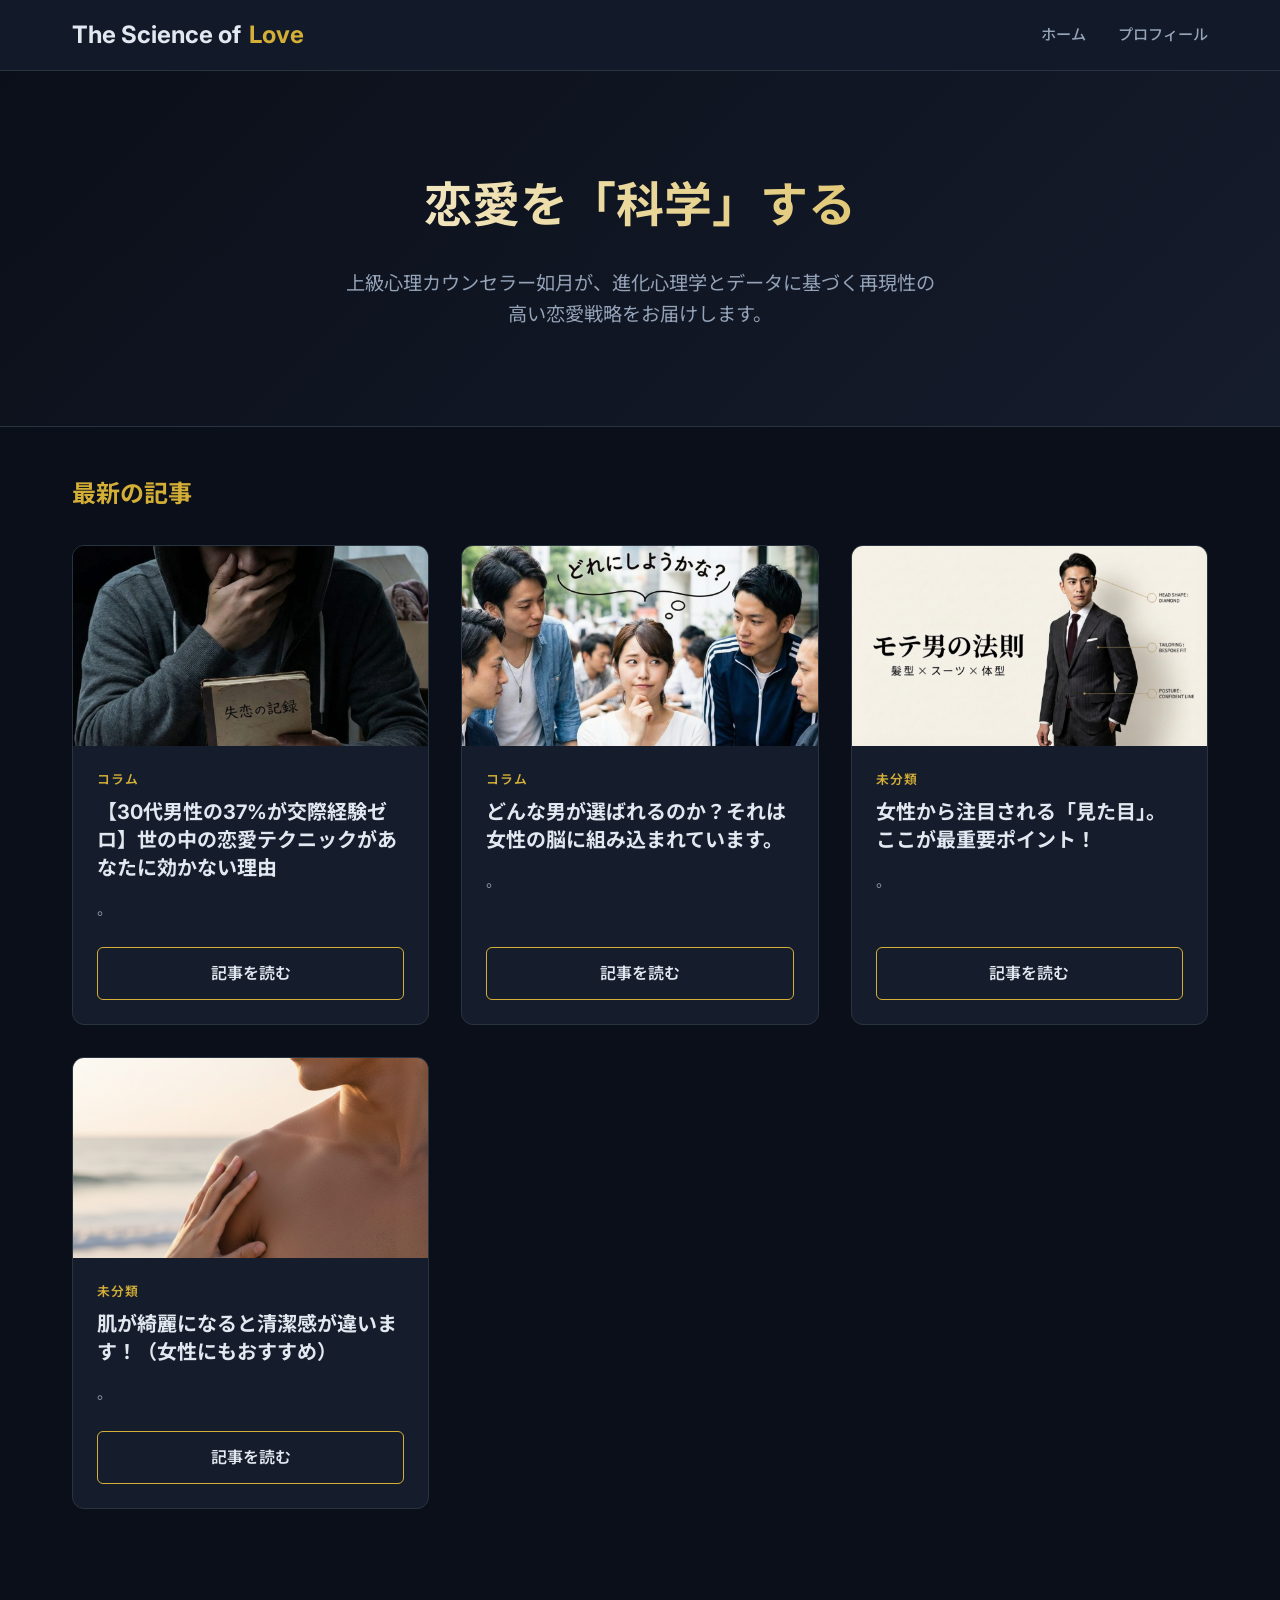
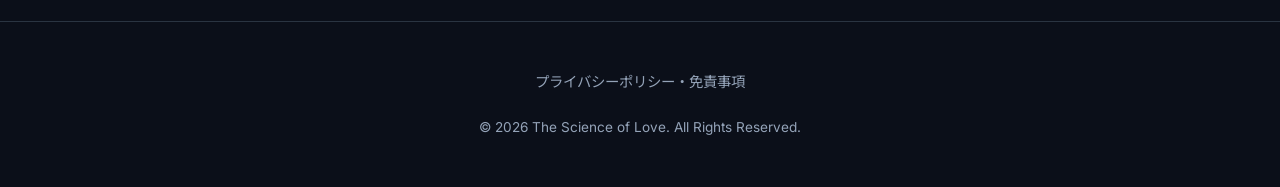
<file: index.html>
<!DOCTYPE html>
<html lang='ja'>
<head>
<meta charset='UTF-8'>
<meta name='viewport' content='width=device-width, initial-scale=1.0'>
<title>ホーム | The Science of Love</title>
<meta name='description' content='科学と心理学に基づく恋愛戦略。上級心理カウンセラー如月が解説します。'>
<link rel='canonical' href='https://dummy-user.github.io/love-blog/index.html'>
<meta property='og:title' content='ホーム | The Science of Love'>
<meta property='og:description' content='科学と心理学に基づく恋愛戦略。上級心理カウンセラー如月が解説します。'>
<meta property='og:url' content='https://dummy-user.github.io/love-blog/index.html'>
<meta property='og:type' content='website'>
<meta property='og:site_name' content='The Science of Love'>
<link rel='stylesheet' href='assets/css/style.css'>
</head>
<body>
<header><div class='nav-container'><a href='index.html' class='logo'>The Science of <span>Love</span></a><ul class='nav-links'><li><a href='index.html'>ホーム</a></li><li><a href='about.html'>プロフィール</a></li></ul></div></header>
<section class='hero'><h1>恋愛を「科学」する</h1><p>上級心理カウンセラー如月が、進化心理学とデータに基づく再現性の高い恋愛戦略をお届けします。</p></section><main class='container'><h2 style='margin-bottom: 2rem; color: var(--accent-gold);'>最新の記事</h2><div class='grid'><div class='card'><div class='card-image'><img src='assets/images/colum1.jpeg' alt='eye-catch'></div><div class='card-content'><div class='card-category'>コラム</div><h2>【30代男性の37%が交際経験ゼロ】世の中の恋愛テクニックがあなたに効かない理由</h2><p>。</p><a href='colum1.html' class='btn'>記事を読む</a></div></div><div class='card'><div class='card-image'><img src='assets/images/colum2.jpeg' alt='eye-catch'></div><div class='card-content'><div class='card-category'>コラム</div><h2>どんな男が選ばれるのか？それは女性の脳に組み込まれています。</h2><p>。</p><a href='colum2.html' class='btn'>記事を読む</a></div></div><div class='card'><div class='card-image'><img src='assets/images/colum4.png' alt='eye-catch'></div><div class='card-content'><div class='card-category'>未分類</div><h2>女性から注目される「見た目」。ここが最重要ポイント！</h2><p>。</p><a href='colum4.html' class='btn'>記事を読む</a></div></div><div class='card'><div class='card-image'><img src='assets/images/colum3.png' alt='eye-catch'></div><div class='card-content'><div class='card-category'>未分類</div><h2>肌が綺麗になると清潔感が違います！（女性にもおすすめ）</h2><p>。</p><a href='colum3.html' class='btn'>記事を読む</a></div></div></div></main><footer><div class='footer-links'><a href='privacy.html'>プライバシーポリシー・免責事項</a></div><p class='copyright'>&copy; 2026 The Science of Love. All Rights Reserved.</p></footer></body></html>
</file>
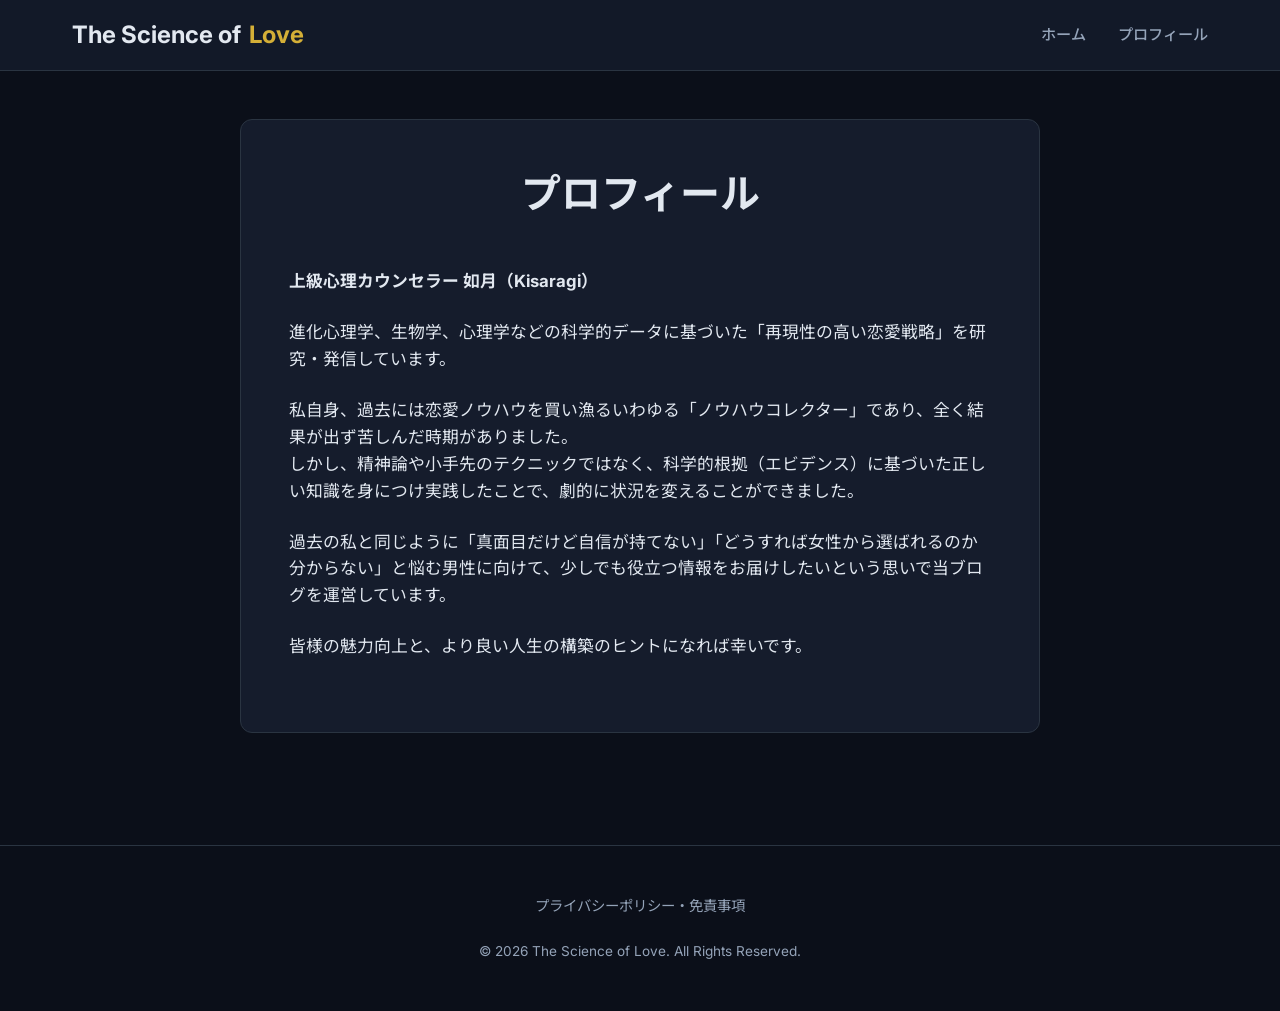
<file: about.html>
<!DOCTYPE html>
<html lang='ja'>
<head>
<meta charset='UTF-8'>
<meta name='viewport' content='width=device-width, initial-scale=1.0'>
<title>プロフィール | The Science of Love</title>
<meta name='description' content='上級心理カウンセラー如月のプロフィールページです。'>
<link rel='stylesheet' href='assets/css/style.css'>
</head>
<body>
<header><div class='nav-container'><a href='index.html' class='logo'>The Science of <span>Love</span></a><ul class='nav-links'><li><a href='index.html'>ホーム</a></li><li><a href='about.html'>プロフィール</a></li></ul></div></header>
<main class='container'>
  <article class='article-content'>
    <div class='article-header'>
      <h1>プロフィール</h1>
    </div>
    <p><strong>上級心理カウンセラー 如月（Kisaragi）</strong></p>
    <p>進化心理学、生物学、心理学などの科学的データに基づいた「再現性の高い恋愛戦略」を研究・発信しています。</p>
    <p>私自身、過去には恋愛ノウハウを買い漁るいわゆる「ノウハウコレクター」であり、全く結果が出ず苦しんだ時期がありました。<br>
    しかし、精神論や小手先のテクニックではなく、科学的根拠（エビデンス）に基づいた正しい知識を身につけ実践したことで、劇的に状況を変えることができました。</p>
    <p>過去の私と同じように「真面目だけど自信が持てない」「どうすれば女性から選ばれるのか分からない」と悩む男性に向けて、少しでも役立つ情報をお届けしたいという思いで当ブログを運営しています。</p>
    <p>皆様の魅力向上と、より良い人生の構築のヒントになれば幸いです。</p>
  </article>
</main>
<footer><div class='footer-links'><a href='privacy.html'>プライバシーポリシー・免責事項</a></div><p class='copyright'>&copy; 2026 The Science of Love. All Rights Reserved.</p></footer>
</body>
</html>
</file>
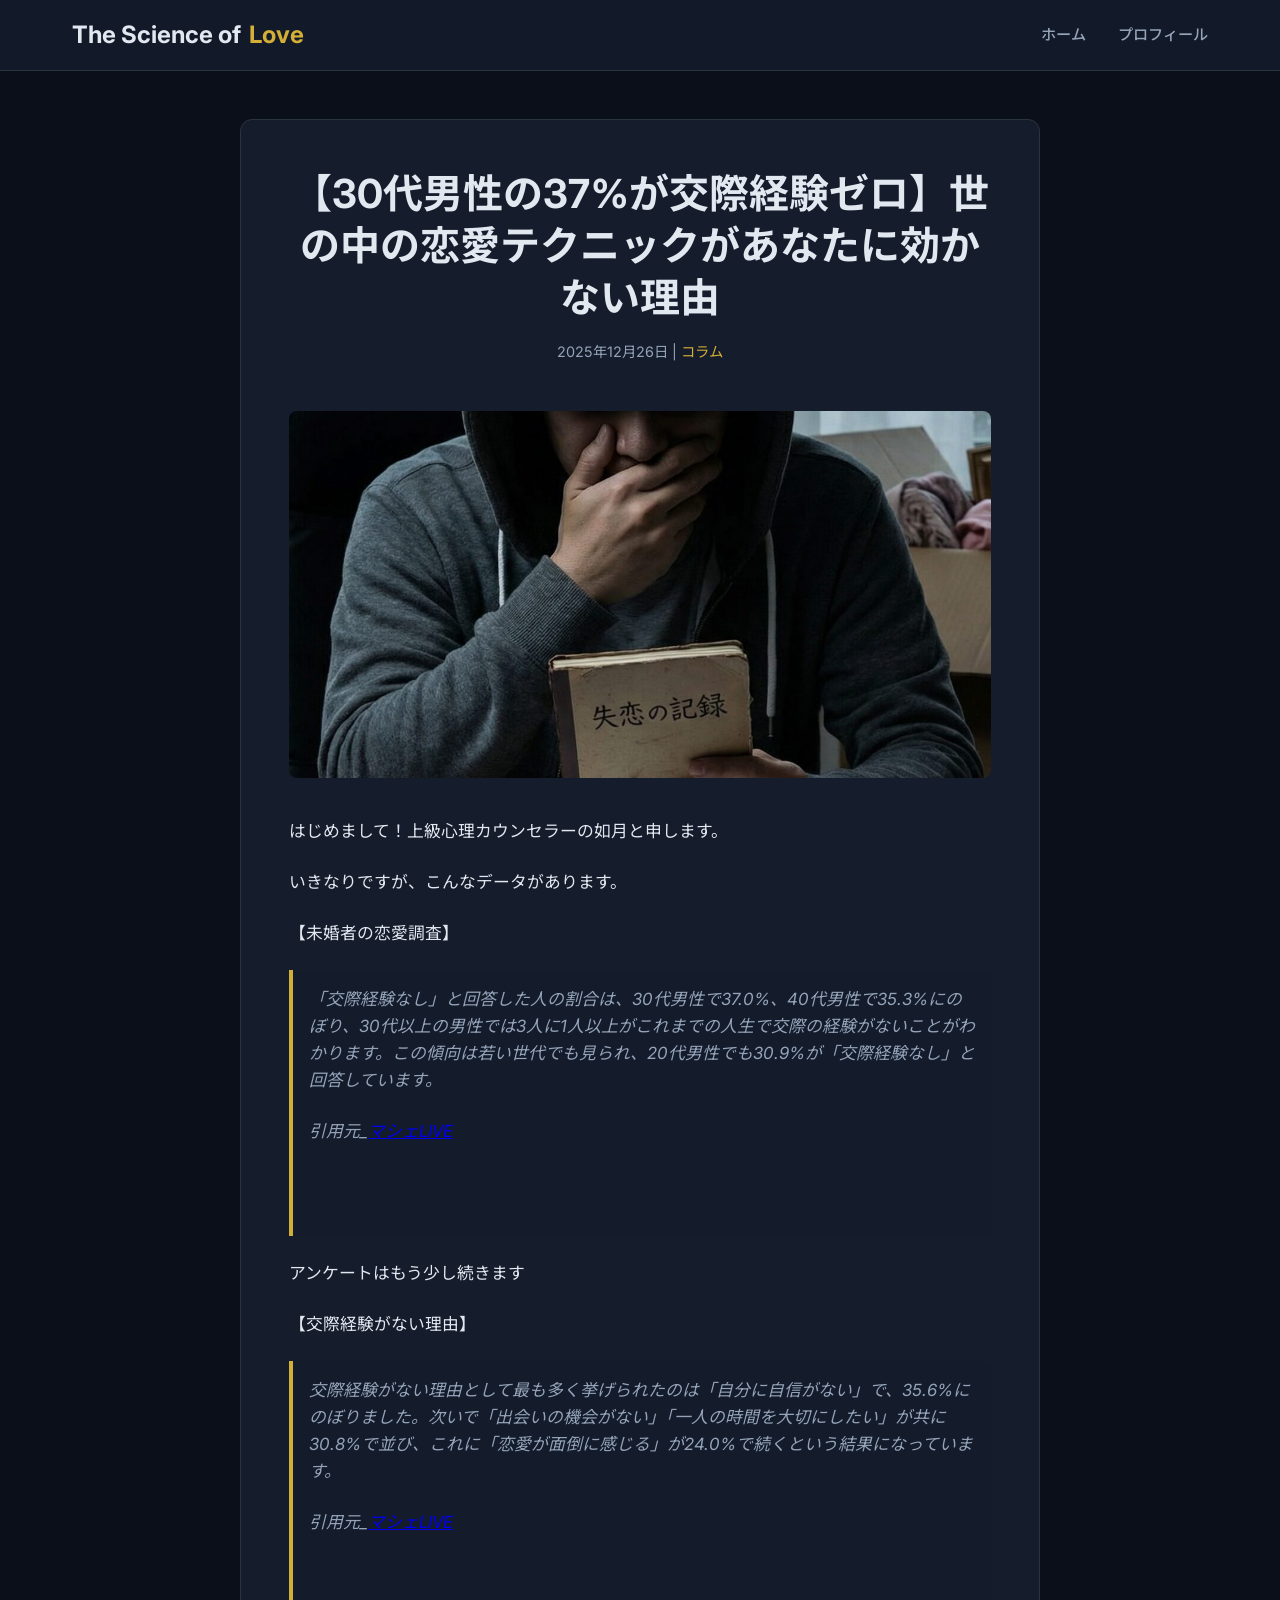
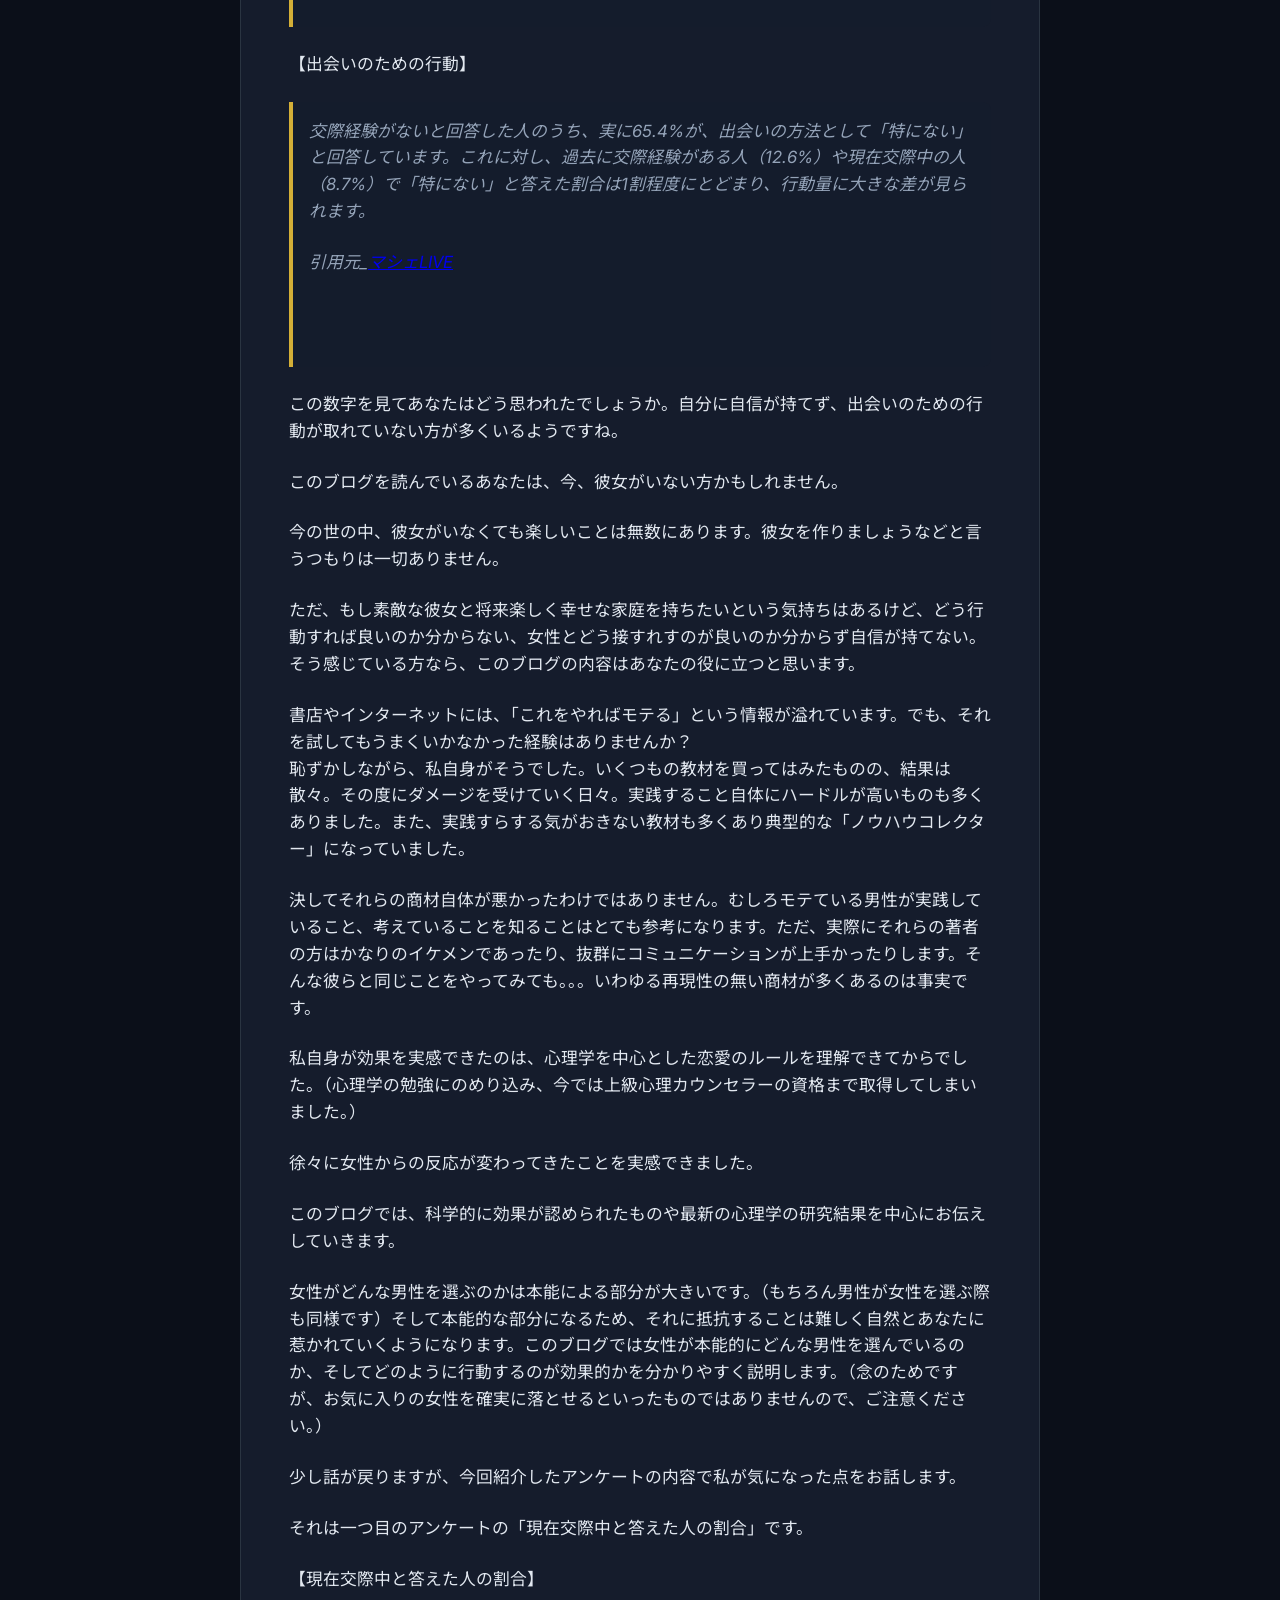
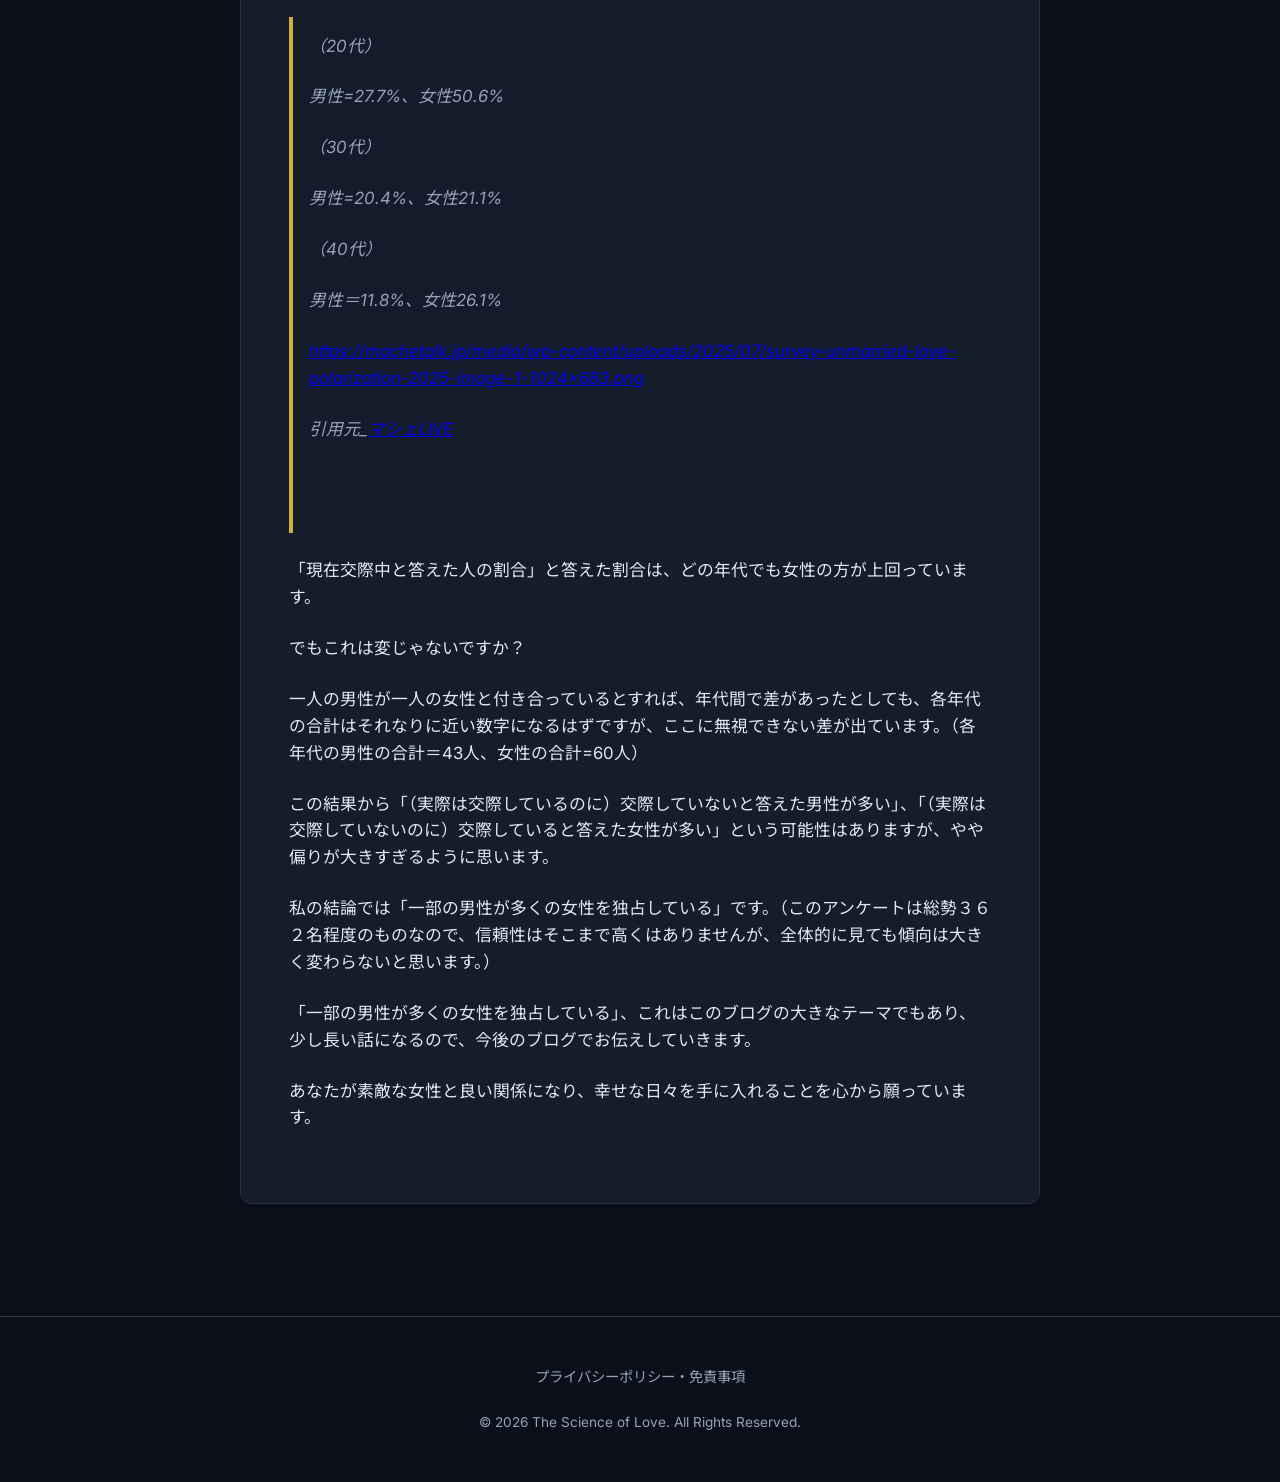
<file: colum1.html>
<!DOCTYPE html>
<html lang='ja'>
<head>
<meta charset='UTF-8'>
<meta name='viewport' content='width=device-width, initial-scale=1.0'>
<title>【30代男性の37%が交際経験ゼロ】世の中の恋愛テクニックがあなたに効かない理由 | The Science of Love</title>
<meta name='description' content='。'>
<link rel='canonical' href='https://dummy-user.github.io/love-blog/colum1.html'>
<meta property='og:title' content='【30代男性の37%が交際経験ゼロ】世の中の恋愛テクニックがあなたに効かない理由 | The Science of Love'>
<meta property='og:description' content='。'>
<meta property='og:url' content='https://dummy-user.github.io/love-blog/colum1.html'>
<meta property='og:type' content='article'>
<meta property='og:site_name' content='The Science of Love'>
<link rel='stylesheet' href='assets/css/style.css'>
</head>
<body>
<header><div class='nav-container'><a href='index.html' class='logo'>The Science of <span>Love</span></a><ul class='nav-links'><li><a href='index.html'>ホーム</a></li><li><a href='about.html'>プロフィール</a></li></ul></div></header>
<main class='container'><article class='article-content'><div class='article-header'><h1>【30代男性の37%が交際経験ゼロ】世の中の恋愛テクニックがあなたに効かない理由</h1><div class='article-meta'>2025年12月26日 | <span style='color: var(--accent-gold);'>コラム</span></div></div><img src='assets/images/colum1.jpeg' class='eye-catch'>
<p>はじめまして！上級心理カウンセラーの如月と申します。</p>



<p>いきなりですが、こんなデータがあります。</p>



<p>【未婚者の恋愛調査】<br></p>



<blockquote class="wp-block-quote">
<p>「交際経験なし」と回答した人の割合は、30代男性で37.0%、40代男性で35.3%にのぼり、30代以上の男性では3人に1人以上がこれまでの人生で交際の経験がないことがわかります。この傾向は若い世代でも見られ、20代男性でも30.9%が「交際経験なし」と回答しています。</p>



<p></p>



<p>引用元_<a href="https://machetalk.jp/media/survey-unmarried-love-polarization-2025/#:~:text=%E3%80%8C%E4%BA%A4%E9%9A%9B%E7%B5%8C%E9%A8%93%E3%81%AA%E3%81%97%E3%80%8D%E3%81%A8%E5%9B%9E%E7%AD%94%E3%81%97%E3%81%9F%E4%BA%BA%E3%81%AE%E5%89%B2%E5%90%88%E3%81%AF%E3%80%8130%E4%BB%A3%E7%94%B7%E6%80%A7%E3%81%A737.0%25%E3%80%8140%E4%BB%A3%E7%94%B7%E6%80%A7%E3%81%A735.3%25%E3%81%AB%E3%81%AE%E3%81%BC%E3%82%8A%E3%80%8130%E4%BB%A3%E4%BB%A5%E4%B8%8A%E3%81%AE%E7%94%B7%E6%80%A7%E3%81%A7%E3%81%AF3%E4%BA%BA%E3%81%AB1%E4%BA%BA%E4%BB%A5%E4%B8%8A%E3%81%8C%E3%81%93%E3%82%8C%E3%81%BE%E3%81%A7%E3%81%AE%E4%BA%BA%E7%94%9F%E3%81%A7%E4%BA%A4%E9%9A%9B%E3%81%AE%E7%B5%8C%E9%A8%93%E3%81%8C%E3%81%AA%E3%81%84%E3%81%93%E3%81%A8%E3%81%8C%E3%82%8F%E3%81%8B%E3%82%8A%E3%81%BE%E3%81%99%E3%80%82%E3%81%93%E3%81%AE%E5%82%BE%E5%90%91%E3%81%AF%E8%8B%A5%E3%81%84%E4%B8%96%E4%BB%A3%E3%81%A7%E3%82%82%E8%A6%8B%E3%82%89%E3%82%8C%E3%80%8120%E4%BB%A3%E7%94%B7%E6%80%A7%E3%81%A7%E3%82%8230.9%25%E3%81%8C%E3%80%8C%E4%BA%A4%E9%9A%9B%E7%B5%8C%E9%A8%93%E3%81%AA%E3%81%97%E3%80%8D%E3%81%A8%E5%9B%9E%E7%AD%94%E3%81%97%E3%81%A6%E3%81%84%E3%81%BE%E3%81%99%E3%80%820years%20of%20follow%20up%20compared%20to%20non%2Dbook%20readers." target="_blank" rel="noreferrer noopener">マシェLIVE</a></p>



<p>　</p>
</blockquote>



<p>アンケートはもう少し続きます</p>



<p>【交際経験がない理由】<br></p>



<blockquote class="wp-block-quote">
<p>交際経験がない理由として最も多く挙げられたのは「自分に自信がない」で、35.6%にのぼりました。次いで「出会いの機会がない」「一人の時間を大切にしたい」が共に30.8%で並び、これに「恋愛が面倒に感じる」が24.0%で続くという結果になっています。</p>



<p></p>



<p>引用元_<a href="https://machetalk.jp/media/survey-unmarried-love-polarization-2025/#:~:text=%E4%BA%A4%E9%9A%9B%E7%B5%8C%E9%A8%93%E3%81%8C%E3%81%AA%E3%81%84%E7%90%86%E7%94%B1%E3%81%A8%E3%81%97%E3%81%A6%E6%9C%80%E3%82%82%E5%A4%9A%E3%81%8F%E6%8C%99%E3%81%92%E3%82%89%E3%82%8C%E3%81%9F%E3%81%AE%E3%81%AF%E3%80%8C%E8%87%AA%E5%88%86%E3%81%AB%E8%87%AA%E4%BF%A1%E3%81%8C%E3%81%AA%E3%81%84%E3%80%8D%E3%81%A7%E3%80%8135.6%25%E3%81%AB%E3%81%AE%E3%81%BC%E3%82%8A%E3%81%BE%E3%81%97%E3%81%9F%E3%80%82%E6%AC%A1%E3%81%84%E3%81%A7%E3%80%8C%E5%87%BA%E4%BC%9A%E3%81%84%E3%81%AE%E6%A9%9F%E4%BC%9A%E3%81%8C%E3%81%AA%E3%81%84%E3%80%8D%E3%80%8C%E4%B8%80%E4%BA%BA%E3%81%AE%E6%99%82%E9%96%93%E3%82%92%E5%A4%A7%E5%88%87%E3%81%AB%E3%81%97%E3%81%9F%E3%81%84%E3%80%8D%E3%81%8C%E5%85%B1%E3%81%AB30.8%25%E3%81%A7%E4%B8%A6%E3%81%B3%E3%80%81%E3%81%93%E3%82%8C%E3%81%AB%E3%80%8C%E6%81%8B%E6%84%9B%E3%81%8C%E9%9D%A2%E5%80%92%E3%81%AB%E6%84%9F%E3%81%98%E3%82%8B%E3%80%8D%E3%81%8C24.0%25%E3%81%A7%E7%B6%9A%E3%81%8F%E3%81%A8%E3%81%84%E3%81%86%E7%B5%90%E6%9E%9C%E3%81%AB%E3%81%AA%E3%81%A3%E3%81%A6%E3%81%84%E3%81%BE%E3%81%99%E3%80%82" target="_blank" rel="noreferrer noopener">マシェLIVE</a></p>



<p>　</p>
</blockquote>



<p>【出会いのための行動】<br></p>



<blockquote class="wp-block-quote">
<p>交際経験がないと回答した人のうち、実に65.4%が、出会いの方法として「特にない」と回答しています。これに対し、過去に交際経験がある人（12.6%）や現在交際中の人（8.7%）で「特にない」と答えた割合は1割程度にとどまり、行動量に大きな差が見られます。</p>



<p></p>



<p>引用元_<a href="https://machetalk.jp/media/survey-unmarried-love-polarization-2025/#:~:text=%E4%BA%A4%E9%9A%9B%E7%B5%8C%E9%A8%93%E3%81%8C%E3%81%AA%E3%81%84%E3%81%A8%E5%9B%9E%E7%AD%94%E3%81%97%E3%81%9F%E4%BA%BA%E3%81%AE%E3%81%86%E3%81%A1%E3%80%81%E5%AE%9F%E3%81%AB65.4%25%E3%81%8C%E3%80%81%E5%87%BA%E4%BC%9A%E3%81%84%E3%81%AE%E6%96%B9%E6%B3%95%E3%81%A8%E3%81%97%E3%81%A6%E3%80%8C%E7%89%B9%E3%81%AB%E3%81%AA%E3%81%84%E3%80%8D%E3%81%A8%E5%9B%9E%E7%AD%94%E3%81%97%E3%81%A6%E3%81%84%E3%81%BE%E3%81%99%E3%80%82%E3%81%93%E3%82%8C%E3%81%AB%E5%AF%BE%E3%81%97%E3%80%81%E9%81%8E%E5%8E%BB%E3%81%AB%E4%BA%A4%E9%9A%9B%E7%B5%8C%E9%A8%93%E3%81%8C%E3%81%82%E3%82%8B%E4%BA%BA%EF%BC%8812.6%25%EF%BC%89%E3%82%84%E7%8F%BE%E5%9C%A8%E4%BA%A4%E9%9A%9B%E4%B8%AD%E3%81%AE%E4%BA%BA%EF%BC%888.7%25%EF%BC%89%E3%81%A7%E3%80%8C%E7%89%B9%E3%81%AB%E3%81%AA%E3%81%84%E3%80%8D%E3%81%A8%E7%AD%94%E3%81%88%E3%81%9F%E5%89%B2%E5%90%88%E3%81%AF1%E5%89%B2%E7%A8%8B%E5%BA%A6%E3%81%AB%E3%81%A8%E3%81%A9%E3%81%BE%E3%82%8A%E3%80%81%E8%A1%8C%E5%8B%95%E9%87%8F%E3%81%AB%E5%A4%A7%E3%81%8D%E3%81%AA%E5%B7%AE%E3%81%8C%E8%A6%8B%E3%82%89%E3%82%8C%E3%81%BE%E3%81%99%E3%80%82" target="_blank" rel="noreferrer noopener">マシェLIVE</a></p>



<p>　</p>
</blockquote>



<p></p>



<p>この数字を見てあなたはどう思われたでしょうか。自分に自信が持てず、出会いのための行動が取れていない方が多くいるようですね。</p>



<p>このブログを読んでいるあなたは、今、彼女がいない方かもしれません。</p>



<p>今の世の中、彼女がいなくても楽しいことは無数にあります。彼女を作りましょうなどと言うつもりは一切ありません。</p>



<p>ただ、もし素敵な彼女と将来楽しく幸せな家庭を持ちたいという気持ちはあるけど、どう行動すれば良いのか分からない、女性とどう接すれすのが良いのか分からず自信が持てない。そう感じている方なら、このブログの内容はあなたの役に立つと思います。</p>



<p>書店やインターネットには、「これをやればモテる」という情報が溢れています。でも、それを試してもうまくいかなかった経験はありませんか？<br>恥ずかしながら、私自身がそうでした。いくつもの教材を買ってはみたものの、結果は散々。その度にダメージを受けていく日々。実践すること自体にハードルが高いものも多くありました。また、実践すらする気がおきない教材も多くあり典型的な「ノウハウコレクター」になっていました。</p>



<p>決してそれらの商材自体が悪かったわけではありません。むしろモテている男性が実践していること、考えていることを知ることはとても参考になります。ただ、実際にそれらの著者の方はかなりのイケメンであったり、抜群にコミュニケーションが上手かったりします。そんな彼らと同じことをやってみても。。。いわゆる再現性の無い商材が多くあるのは事実です。</p>



<p>私自身が効果を実感できたのは、心理学を中心とした恋愛のルールを理解できてからでした。（心理学の勉強にのめり込み、今では上級心理カウンセラーの資格まで取得してしまいました。）</p>



<p>徐々に女性からの反応が変わってきたことを実感できました。</p>



<p>このブログでは、科学的に効果が認められたものや最新の心理学の研究結果を中心にお伝えしていきます。</p>



<p>女性がどんな男性を選ぶのかは本能による部分が大きいです。（もちろん男性が女性を選ぶ際も同様です）そして本能的な部分になるため、それに抵抗することは難しく自然とあなたに惹かれていくようになります。このブログでは女性が本能的にどんな男性を選んでいるのか、そしてどのように行動するのが効果的かを分かりやすく説明します。（念のためですが、お気に入りの女性を確実に落とせるといったものではありませんので、ご注意ください。）</p>



<p>少し話が戻りますが、今回紹介したアンケートの内容で私が気になった点をお話します。</p>



<p>それは一つ目のアンケートの「現在交際中と答えた人の割合」です。</p>



<p>【現在交際中と答えた人の割合】<br></p>



<blockquote class="wp-block-quote">
<p>（20代）</p>



<p>男性=27.7%、女性50.6%</p>



<p>（30代）</p>



<p>男性=20.4%、女性21.1%</p>



<p>（40代）</p>



<p>男性＝11.8%、女性26.1%</p>



<p></p>



<p><a href="https://machetalk.jp/media/wp-content/uploads/2025/07/survey-unmarried-love-polarization-2025-image-1-1024x683.png">https://machetalk.jp/media/wp-content/uploads/2025/07/survey-unmarried-love-polarization-2025-image-1-1024x683.png</a></p>



<p></p>



<p>引用元_<a href="https://machetalk.jp/media/wp-content/uploads/2025/07/survey-unmarried-love-polarization-2025-image-1-1024x683.png" target="_blank" rel="noreferrer noopener">マシェLIVE</a></p>



<p>　</p>
</blockquote>



<p>「現在交際中と答えた人の割合」と答えた割合は、どの年代でも女性の方が上回っています。</p>



<p>でもこれは変じゃないですか？</p>



<p>一人の男性が一人の女性と付き合っているとすれば、年代間で差があったとしても、各年代の合計はそれなりに近い数字になるはずですが、ここに無視できない差が出ています。（各年代の男性の合計＝43人、女性の合計=60人）</p>



<p>この結果から「（実際は交際しているのに）交際していないと答えた男性が多い」、「（実際は交際していないのに）交際していると答えた女性が多い」という可能性はありますが、やや偏りが大きすぎるように思います。</p>



<p>私の結論では「一部の男性が多くの女性を独占している」です。（このアンケートは総勢３６２名程度のものなので、信頼性はそこまで高くはありませんが、全体的に見ても傾向は大きく変わらないと思います。）</p>



<p>「一部の男性が多くの女性を独占している」、これはこのブログの大きなテーマでもあり、少し長い話になるので、今後のブログでお伝えしていきます。</p>



<p>あなたが素敵な女性と良い関係になり、幸せな日々を手に入れることを心から願っています。</p>
</article></main><footer><div class='footer-links'><a href='privacy.html'>プライバシーポリシー・免責事項</a></div><p class='copyright'>&copy; 2026 The Science of Love. All Rights Reserved.</p></footer></body></html>
</file>
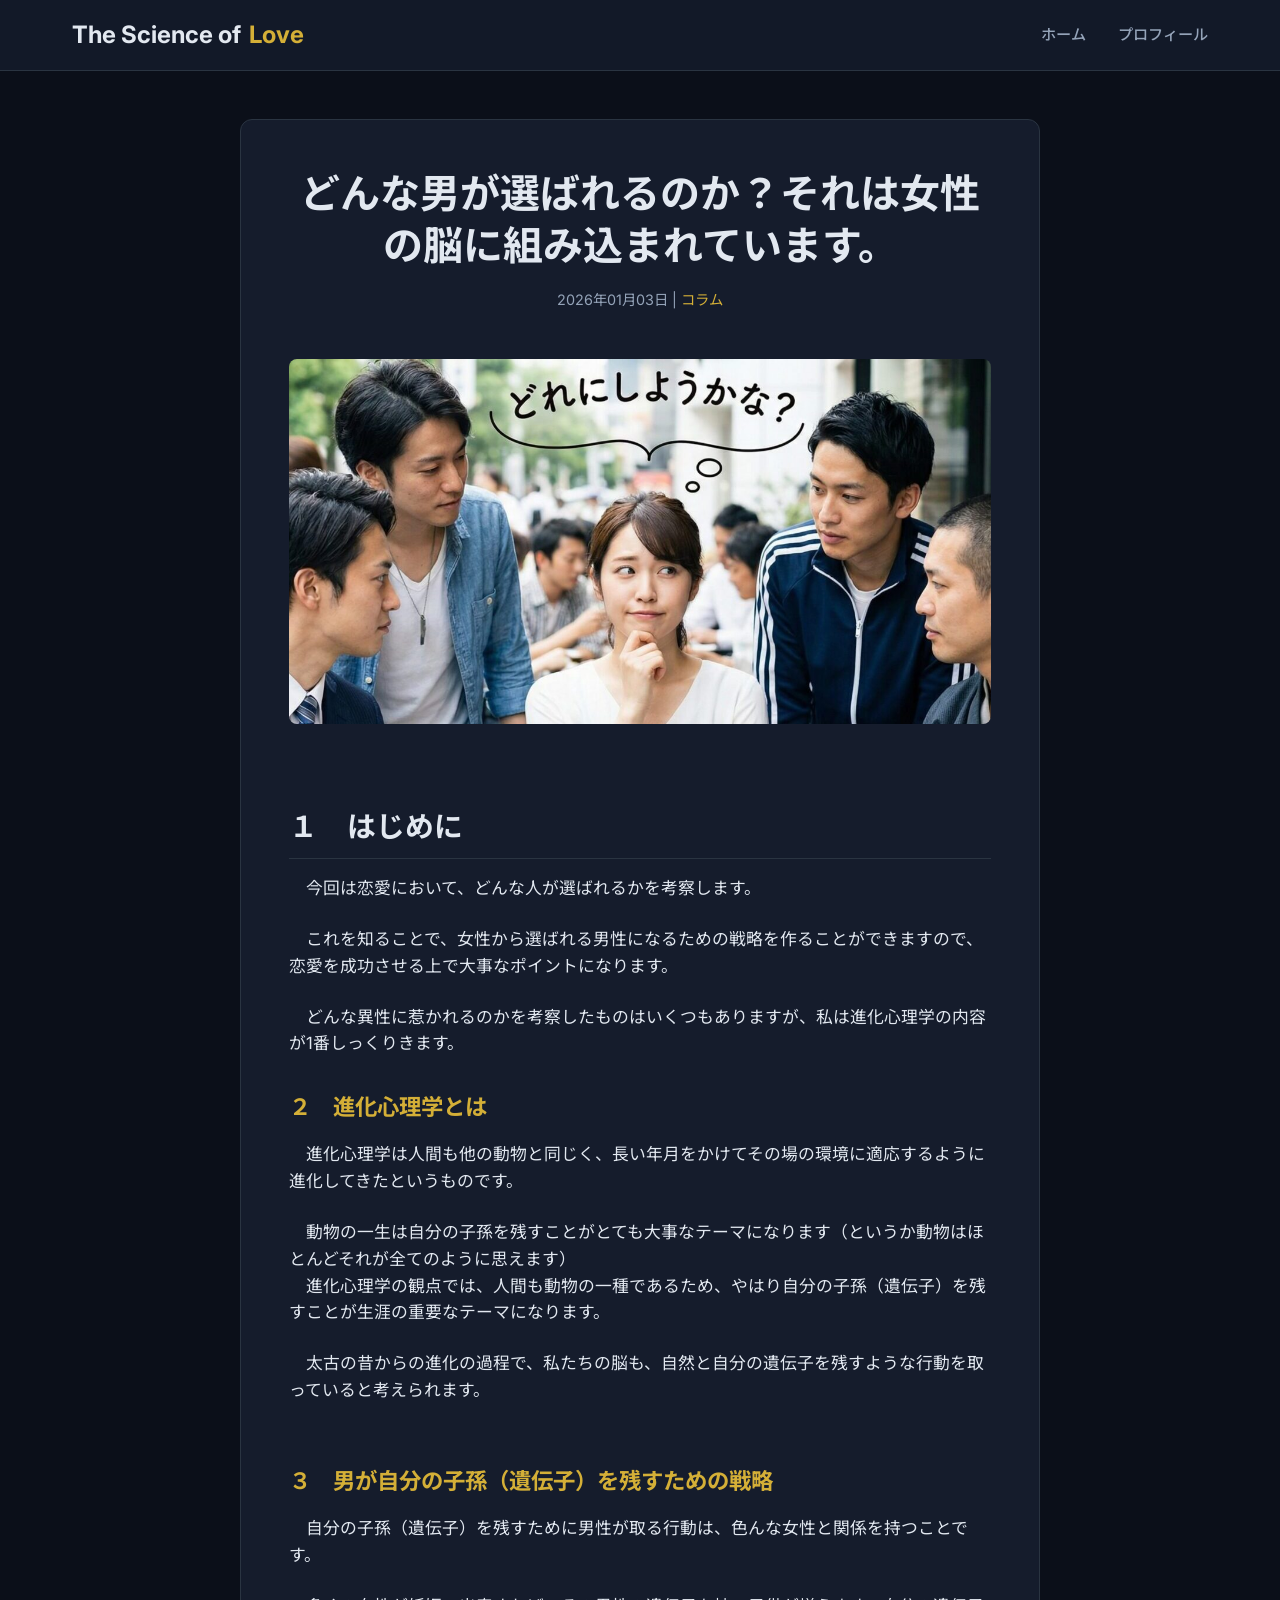
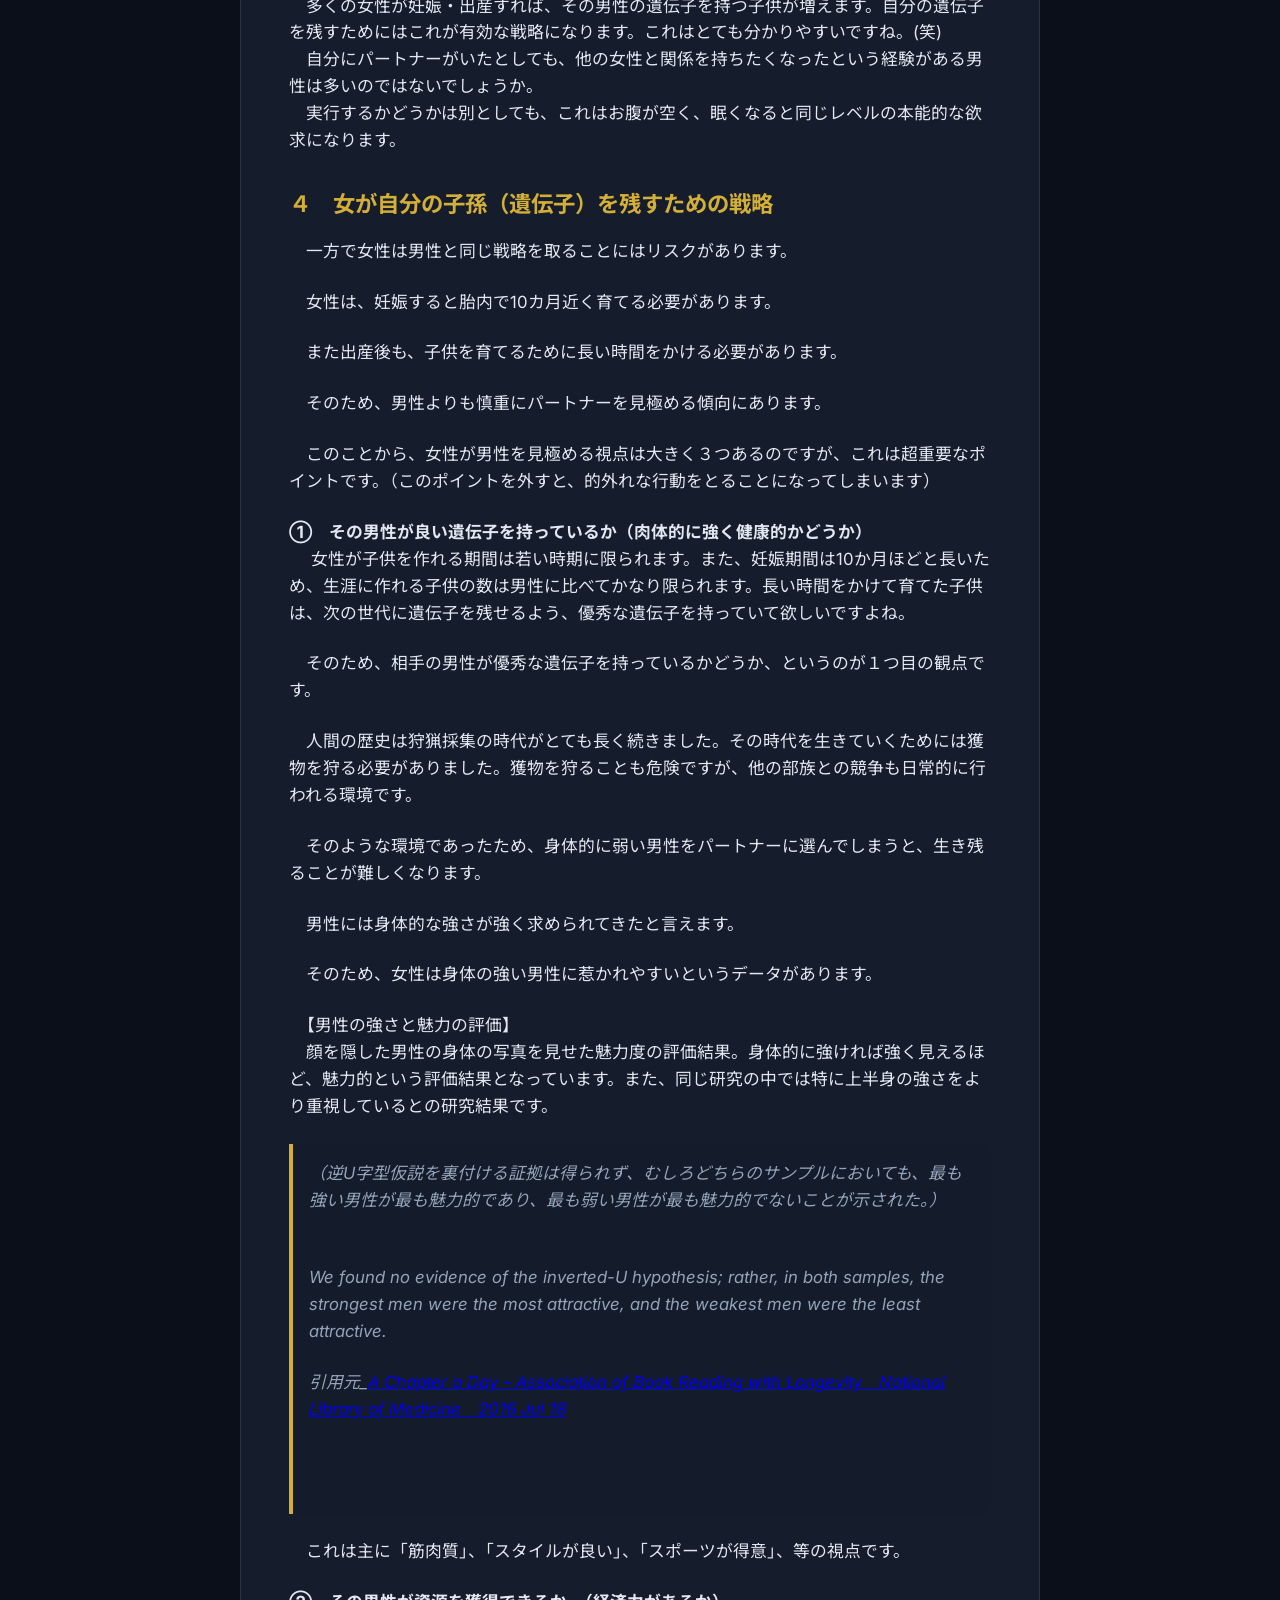
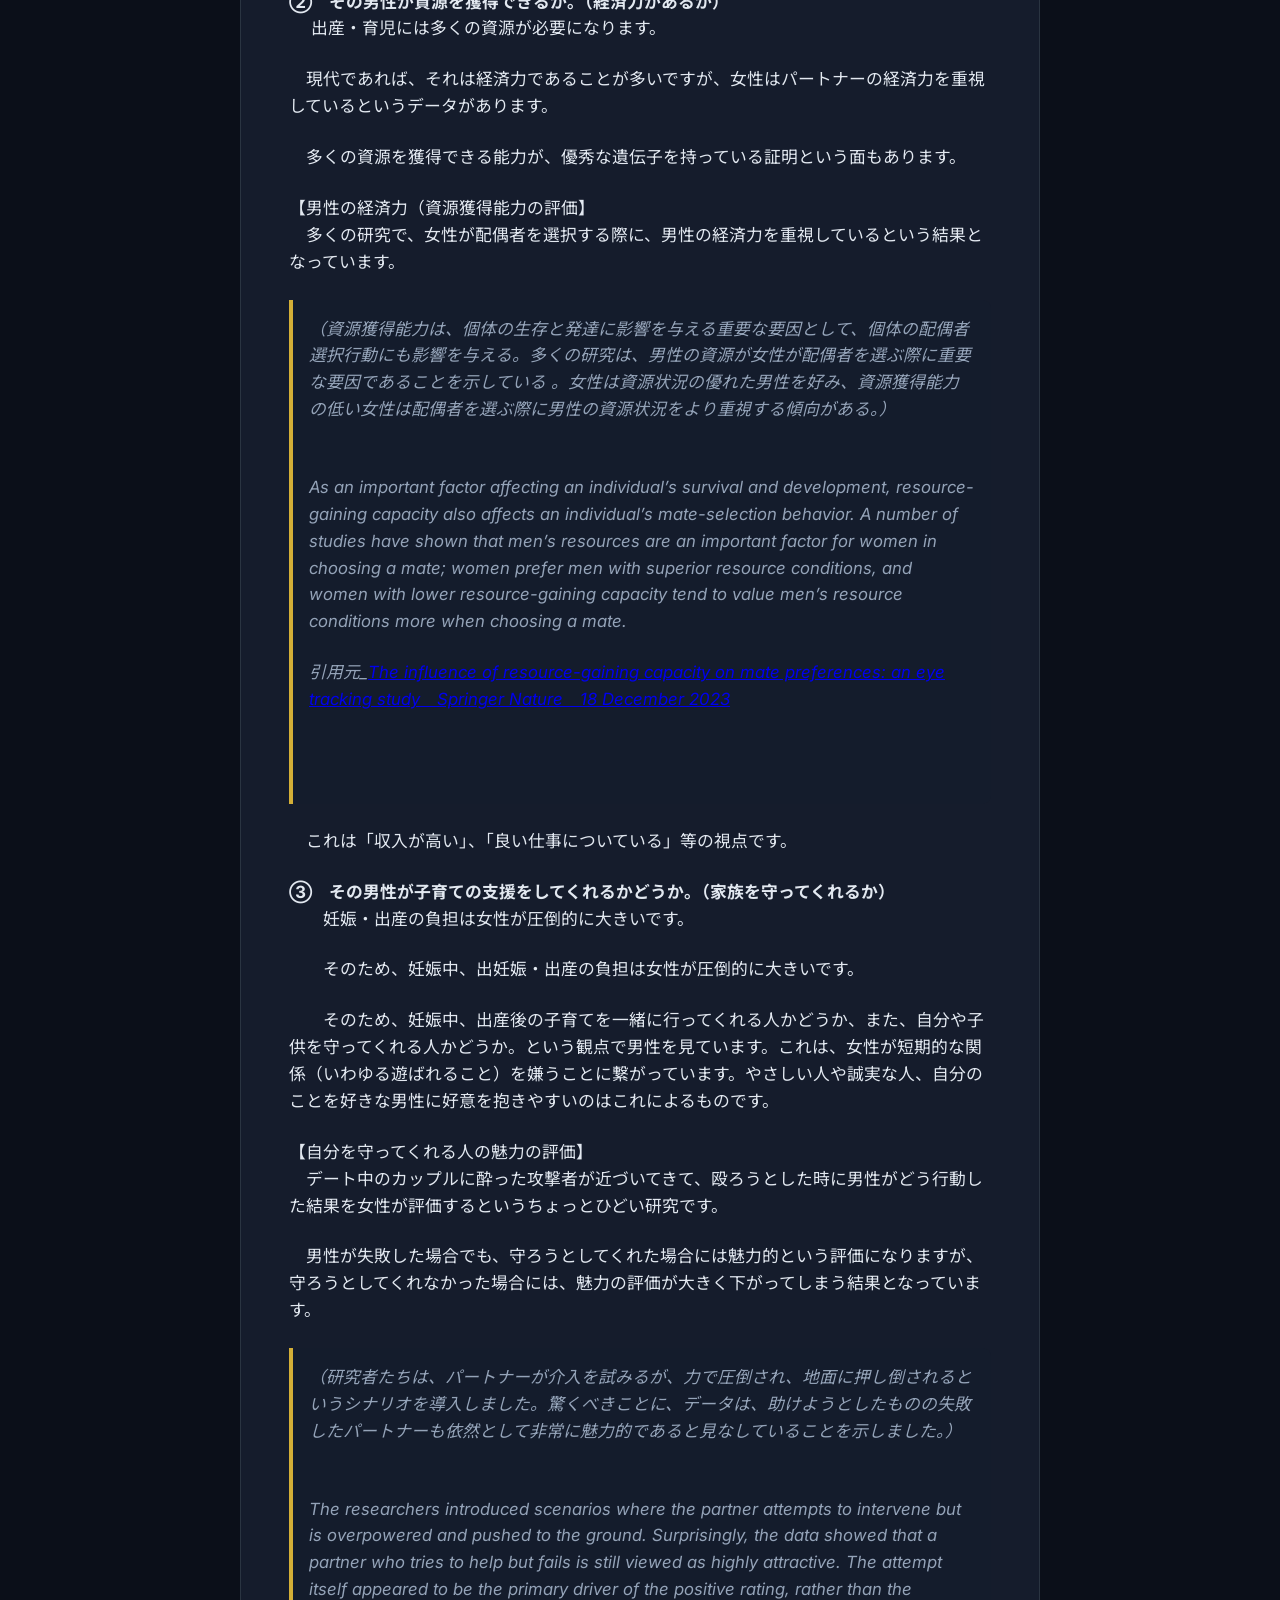
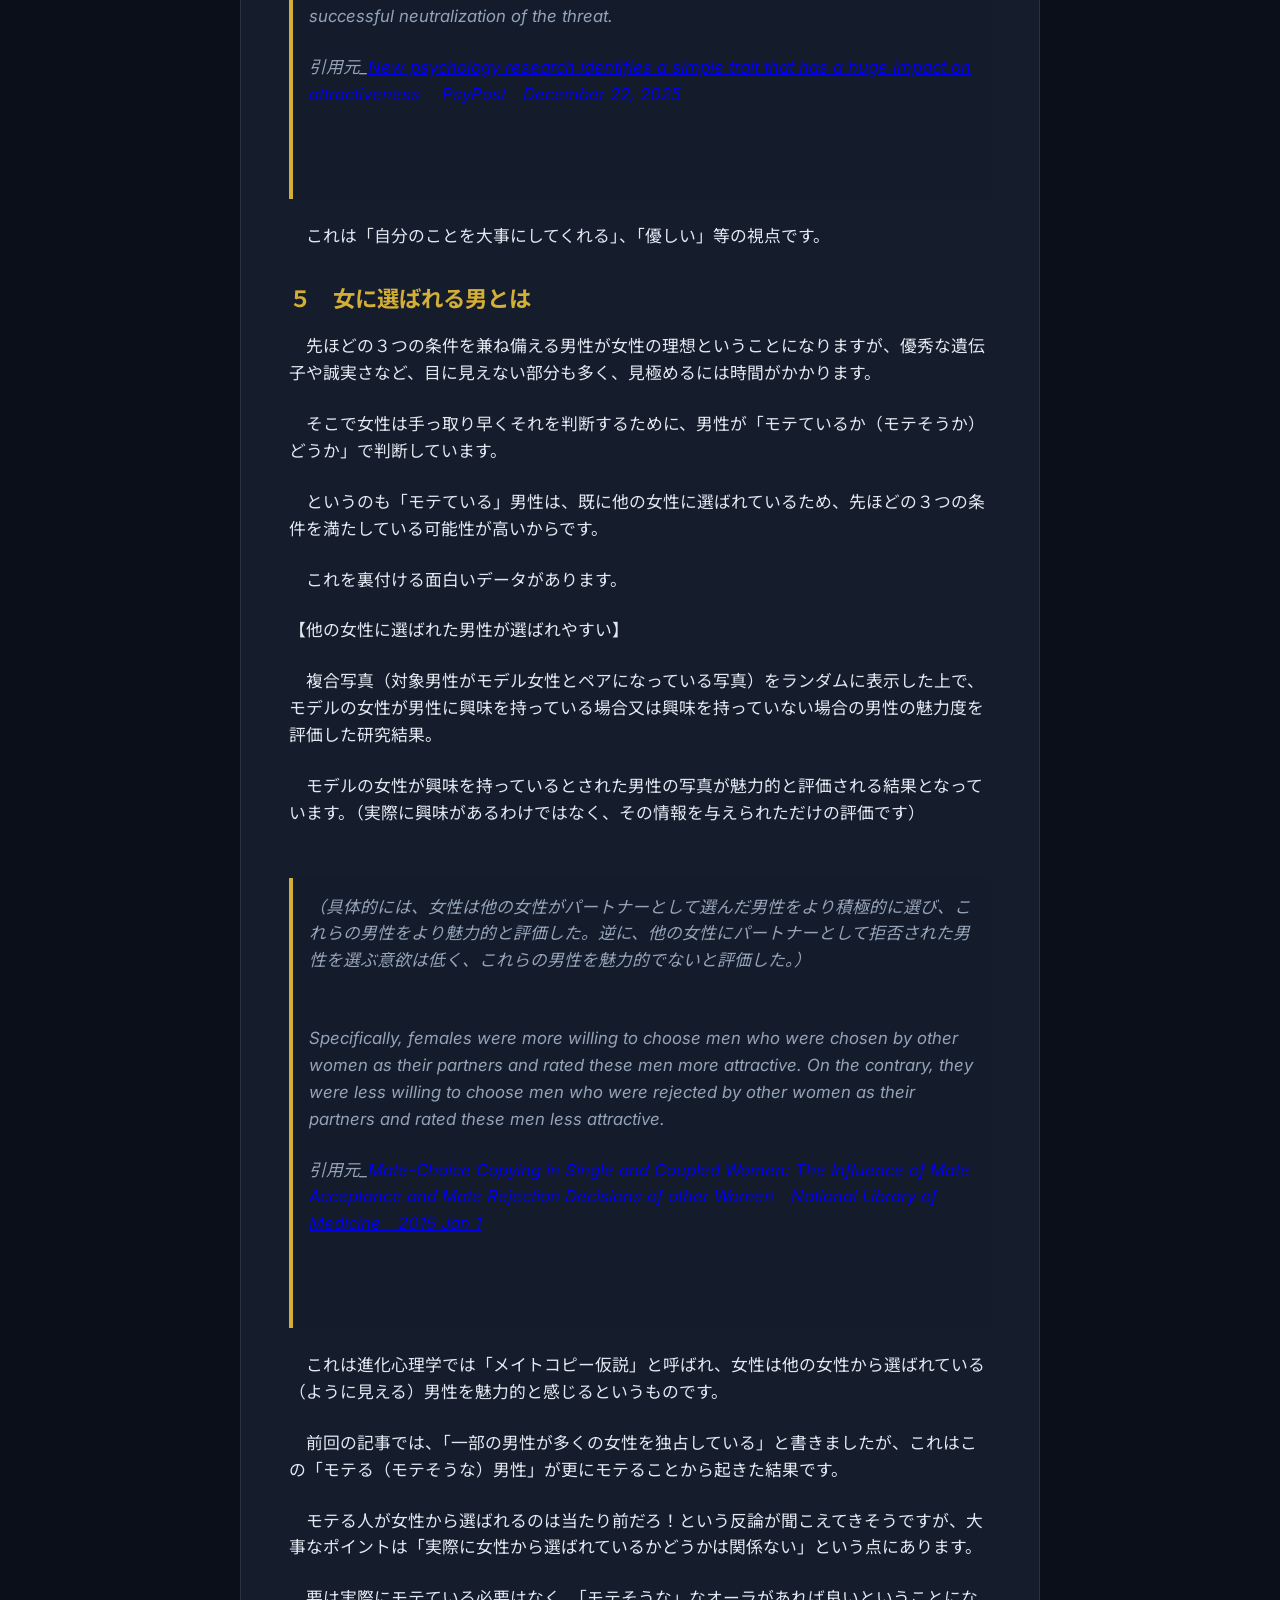
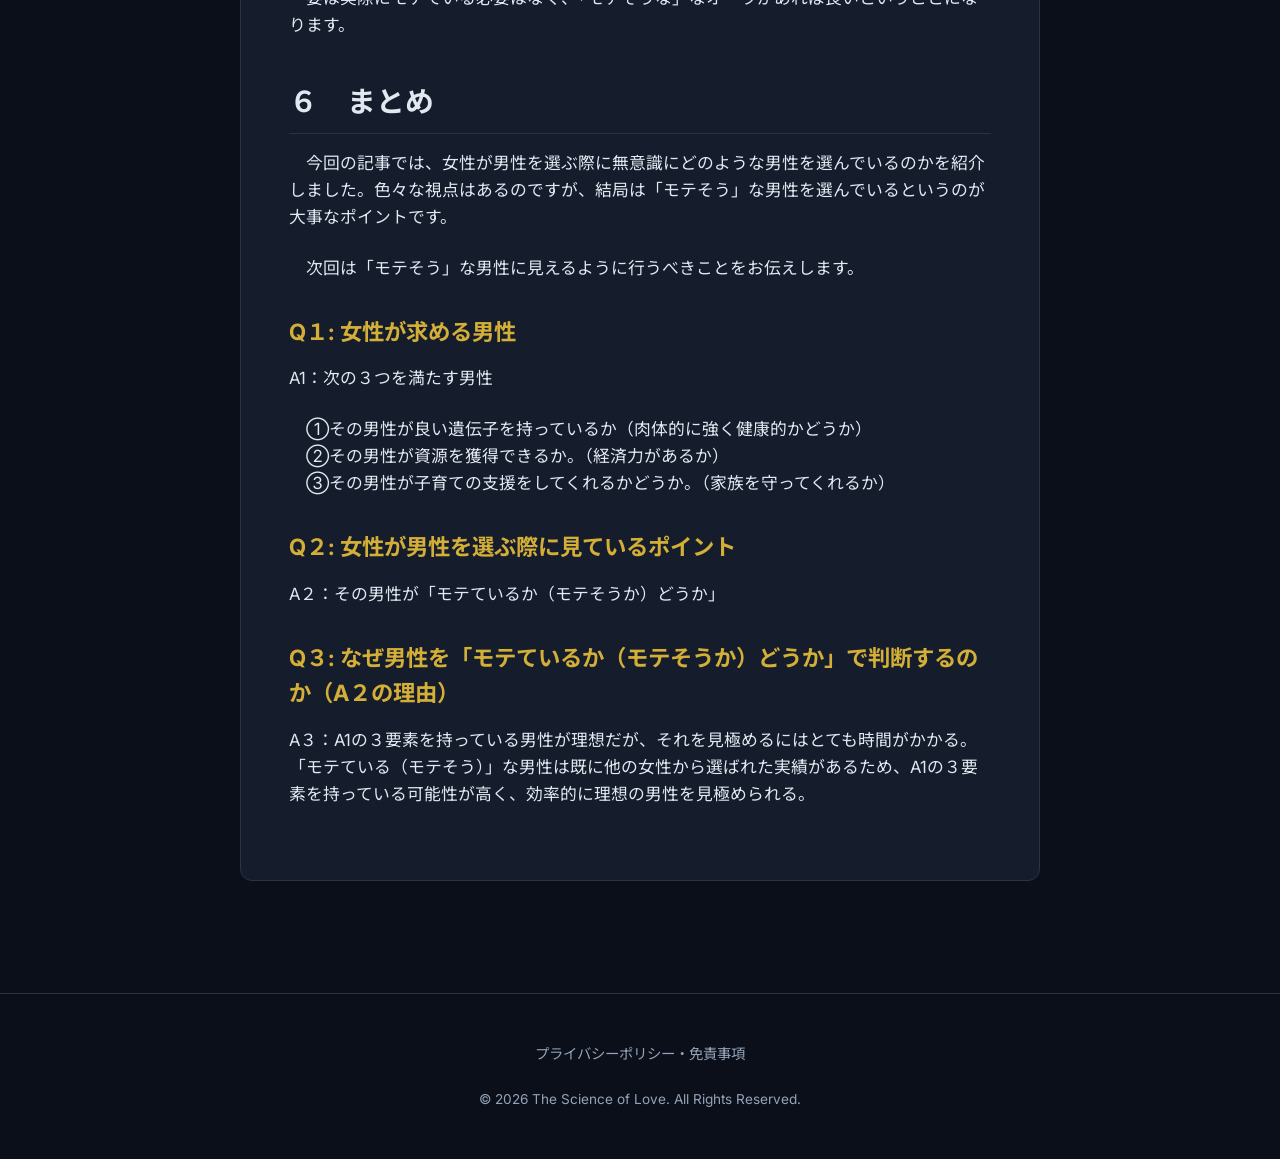
<file: colum2.html>
<!DOCTYPE html>
<html lang='ja'>
<head>
<meta charset='UTF-8'>
<meta name='viewport' content='width=device-width, initial-scale=1.0'>
<title>どんな男が選ばれるのか？それは女性の脳に組み込まれています。 | The Science of Love</title>
<meta name='description' content='。'>
<link rel='canonical' href='https://dummy-user.github.io/love-blog/colum2.html'>
<meta property='og:title' content='どんな男が選ばれるのか？それは女性の脳に組み込まれています。 | The Science of Love'>
<meta property='og:description' content='。'>
<meta property='og:url' content='https://dummy-user.github.io/love-blog/colum2.html'>
<meta property='og:type' content='article'>
<meta property='og:site_name' content='The Science of Love'>
<link rel='stylesheet' href='assets/css/style.css'>
</head>
<body>
<header><div class='nav-container'><a href='index.html' class='logo'>The Science of <span>Love</span></a><ul class='nav-links'><li><a href='index.html'>ホーム</a></li><li><a href='about.html'>プロフィール</a></li></ul></div></header>
<main class='container'><article class='article-content'><div class='article-header'><h1>どんな男が選ばれるのか？それは女性の脳に組み込まれています。</h1><div class='article-meta'>2026年01月03日 | <span style='color: var(--accent-gold);'>コラム</span></div></div><img src='assets/images/colum2.jpeg' class='eye-catch'>
<h2 class="wp-block-heading"><strong>１　</strong>はじめに</h2>



<p>　今回は恋愛において、どんな人が選ばれるかを考察します。</p>



<p>　これを知ることで、女性から選ばれる男性になるための戦略を作ることができますので、恋愛を成功させる上で大事なポイントになります。</p>



<p>　どんな異性に惹かれるのかを考察したものはいくつもありますが、私は進化心理学の内容が1番しっくりきます。</p>



<h3 class="wp-block-heading"><strong>２　進化心理学とは</strong></h3>



<p>　進化心理学は人間も他の動物と同じく、長い年月をかけてその場の環境に適応するように進化してきたというものです。</p>



<p>　動物の一生は自分の子孫を残すことがとても大事なテーマになります（というか動物はほとんどそれが全てのように思えます）<br>　進化心理学の観点では、人間も動物の一種であるため、やはり自分の子孫（遺伝子）を残すことが生涯の重要なテーマになります。</p>



<p>　太古の昔からの進化の過程で、私たちの脳も、自然と自分の遺伝子を残すような行動を取っていると考えられます。<br>　</p>



<h3 class="wp-block-heading"><strong>３　</strong>男が自分の子孫（遺伝子）を残すための戦略</h3>



<p>　自分の子孫（遺伝子）を残すために男性が取る行動は、色んな女性と関係を持つことです。</p>



<p>　多くの女性が妊娠・出産すれば、その男性の遺伝子を持つ子供が増えます。自分の遺伝子を残すためにはこれが有効な戦略になります。これはとても分かりやすいですね。(笑)　<br>　自分にパートナーがいたとしても、他の女性と関係を持ちたくなったという経験がある男性は多いのではないでしょうか。<br>　実行するかどうかは別としても、これはお腹が空く、眠くなると同じレベルの本能的な欲求になります。</p>



<h3 class="wp-block-heading"><strong>４　女が自分の子孫（遺伝子）を残すための戦略</strong></h3>



<p>　一方で女性は男性と同じ戦略を取ることにはリスクがあります。</p>



<p>　女性は、妊娠すると胎内で10カ月近く育てる必要があります。</p>



<p>　また出産後も、子供を育てるために長い時間をかける必要があります。</p>



<p>　そのため、男性よりも慎重にパートナーを見極める傾向にあります。</p>



<p>　このことから、女性が男性を見極める視点は大きく３つあるのですが、これは超重要なポイントです。（このポイントを外すと、的外れな行動をとることになってしまいます）</p>



<p></p>



<h4 class="wp-block-heading"><strong>①　その男性が</strong>良い遺伝子を持っているか（肉体的に強く健康的かどうか）</h4>



<p>　 女性が子供を作れる期間は若い時期に限られます。また、妊娠期間は10か月ほどと長いため、生涯に作れる子供の数は男性に比べてかなり限られます。長い時間をかけて育てた子供は、次の世代に遺伝子を残せるよう、優秀な遺伝子を持っていて欲しいですよね。</p>



<p>　そのため、相手の男性が優秀な遺伝子を持っているかどうか、というのが１つ目の観点です。</p>



<p>　人間の歴史は狩猟採集の時代がとても長く続きました。その時代を生きていくためには獲物を狩る必要がありました。獲物を狩ることも危険ですが、他の部族との競争も日常的に行われる環境です。</p>



<p>　そのような環境であったため、身体的に弱い男性をパートナーに選んでしまうと、生き残ることが難しくなります。</p>



<p>　男性には身体的な強さが強く求められてきたと言えます。</p>



<p>　そのため、女性は身体の強い男性に惹かれやすいというデータがあります。</p>



<p>　【男性の強さと魅力の評価】<br>　顔を隠した男性の身体の写真を見せた魅力度の評価結果。身体的に強ければ強く見えるほど、魅力的という評価結果となっています。また、同じ研究の中では特に上半身の強さをより重視しているとの研究結果です。</p>



<blockquote class="wp-block-quote">
<p>（逆U字型仮説を裏付ける証拠は得られず、むしろどちらのサンプルにおいても、最も強い男性が最も魅力的であり、最も弱い男性が最も魅力的でないことが示された。）</p>



<p><br>We found no evidence of the inverted-U hypothesis; rather, in both samples, the strongest men were the most attractive, and the weakest men were the least attractive.</p>



<p>引用元_<a href="https://pmc.ncbi.nlm.nih.gov/articles/PMC5105607/#:~:text=Book%20readers%20also%20experienced%20a%2020%25%20reduction%20in%20risk%20of%20mortality%20over%20the%2012%20years%20of%20follow%20up%20compared%20to%20non%2Dbook%20readers." target="_blank" rel="noreferrer noopener">A Chapter a Day – Association of Book Reading with Longevity＿National Library of Medicine＿2016 Jul 18</a></p>



<p>　</p>
</blockquote>



<p>　これは主に「筋肉質」、「スタイルが良い」、「スポーツが得意」、等の視点です。</p>



<p></p>



<h4 class="wp-block-heading"><strong>②　その男性が資源を獲得できるか。</strong>（経済力があるか）</h4>



<p>　 出産・育児には多くの資源が必要になります。</p>



<p>　現代であれば、それは経済力であることが多いですが、女性はパートナーの経済力を重視しているというデータがあります。</p>



<p>　多くの資源を獲得できる能力が、優秀な遺伝子を持っている証明という面もあります。</p>



<p>【男性の経済力（資源獲得能力の評価】<br>　多くの研究で、女性が配偶者を選択する際に、男性の経済力を重視しているという結果となっています。</p>



<blockquote class="wp-block-quote">
<p>（資源獲得能力は、個体の生存と発達に影響を与える重要な要因として、個体の配偶者選択行動にも影響を与える。多くの研究は、男性の資源が女性が配偶者を選ぶ際に重要な要因であることを示している 。女性は資源状況の優れた男性を好み、資源獲得能力の低い女性は配偶者を選ぶ際に男性の資源状況をより重視する傾向がある。）</p>



<p><br>As an important factor affecting an individual’s survival and development, resource-gaining capacity also affects an individual’s mate-selection behavior. A number of studies have shown that men’s resources are an important factor for women in choosing a mate; women prefer men with superior resource conditions, and women with lower resource-gaining capacity tend to value men’s resource conditions more when choosing a mate.</p>



<p>引用元_<a href="https://link.springer.com/article/10.1186/s40359-023-01487-7#Sec13:~:text=As%20an%20important,choosing%20a%20mate." target="_blank" rel="noreferrer noopener">The influence of resource-gaining capacity on mate preferences: an eye tracking study＿Springer Nature＿18 December 2023</a></p>



<p>　</p>
</blockquote>



<p>　これは「収入が高い」、「良い仕事についている」等の視点です。</p>



<h4 class="wp-block-heading"><strong>③　その男性が子育ての支援をしてくれるかどうか。</strong>（家族を守ってくれるか）</h4>



<p>　　妊娠・出産の負担は女性が圧倒的に大きいです。</p>



<p>　　そのため、妊娠中、出妊娠・出産の負担は女性が圧倒的に大きいです。</p>



<p>　　そのため、妊娠中、出産後の子育てを一緒に行ってくれる人かどうか、また、自分や子供を守ってくれる人かどうか。という観点で男性を見ています。これは、女性が短期的な関係（いわゆる遊ばれること）を嫌うことに繋がっています。やさしい人や誠実な人、自分のことを好きな男性に好意を抱きやすいのはこれによるものです。</p>



<p>【自分を守ってくれる人の魅力の評価】<br>　デート中のカップルに酔った攻撃者が近づいてきて、殴ろうとした時に男性がどう行動した結果を女性が評価するというちょっとひどい研究です。</p>



<p>　男性が失敗した場合でも、守ろうとしてくれた場合には魅力的という評価になりますが、守ろうとしてくれなかった場合には、魅力の評価が大きく下がってしまう結果となっています。</p>



<blockquote class="wp-block-quote">
<p>（研究者たちは、パートナーが介入を試みるが、力で圧倒され、地面に押し倒されるというシナリオを導入しました。驚くべきことに、データは、助けようとしたものの失敗したパートナーも依然として非常に魅力的であると見なしていることを示しました。）</p>



<p><br>The researchers introduced scenarios where the partner attempts to intervene but is overpowered and pushed to the ground. Surprisingly, the data showed that a partner who tries to help but fails is still viewed as highly attractive. The attempt itself appeared to be the primary driver of the positive rating, rather than the successful neutralization of the threat.</p>



<p>引用元_<a href="https://www.psypost.org/new-psychology-research-identifies-a-simple-trait-that-has-a-huge-impact-on-attractiveness/#:~:text=The%20researchers%20introduced%20scenarios%20where%20the%20partner%20attempts%20to%20intervene%20but%20is%20overpowered%20and%20pushed%20to%20the%20ground.%20Surprisingly%2C%20the%20data%20showed%20that%20a%20partner%20who%20tries%20to%20help%20but%20fails%20is%20still%20viewed%20as%20highly%20attractive." target="_blank" rel="noreferrer noopener">New psychology research identifies a simple trait that has a huge impact on attractiveness＿ PsyPost＿December 22, 2025</a></p>



<p>　</p>
</blockquote>



<p>　これは「自分のことを大事にしてくれる」、「優しい」等の視点です。</p>



<p></p>



<h3 class="wp-block-heading"><strong>５　女に選ばれる男</strong>とは</h3>



<p>　先ほどの３つの条件を兼ね備える男性が女性の理想ということになりますが、優秀な遺伝子や誠実さなど、目に見えない部分も多く、見極めるには時間がかかります。</p>



<p>　そこで女性は手っ取り早くそれを判断するために、男性が「モテているか（モテそうか）どうか」で判断しています。</p>



<p>　というのも「モテている」男性は、既に他の女性に選ばれているため、先ほどの３つの条件を満たしている可能性が高いからです。</p>



<p>　これを裏付ける面白いデータがあります。　</p>



<p>【他の女性に選ばれた男性が選ばれやすい】</p>



<p>　複合写真（対象男性がモデル女性とペアになっている写真）をランダムに表示した上で、モデルの女性が男性に興味を持っている場合又は興味を持っていない場合の男性の魅力度を評価した研究結果。</p>



<p>　モデルの女性が興味を持っているとされた男性の写真が魅力的と評価される結果となっています。（実際に興味があるわけではなく、その情報を与えられただけの評価です）<br>　</p>



<blockquote class="wp-block-quote">
<p>（具体的には、女性は他の女性がパートナーとして選んだ男性をより積極的に選び、これらの男性をより魅力的と評価した。逆に、他の女性にパートナーとして拒否された男性を選ぶ意欲は低く、これらの男性を魅力的でないと評価した。）</p>



<p><br>Specifically, females were more willing to choose men who were chosen by other women as their partners and rated these men more attractive. On the contrary, they were less willing to choose men who were rejected by other women as their partners and rated these men less attractive.</p>



<p>引用元_<a href="https://pmc.ncbi.nlm.nih.gov/articles/PMC10481002/#section6-147470491501300106:~:text=Specifically%2C%20females%20were%20more%20willing%20to%20choose%20men%20who%20were%20chosen%20by%20other%20women%20as%20their%20partners%20and%20rated%20these%20men%20more%20attractive.%20On%20the%20contrary%2C%20they%20were%20less%20willing%20to%20choose%20men%20who%20were%20rejected%20by%20other%20women%20as%20their%20partners%20and%20rated%20these%20men%20less%20attractive." target="_blank" rel="noreferrer noopener">Mate-Choice Copying in Single and Coupled Women: The Influence of Mate Acceptance and Mate Rejection Decisions of other Women＿National Library of Medicine＿2015 Jan 1</a></p>



<p>　</p>
</blockquote>



<p>　これは進化心理学では「メイトコピー仮説」と呼ばれ、女性は他の女性から選ばれている（ように見える）男性を魅力的と感じるというものです。</p>



<p>　前回の記事では、「一部の男性が多くの女性を独占している」と書きましたが、これはこの「モテる（モテそうな）男性」が更にモテることから起きた結果です。</p>



<p>　モテる人が女性から選ばれるのは当たり前だろ！という反論が聞こえてきそうですが、大事なポイントは「実際に女性から選ばれているかどうかは関係ない」という点にあります。</p>



<p>　要は実際にモテている必要はなく、「モテそうな」なオーラがあれば良いということになります。</p>



<h2 class="wp-block-heading"><strong>６　まとめ</strong></h2>



<p>　今回の記事では、女性が男性を選ぶ際に無意識にどのような男性を選んでいるのかを紹介しました。色々な視点はあるのですが、結局は「モテそう」な男性を選んでいるというのが大事なポイントです。</p>



<p> 　次回は「モテそう」な男性に見えるように行うべきことをお伝えします。</p>



<h3 class="wp-block-heading"><strong>Q１: 女性が求める男性</strong></h3>



<p>A1：次の３つを満たす男性</p>



<p>　①その男性が良い遺伝子を持っているか（肉体的に強く健康的かどうか）<br>　②その男性が資源を獲得できるか。（経済力があるか）<br>　③その男性が子育ての支援をしてくれるかどうか。（家族を守ってくれるか）</p>



<h3 class="wp-block-heading"><strong>Q２: </strong>女性が男性を選ぶ際に見ているポイント</h3>



<p>A２：その男性が「モテているか（モテそうか）どうか」</p>



<h3 class="wp-block-heading"><strong>Q３: </strong>なぜ男性を「モテているか（モテそうか）どうか」で判断するのか（A２の理由）</h3>



<p>A３：A1の３要素を持っている男性が理想だが、それを見極めるにはとても時間がかかる。「モテている（モテそう）」な男性は既に他の女性から選ばれた実績があるため、A1の３要素を持っている可能性が高く、効率的に理想の男性を見極められる。</p>
</article></main><footer><div class='footer-links'><a href='privacy.html'>プライバシーポリシー・免責事項</a></div><p class='copyright'>&copy; 2026 The Science of Love. All Rights Reserved.</p></footer></body></html>
</file>
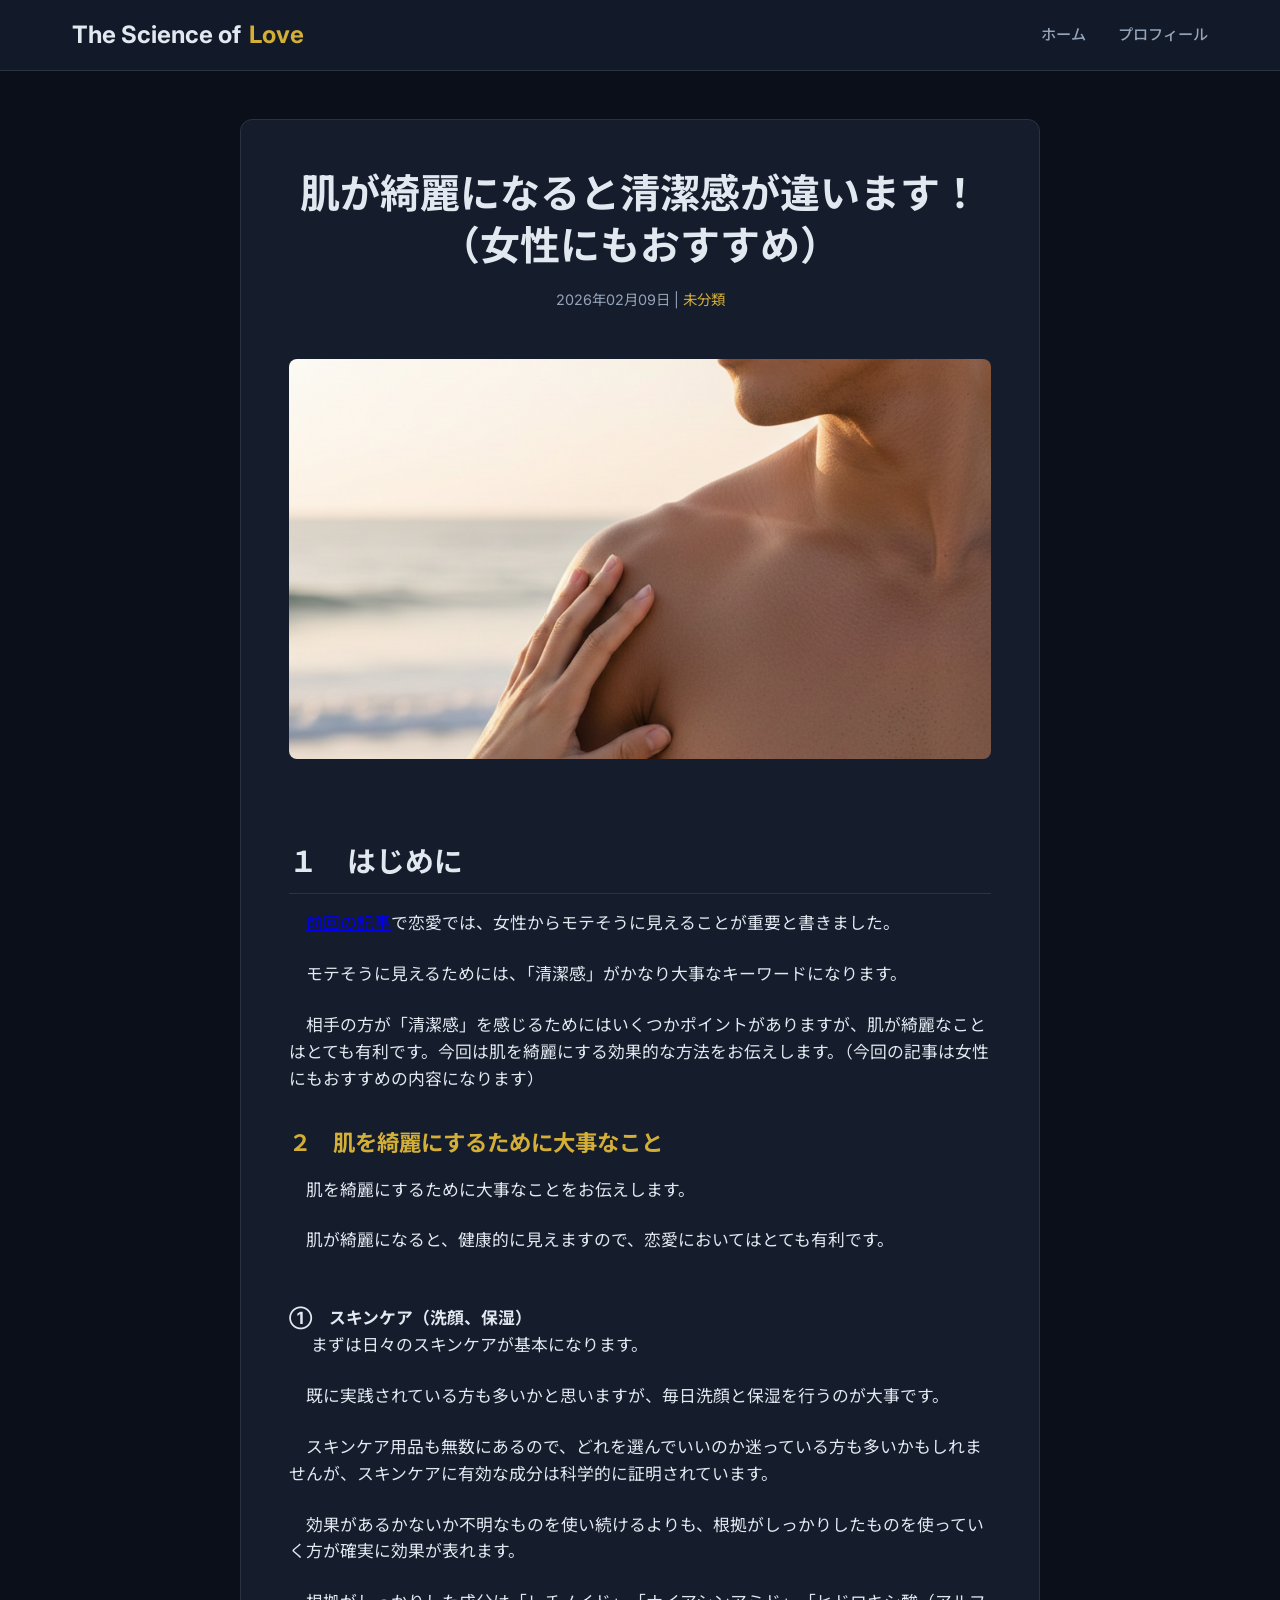
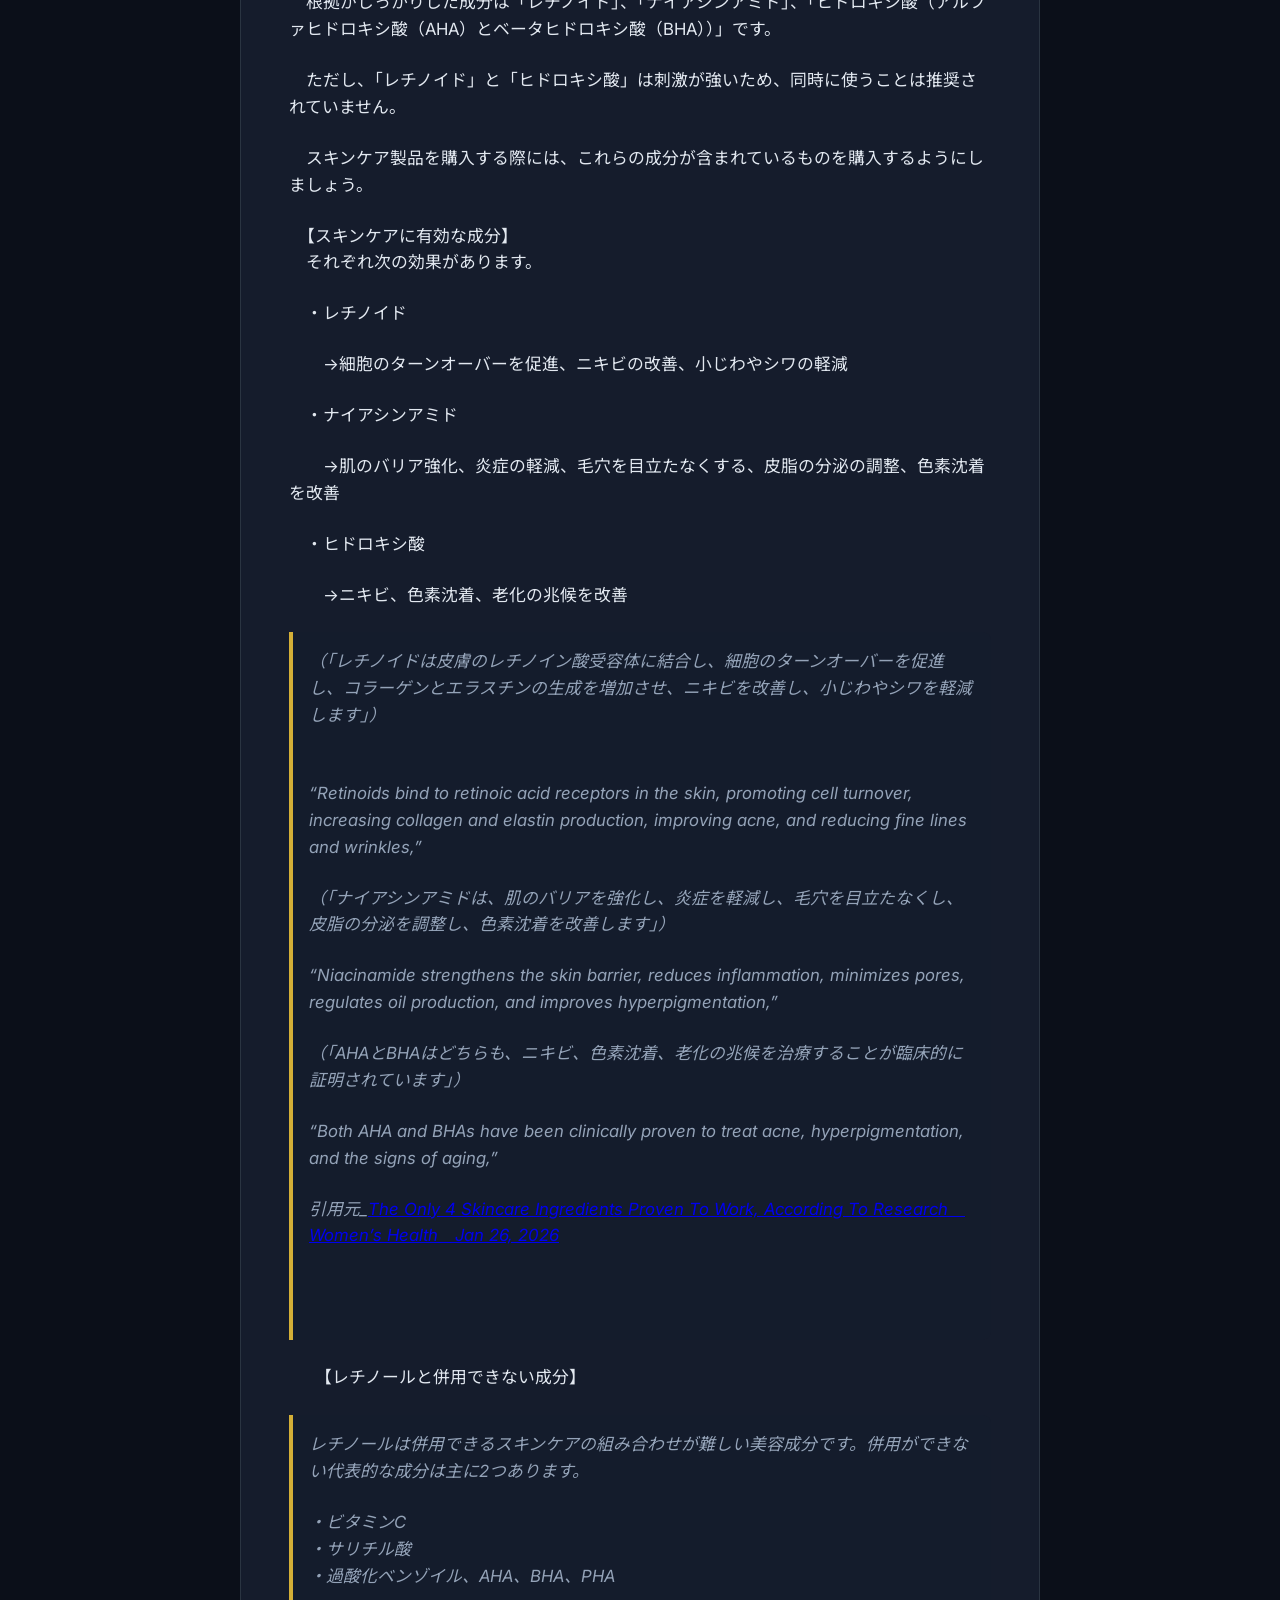
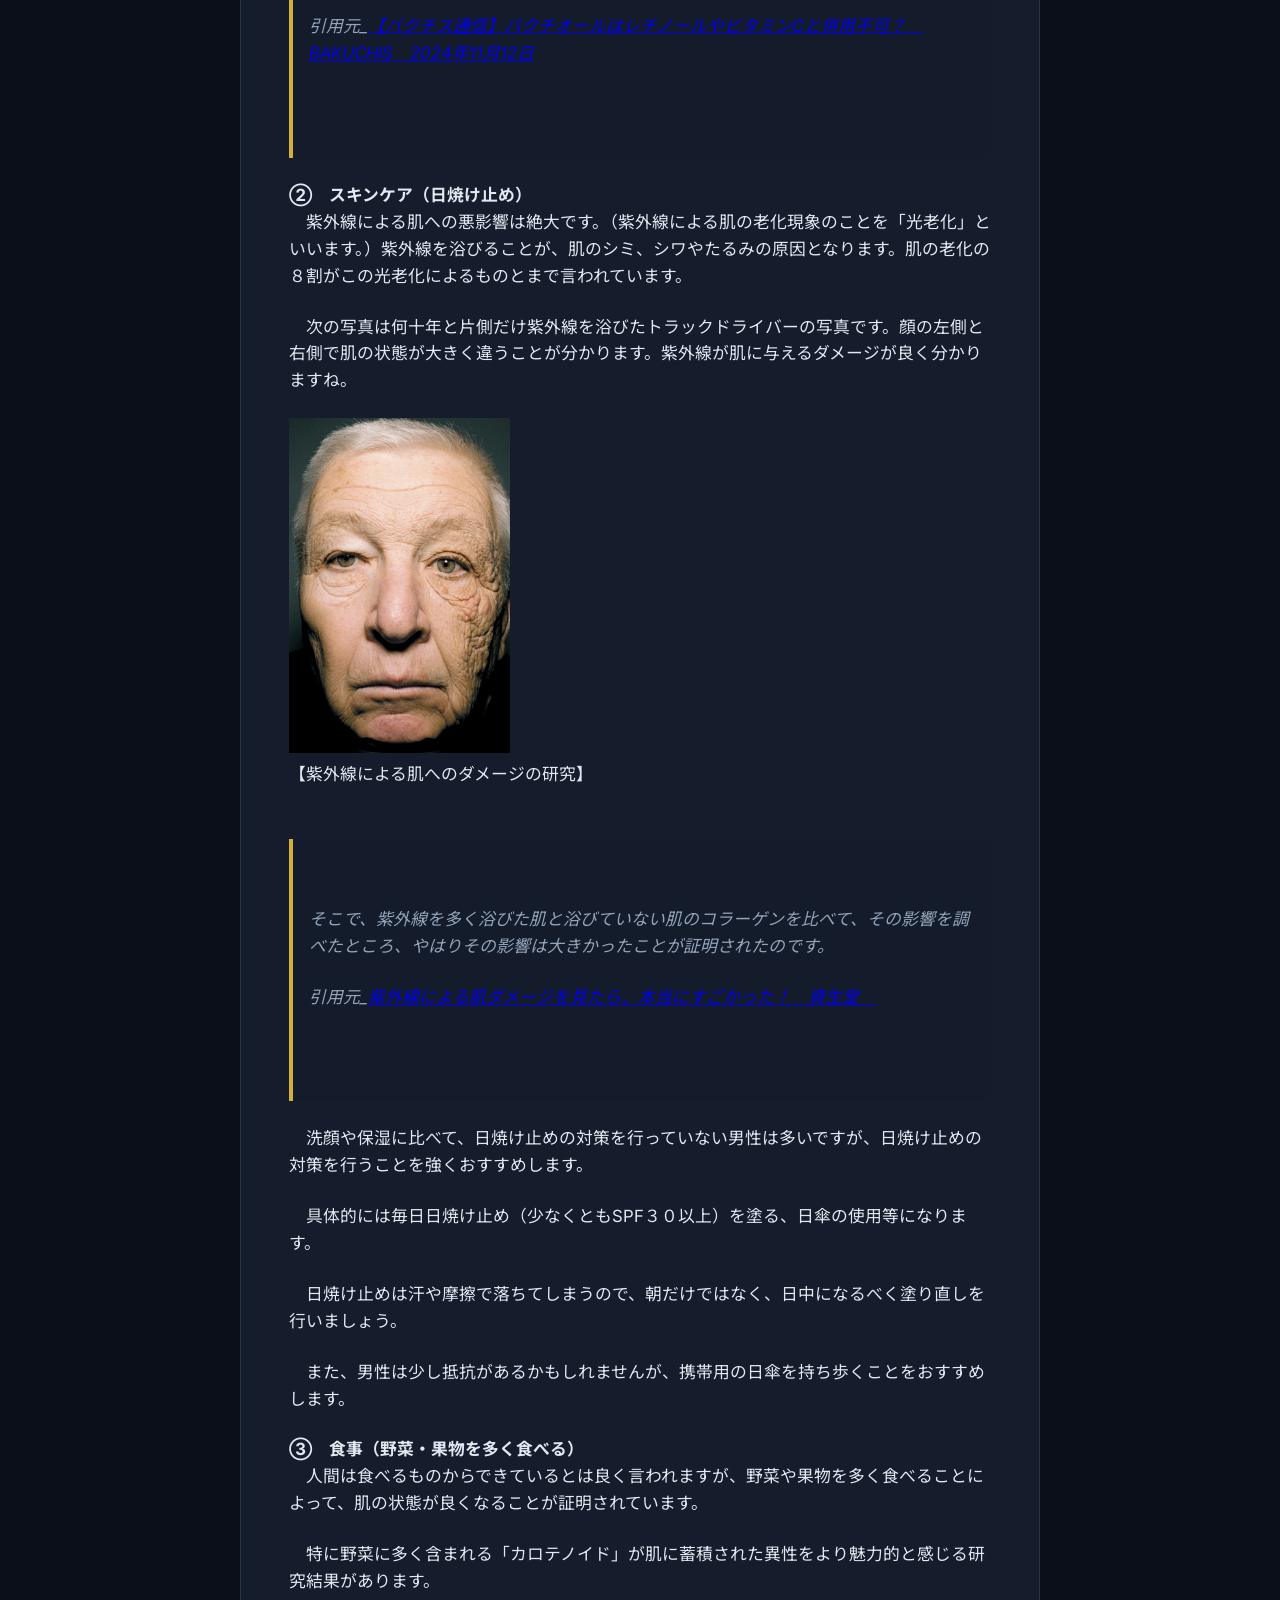
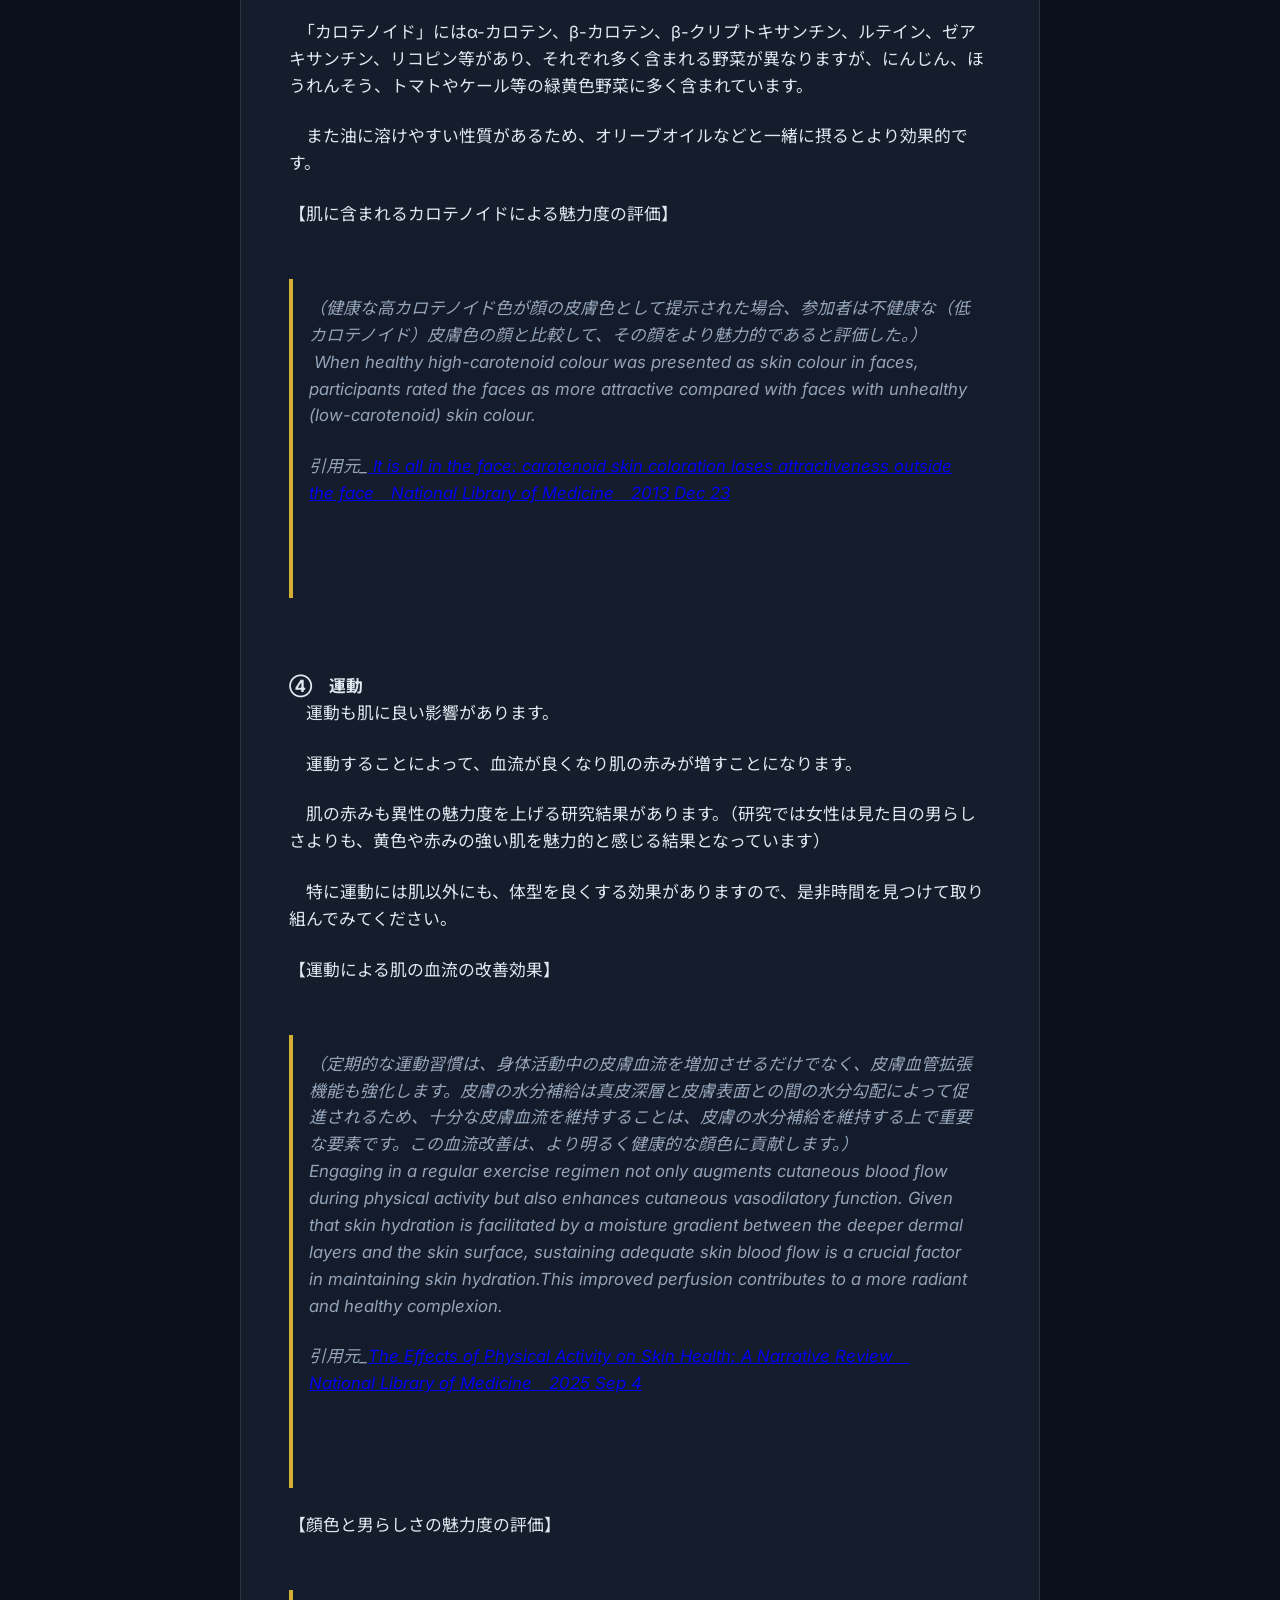
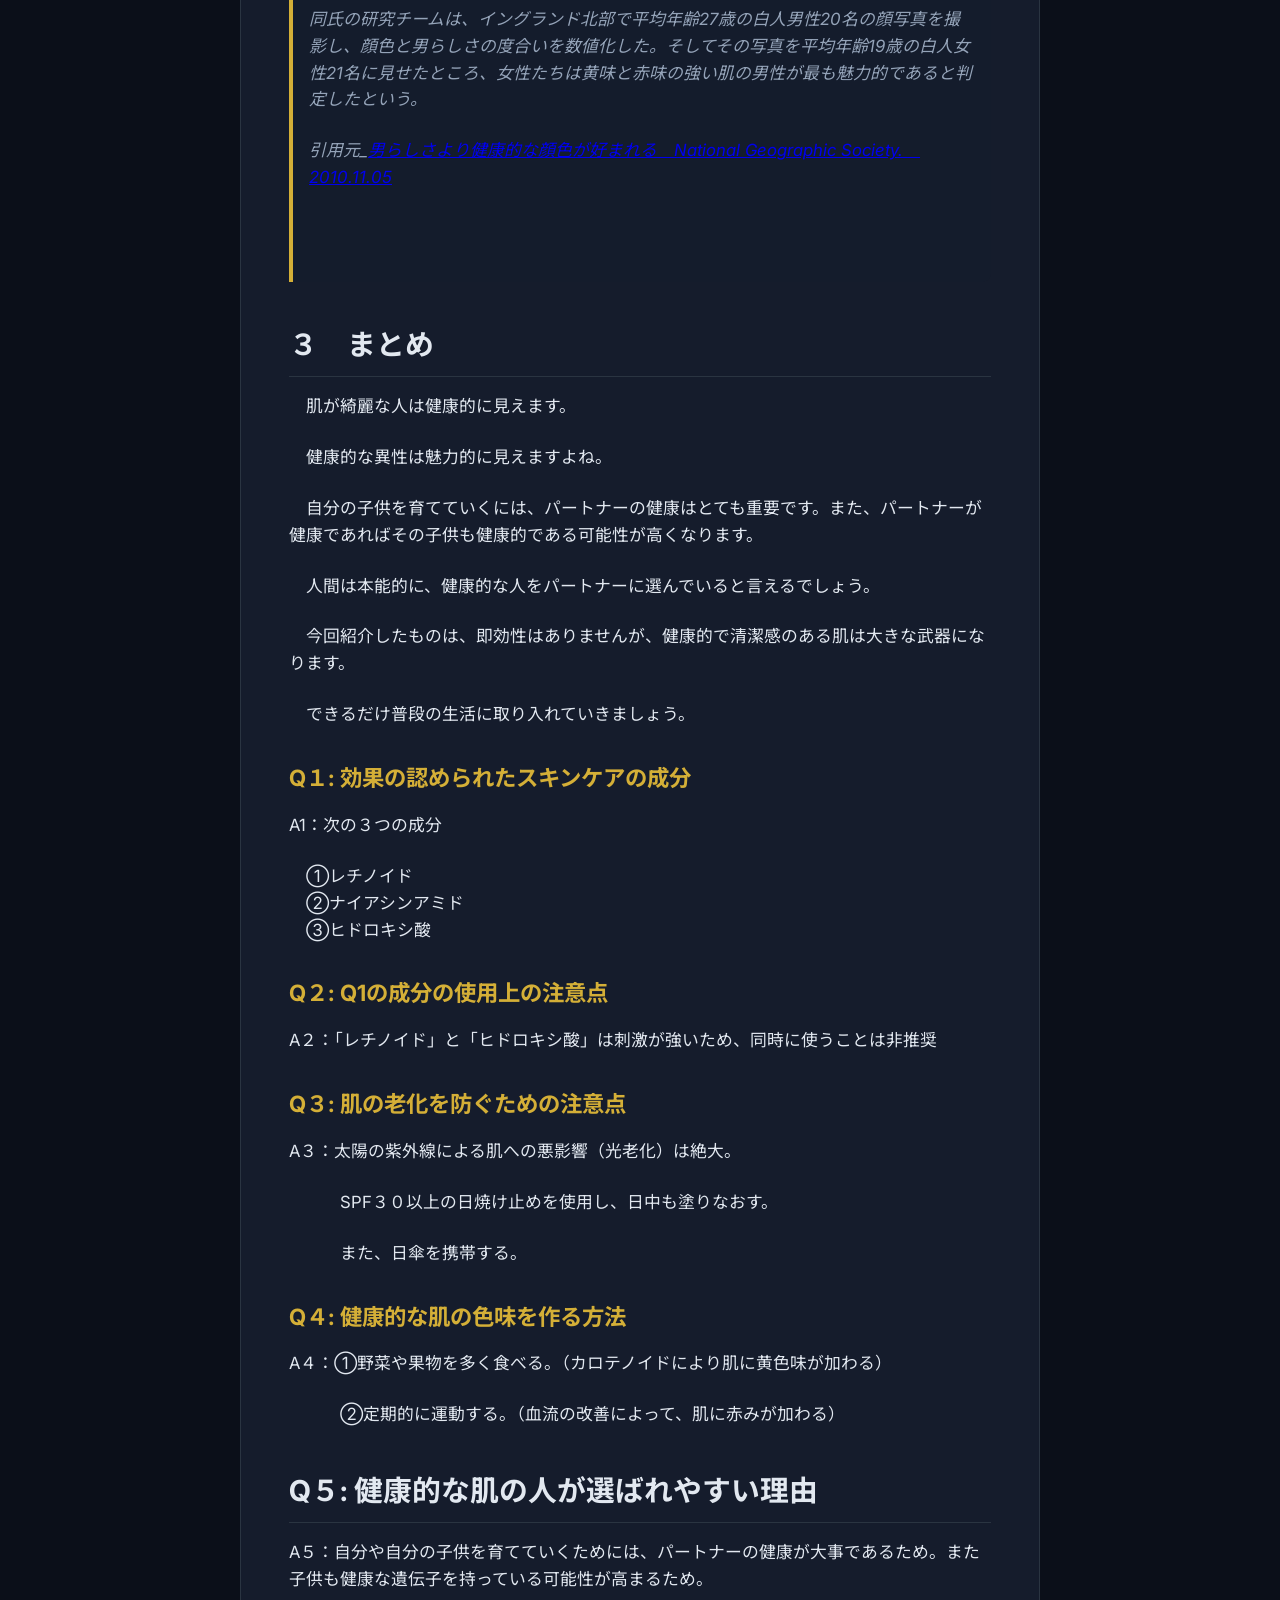
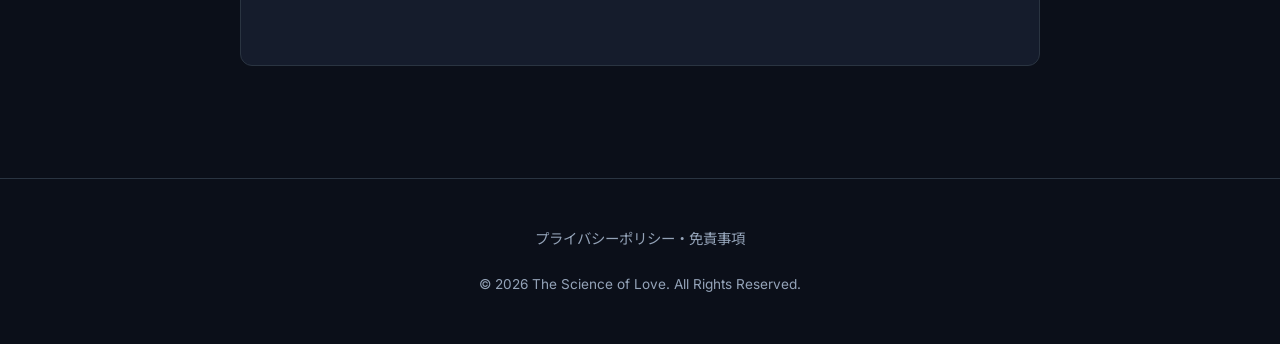
<file: colum3.html>
<!DOCTYPE html>
<html lang='ja'>
<head>
<meta charset='UTF-8'>
<meta name='viewport' content='width=device-width, initial-scale=1.0'>
<title>肌が綺麗になると清潔感が違います！（女性にもおすすめ） | The Science of Love</title>
<meta name='description' content='。'>
<link rel='canonical' href='https://dummy-user.github.io/love-blog/colum3.html'>
<meta property='og:title' content='肌が綺麗になると清潔感が違います！（女性にもおすすめ） | The Science of Love'>
<meta property='og:description' content='。'>
<meta property='og:url' content='https://dummy-user.github.io/love-blog/colum3.html'>
<meta property='og:type' content='article'>
<meta property='og:site_name' content='The Science of Love'>
<link rel='stylesheet' href='assets/css/style.css'>
</head>
<body>
<header><div class='nav-container'><a href='index.html' class='logo'>The Science of <span>Love</span></a><ul class='nav-links'><li><a href='index.html'>ホーム</a></li><li><a href='about.html'>プロフィール</a></li></ul></div></header>
<main class='container'><article class='article-content'><div class='article-header'><h1>肌が綺麗になると清潔感が違います！（女性にもおすすめ）</h1><div class='article-meta'>2026年02月09日 | <span style='color: var(--accent-gold);'>未分類</span></div></div><img src='assets/images/colum3.png' class='eye-catch'>
<h2 class="wp-block-heading"><strong>１　</strong>はじめに</h2>



<p>　<a href="https://wp408049.wpx.jp/colum2/">前回の記事</a>で恋愛では、女性からモテそうに見えることが重要と書きました。</p>



<p>　モテそうに見えるためには、「清潔感」がかなり大事なキーワードになります。</p>



<p>　相手の方が「清潔感」を感じるためにはいくつかポイントがありますが、肌が綺麗なことはとても有利です。今回は肌を綺麗にする効果的な方法をお伝えします。（今回の記事は女性にもおすすめの内容になります）</p>



<h3 class="wp-block-heading"><strong>２　</strong>肌を綺麗にするために大事なこと</h3>



<p>　肌を綺麗にするために大事なことをお伝えします。</p>



<p>　肌が綺麗になると、健康的に見えますので、恋愛においてはとても有利です。<br>　</p>



<h4 class="wp-block-heading"><strong>①　</strong>スキンケア（洗顔、保湿）</h4>



<p>　 まずは日々のスキンケアが基本になります。</p>



<p>　既に実践されている方も多いかと思いますが、毎日洗顔と保湿を行うのが大事です。</p>



<p>　スキンケア用品も無数にあるので、どれを選んでいいのか迷っている方も多いかもしれませんが、スキンケアに有効な成分は科学的に証明されています。</p>



<p>　効果があるかないか不明なものを使い続けるよりも、根拠がしっかりしたものを使っていく方が確実に効果が表れます。</p>



<p>　根拠がしっかりした成分は「レチノイド」、「ナイアシンアミド」、「ヒドロキシ酸（アルファヒドロキシ酸（AHA）とベータヒドロキシ酸（BHA））」です。　</p>



<p>　ただし、「レチノイド」と「ヒドロキシ酸」は刺激が強いため、同時に使うことは推奨されていません。</p>



<p>　スキンケア製品を購入する際には、これらの成分が含まれているものを購入するようにしましょう。</p>



<p>　【スキンケアに有効な成分】<br>　それぞれ次の効果があります。</p>



<p>　・レチノイド</p>



<p>　　→細胞のターンオーバーを促進、ニキビの改善、小じわやシワの軽減</p>



<p>　・ナイアシンアミド</p>



<p>　　→肌のバリア強化、炎症の軽減、毛穴を目立たなくする、皮脂の分泌の調整、色素沈着を改善</p>



<p>　・ヒドロキシ酸</p>



<p>　　→ニキビ、色素沈着、老化の兆候を改善</p>



<blockquote class="wp-block-quote">
<p>（「レチノイドは皮膚のレチノイン酸受容体に結合し、細胞のターンオーバーを促進し、コラーゲンとエラスチンの生成を増加させ、ニキビを改善し、小じわやシワを軽減します」）</p>



<p><br>“Retinoids bind to retinoic acid receptors in the skin, promoting cell turnover, increasing collagen and elastin production, improving acne, and reducing fine lines and wrinkles,”</p>



<p>（「ナイアシンアミドは、肌のバリアを強化し、炎症を軽減し、毛穴を目立たなくし、皮脂の分泌を調整し、色素沈着を改善します」）</p>



<p>“Niacinamide strengthens the skin barrier, reduces inflammation, minimizes pores, regulates oil production, and improves hyperpigmentation,”</p>



<p>（「AHAとBHAはどちらも、ニキビ、色素沈着、老化の兆候を治療することが臨床的に証明されています」）</p>



<p>“Both AHA and BHAs have been clinically proven to treat acne, hyperpigmentation, and the signs of aging,”</p>



<p></p>



<p>引用元_<a href="https://www.womenshealthmag.com/beauty/a70141206/four-skincare-ingredients-proven-to-work/" target="_blank" rel="noreferrer noopener">The Only 4 Skincare Ingredients Proven To Work, According To Research＿Women’s Health＿Jan 26, 2026</a></p>



<p>　</p>



<p></p>
</blockquote>



<p>　　【レチノールと併用できない成分】</p>



<blockquote class="wp-block-quote">
<p>レチノールは併用できるスキンケアの組み合わせが難しい美容成分です。併用ができない代表的な成分は主に2つあります。</p>



<p>・ビタミンC<br>・サリチル酸<br>・過酸化ベンゾイル、AHA、BHA、PHA</p>



<p></p>



<p>引用元_<a href="https://bakuchis.com/blogs/bakuchis-column/%E3%83%90%E3%82%AF%E3%83%81%E3%82%B9%E9%80%9A%E4%BF%A1-%E3%83%90%E3%82%AF%E3%83%81%E3%82%AA%E3%83%BC%E3%83%AB%E3%81%AF%E3%83%AC%E3%83%81%E3%83%8E%E3%83%BC%E3%83%AB%E3%82%84%E3%83%93%E3%82%BF%E3%83%9F%E3%83%B3c%E3%81%A8%E4%BD%B5%E7%94%A8%E4%B8%8D%E5%8F%AF#:~:text=%E3%83%AC%E3%83%81%E3%83%8E%E3%83%BC%E3%83%AB%E3%81%AF%E4%BD%B5%E7%94%A8%E3%81%A7%E3%81%8D%E3%82%8B%E3%82%B9%E3%82%AD%E3%83%B3%E3%82%B1%E3%82%A2%E3%81%AE%E7%B5%84%E3%81%BF%E5%90%88%E3%82%8F%E3%81%9B%E3%81%8C%E9%9B%A3%E3%81%97%E3%81%84%E7%BE%8E%E5%AE%B9%E6%88%90%E5%88%86%E3%81%A7%E3%81%99%E3%80%82%E4%BD%B5%E7%94%A8%E3%81%8C%E3%81%A7%E3%81%8D%E3%81%AA%E3%81%84%E4%BB%A3%E8%A1%A8%E7%9A%84%E3%81%AA%E6%88%90%E5%88%86%E3%81%AF%E4%B8%BB%E3%81%AB2%E3%81%A4%E3%81%82%E3%82%8A%E3%81%BE%E3%81%99%E3%80%82%0A%0A%E3%83%BB%E3%83%93%E3%82%BF%E3%83%9F%E3%83%B3C%0A%E3%83%BB%E3%82%B5%E3%83%AA%E3%83%81%E3%83%AB%E9%85%B8%0A%E3%83%BB%E9%81%8E%E9%85%B8%E5%8C%96%E3%83%99%E3%83%B3%E3%82%BE%E3%82%A4%E3%83%AB%E3%80%81AHA%E3%80%81BHA%E3%80%81PHA" target="_blank" rel="noreferrer noopener">【バクチス通信】バクチオールはレチノールやビタミンCと併用不可？＿BAKUCHIS＿2024年11月12日</a></p>



<p>　</p>



<p></p>
</blockquote>



<h4 class="wp-block-heading"><strong>②　</strong>スキンケア（日焼け止め）</h4>



<p>　紫外線による肌への悪影響は絶大です。（紫外線による肌の老化現象のことを「光老化」といいます。）紫外線を浴びることが、肌のシミ、シワやたるみの原因となります。肌の老化の８割がこの光老化によるものとまで言われています。</p>



<p>　次の写真は何十年と片側だけ紫外線を浴びたトラックドライバーの写真です。顔の左側と右側で肌の状態が大きく違うことが分かります。紫外線が肌に与えるダメージが良く分かりますね。</p>



<figure class="wp-block-image size-full is-resized"><img src="assets/images/image.png" alt="" class="wp-image-60" style="aspect-ratio:0.6592;width:221px;height:auto"/></figure>



<p>【紫外線による肌へのダメージの研究】<br>　</p>



<blockquote class="wp-block-quote">
<p></p>



<p><br>そこで、紫外線を多く浴びた肌と浴びていない肌のコラーゲンを比べて、その影響を調べたところ、やはりその影響は大きかったことが証明されたのです。</p>



<p>引用元_<a href="https://corp.shiseido.com/jp/rd/ifscc/20.html#:~:text=%E3%81%9D%E3%81%93%E3%81%A7%E3%80%81%E7%B4%AB%E5%A4%96%E7%B7%9A%E3%82%92%E5%A4%9A%E3%81%8F%E6%B5%B4%E3%81%B3%E3%81%9F%E8%82%8C%E3%81%A8%E6%B5%B4%E3%81%B3%E3%81%A6%E3%81%84%E3%81%AA%E3%81%84%E8%82%8C%E3%81%AE%E3%82%B3%E3%83%A9%E3%83%BC%E3%82%B2%E3%83%B3%E3%82%92%E6%AF%94%E3%81%B9%E3%81%A6%E3%80%81%E3%81%9D%E3%81%AE%E5%BD%B1%E9%9F%BF%E3%82%92%E8%AA%BF%E3%81%B9%E3%81%9F%E3%81%A8%E3%81%93%E3%82%8D%E3%80%81%E3%82%84%E3%81%AF%E3%82%8A%E3%81%9D%E3%81%AE%E5%BD%B1%E9%9F%BF%E3%81%AF%E5%A4%A7%E3%81%8D%E3%81%8B%E3%81%A3%E3%81%9F%E3%81%93%E3%81%A8%E3%81%8C%E8%A8%BC%E6%98%8E%E3%81%95%E3%82%8C%E3%81%9F%E3%81%AE%E3%81%A7%E3%81%99%E3%80%82" target="_blank" rel="noreferrer noopener">紫外線による肌ダメージを見たら、本当にすごかった！＿資生堂＿</a></p>



<p>　</p>



<p></p>



<p></p>
</blockquote>



<p>　洗顔や保湿に比べて、日焼け止めの対策を行っていない男性は多いですが、日焼け止めの対策を行うことを強くおすすめします。</p>



<p>　具体的には毎日日焼け止め（少なくともSPF３０以上）を塗る、日傘の使用等になります。</p>



<p>　日焼け止めは汗や摩擦で落ちてしまうので、朝だけではなく、日中になるべく塗り直しを行いましょう。</p>



<p>　また、男性は少し抵抗があるかもしれませんが、携帯用の日傘を持ち歩くことをおすすめします。</p>



<h4 class="wp-block-heading"><strong>③　</strong>食事（野菜・果物を多く食べる）</h4>



<p>　人間は食べるものからできているとは良く言われますが、野菜や果物を多く食べることによって、肌の状態が良くなることが証明されています。</p>



<p>　特に野菜に多く含まれる「カロテノイド」が肌に蓄積された異性をより魅力的と感じる研究結果があります。</p>



<p>　「カロテノイド」にはα-カロテン、β-カロテン、β-クリプトキサンチン、ルテイン、ゼアキサンチン、リコピン等があり、それぞれ多く含まれる野菜が異なりますが、にんじん、ほうれんそう、トマトやケール等の緑黄色野菜に多く含まれています。</p>



<p>　また油に溶けやすい性質があるため、オリーブオイルなどと一緒に摂るとより効果的です。</p>



<p>【肌に含まれるカロテノイドによる魅力度の評価】<br>　</p>



<blockquote class="wp-block-quote">
<p>（健康な高カロテノイド色が顔の皮膚色として提示された場合、参加者は不健康な（低カロテノイド）皮膚色の顔と比較して、その顔をより魅力的であると評価した。）<br>&nbsp;When healthy high-carotenoid colour was presented as skin colour in faces, participants rated the faces as more attractive compared with faces with unhealthy (low-carotenoid) skin colour.&nbsp;</p>



<p>引用元_<a href="https://pmc.ncbi.nlm.nih.gov/articles/PMC3871348/#s4:~:text=When%20healthy%20high%2Dcarotenoid%20colour%20was%20presented%20as%20skin%20colour%20in%20faces%2C%20participants%20rated%20the%20faces%20as%20more%20attractive%20compared%20with%20faces%20with%20unhealthy%20(low%2Dcarotenoid)%20skin%20colour." target="_blank" rel="noreferrer noopener">&nbsp;It is all in the face: carotenoid skin coloration loses attractiveness outside the face＿National Library of Medicine＿2013 Dec 23</a></p>



<p>　</p>
</blockquote>



<p>　</p>



<h4 class="wp-block-heading"><strong>④　運動</strong></h4>



<p>　運動も肌に良い影響があります。</p>



<p>　運動することによって、血流が良くなり肌の赤みが増すことになります。</p>



<p>　肌の赤みも異性の魅力度を上げる研究結果があります。（研究では女性は見た目の男らしさよりも、黄色や赤みの強い肌を魅力的と感じる結果となっています）</p>



<p>　特に運動には肌以外にも、体型を良くする効果がありますので、是非時間を見つけて取り組んでみてください。　</p>



<p>【運動による肌の血流の改善効果】<br>　</p>



<blockquote class="wp-block-quote">
<p>（定期的な運動習慣は、身体活動中の皮膚血流を増加させるだけでなく、皮膚血管拡張機能も強化します。皮膚の水分補給は真皮深層と皮膚表面との間の水分勾配によって促進されるため、十分な皮膚血流を維持することは、皮膚の水分補給を維持する上で重要な要素です。この血流改善は、より明るく健康的な顔色に貢献します。）<br>Engaging in a regular exercise regimen not only augments cutaneous blood flow during physical activity but also enhances cutaneous vasodilatory function. Given that skin hydration is facilitated by a moisture gradient between the deeper dermal layers and the skin surface, sustaining adequate skin blood flow is a crucial factor in maintaining skin hydration.This improved perfusion contributes to a more radiant and healthy complexion.</p>



<p>引用元_<a href="https://pmc.ncbi.nlm.nih.gov/articles/PMC12417714/#:~:text=Engaging%20in%20a,and%20healthy%20complexion." target="_blank" rel="noreferrer noopener">The Effects of Physical Activity on Skin Health: A Narrative Review＿National Library of Medicine＿2025 Sep 4</a></p>



<p>　</p>
</blockquote>



<p>【顔色と男らしさの魅力度の評価】<br>　</p>



<blockquote class="wp-block-quote">
<p>同氏の研究チームは、イングランド北部で平均年齢27歳の白人男性20名の顔写真を撮影し、顔色と男らしさの度合いを数値化した。そしてその写真を平均年齢19歳の白人女性21名に見せたところ、女性たちは黄味と赤味の強い肌の男性が最も魅力的であると判定したという。<br></p>



<p>引用元_<a href="https://natgeo.nikkeibp.co.jp/nng/article/news/14/3357/#:~:text=%E5%90%8C%E6%B0%8F%E3%81%AE%E7%A0%94%E7%A9%B6%E3%83%81%E3%83%BC%E3%83%A0%E3%81%AF%E3%80%81%E3%82%A4%E3%83%B3%E3%82%B0%E3%83%A9%E3%83%B3%E3%83%89%E5%8C%97%E9%83%A8%E3%81%A7%E5%B9%B3%E5%9D%87%E5%B9%B4%E9%BD%A227%E6%AD%B3%E3%81%AE%E7%99%BD%E4%BA%BA%E7%94%B7%E6%80%A720%E5%90%8D%E3%81%AE%E9%A1%94%E5%86%99%E7%9C%9F%E3%82%92%E6%92%AE%E5%BD%B1%E3%81%97%E3%80%81%E9%A1%94%E8%89%B2%E3%81%A8%E7%94%B7%E3%82%89%E3%81%97%E3%81%95%E3%81%AE%E5%BA%A6%E5%90%88%E3%81%84%E3%82%92%E6%95%B0%E5%80%A4%E5%8C%96%E3%81%97%E3%81%9F%E3%80%82%E3%81%9D%E3%81%97%E3%81%A6%E3%81%9D%E3%81%AE%E5%86%99%E7%9C%9F%E3%82%92%E5%B9%B3%E5%9D%87%E5%B9%B4%E9%BD%A219%E6%AD%B3%E3%81%AE%E7%99%BD%E4%BA%BA%E5%A5%B3%E6%80%A721%E5%90%8D%E3%81%AB%E8%A6%8B%E3%81%9B%E3%81%9F%E3%81%A8%E3%81%93%E3%82%8D%E3%80%81%E5%A5%B3%E6%80%A7%E3%81%9F%E3%81%A1%E3%81%AF%E9%BB%84%E5%91%B3%E3%81%A8%E8%B5%A4%E5%91%B3%E3%81%AE%E5%BC%B7%E3%81%84%E8%82%8C%E3%81%AE%E7%94%B7%E6%80%A7%E3%81%8C%E6%9C%80%E3%82%82%E9%AD%85%E5%8A%9B%E7%9A%84%E3%81%A7%E3%81%82%E3%82%8B%E3%81%A8%E5%88%A4%E5%AE%9A%E3%81%97%E3%81%9F%E3%81%A8%E3%81%84%E3%81%86%E3%80%82" target="_blank" rel="noreferrer noopener">男らしさより健康的な顔色が好まれる＿National Geographic Society.＿2010.11.05</a></p>



<p>　</p>
</blockquote>



<h2 class="wp-block-heading"><strong>３　まとめ</strong></h2>



<p>　肌が綺麗な人は健康的に見えます。</p>



<p>　健康的な異性は魅力的に見えますよね。</p>



<p>　自分の子供を育てていくには、パートナーの健康はとても重要です。また、パートナーが健康であればその子供も健康的である可能性が高くなります。</p>



<p>　人間は本能的に、健康的な人をパートナーに選んでいると言えるでしょう。</p>



<p>　今回紹介したものは、即効性はありませんが、健康的で清潔感のある肌は大きな武器になります。</p>



<p>　できるだけ普段の生活に取り入れていきましょう。</p>



<h3 class="wp-block-heading"><strong>Q１: </strong>効果の認められたスキンケアの成分</h3>



<p>A1：次の３つの成分</p>



<p>　①レチノイド<br>　②ナイアシンアミド<br>　③ヒドロキシ酸</p>



<h3 class="wp-block-heading"><strong>Q２: </strong>Q1の成分の使用上の注意点</h3>



<p>A２：「レチノイド」と「ヒドロキシ酸」は刺激が強いため、同時に使うことは非推奨</p>



<h3 class="wp-block-heading"><strong>Q３: </strong>肌の老化を防ぐための注意点</h3>



<p>A３：太陽の紫外線による肌への悪影響（光老化）は絶大。</p>



<p>　　　SPF３０以上の日焼け止めを使用し、日中も塗りなおす。</p>



<p>　　　また、日傘を携帯する。　　　</p>



<h3 class="wp-block-heading"><strong>Q４: </strong>健康的な肌の色味を作る方法</h3>



<p>A４：①野菜や果物を多く食べる。（カロテノイドにより肌に黄色味が加わる）</p>



<p>　　　②定期的に運動する。（血流の改善によって、肌に赤みが加わる）</p>



<h2 class="wp-block-heading"><strong>Q５: </strong>健康的な肌の人が選ばれやすい理由</h2>



<p>A５：自分や自分の子供を育てていくためには、パートナーの健康が大事であるため。また子供も健康な遺伝子を持っている可能性が高まるため。</p>
</article></main><footer><div class='footer-links'><a href='privacy.html'>プライバシーポリシー・免責事項</a></div><p class='copyright'>&copy; 2026 The Science of Love. All Rights Reserved.</p></footer></body></html>
</file>
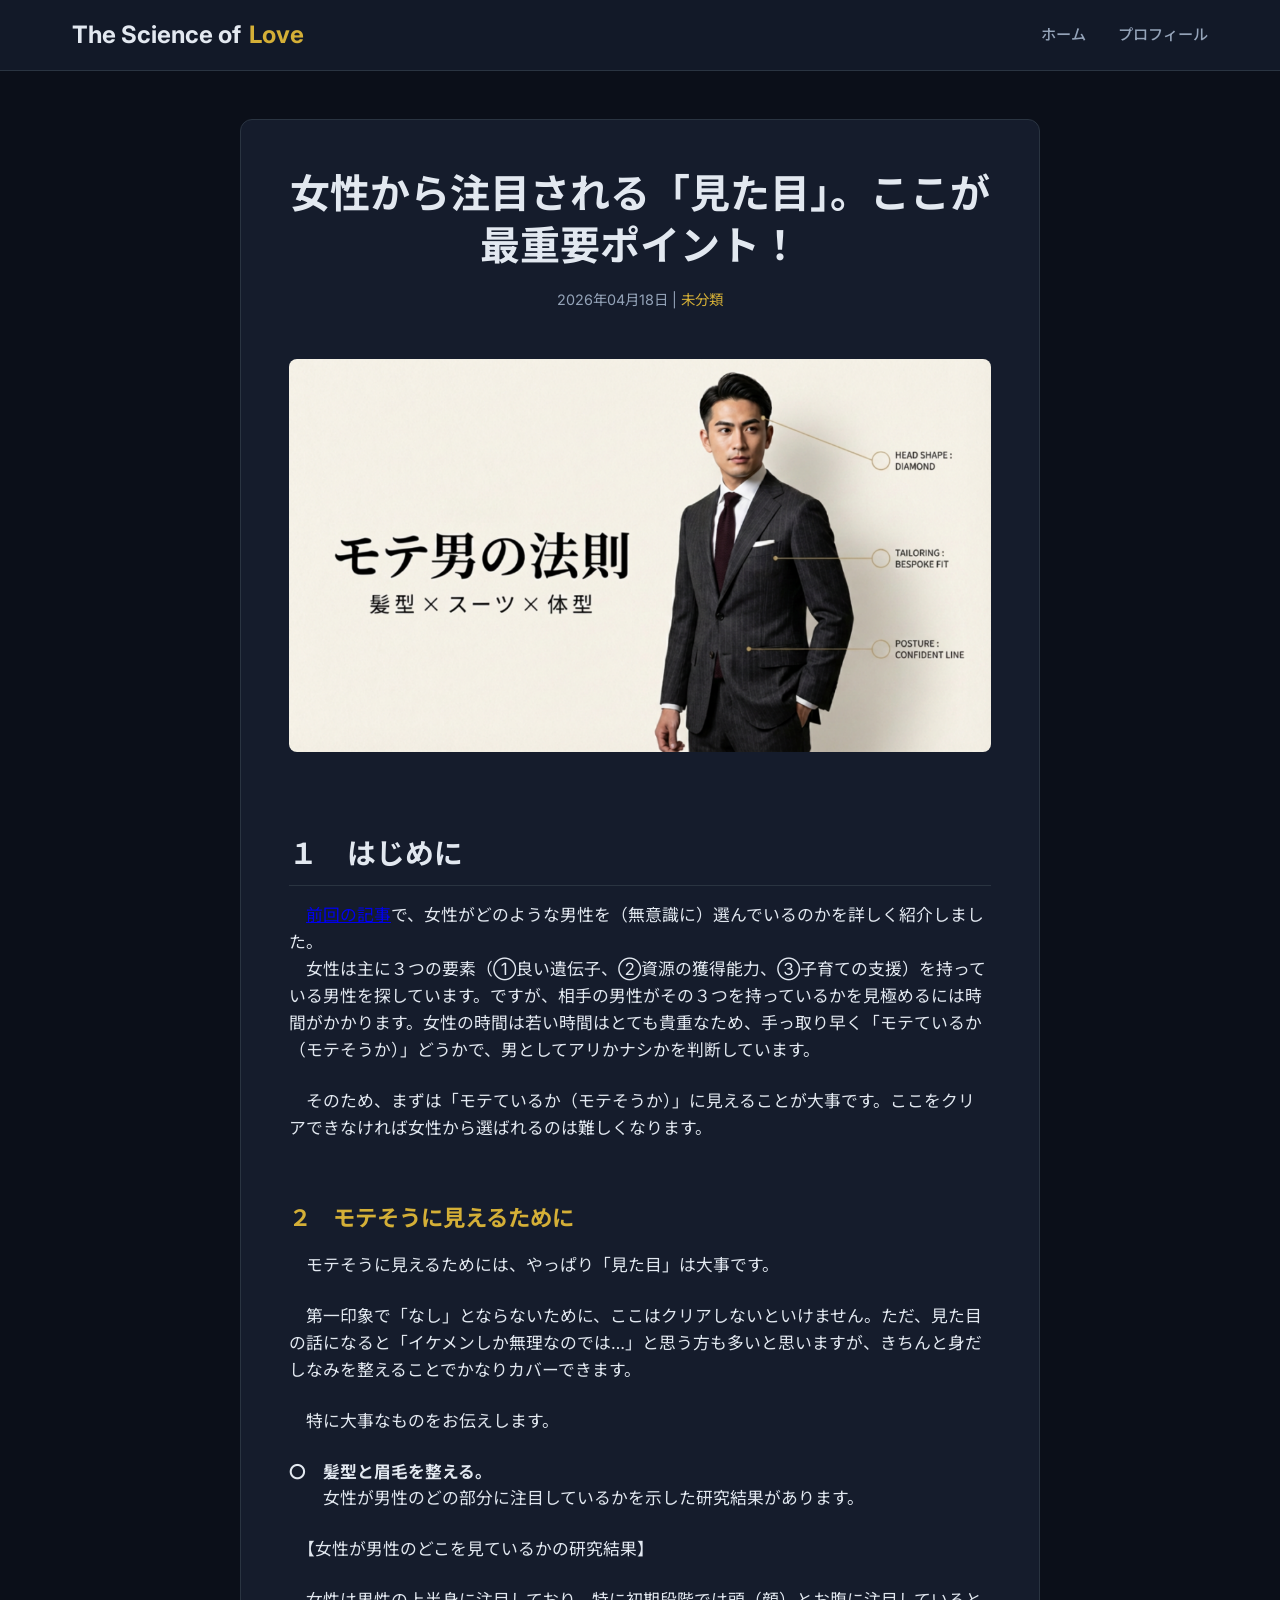
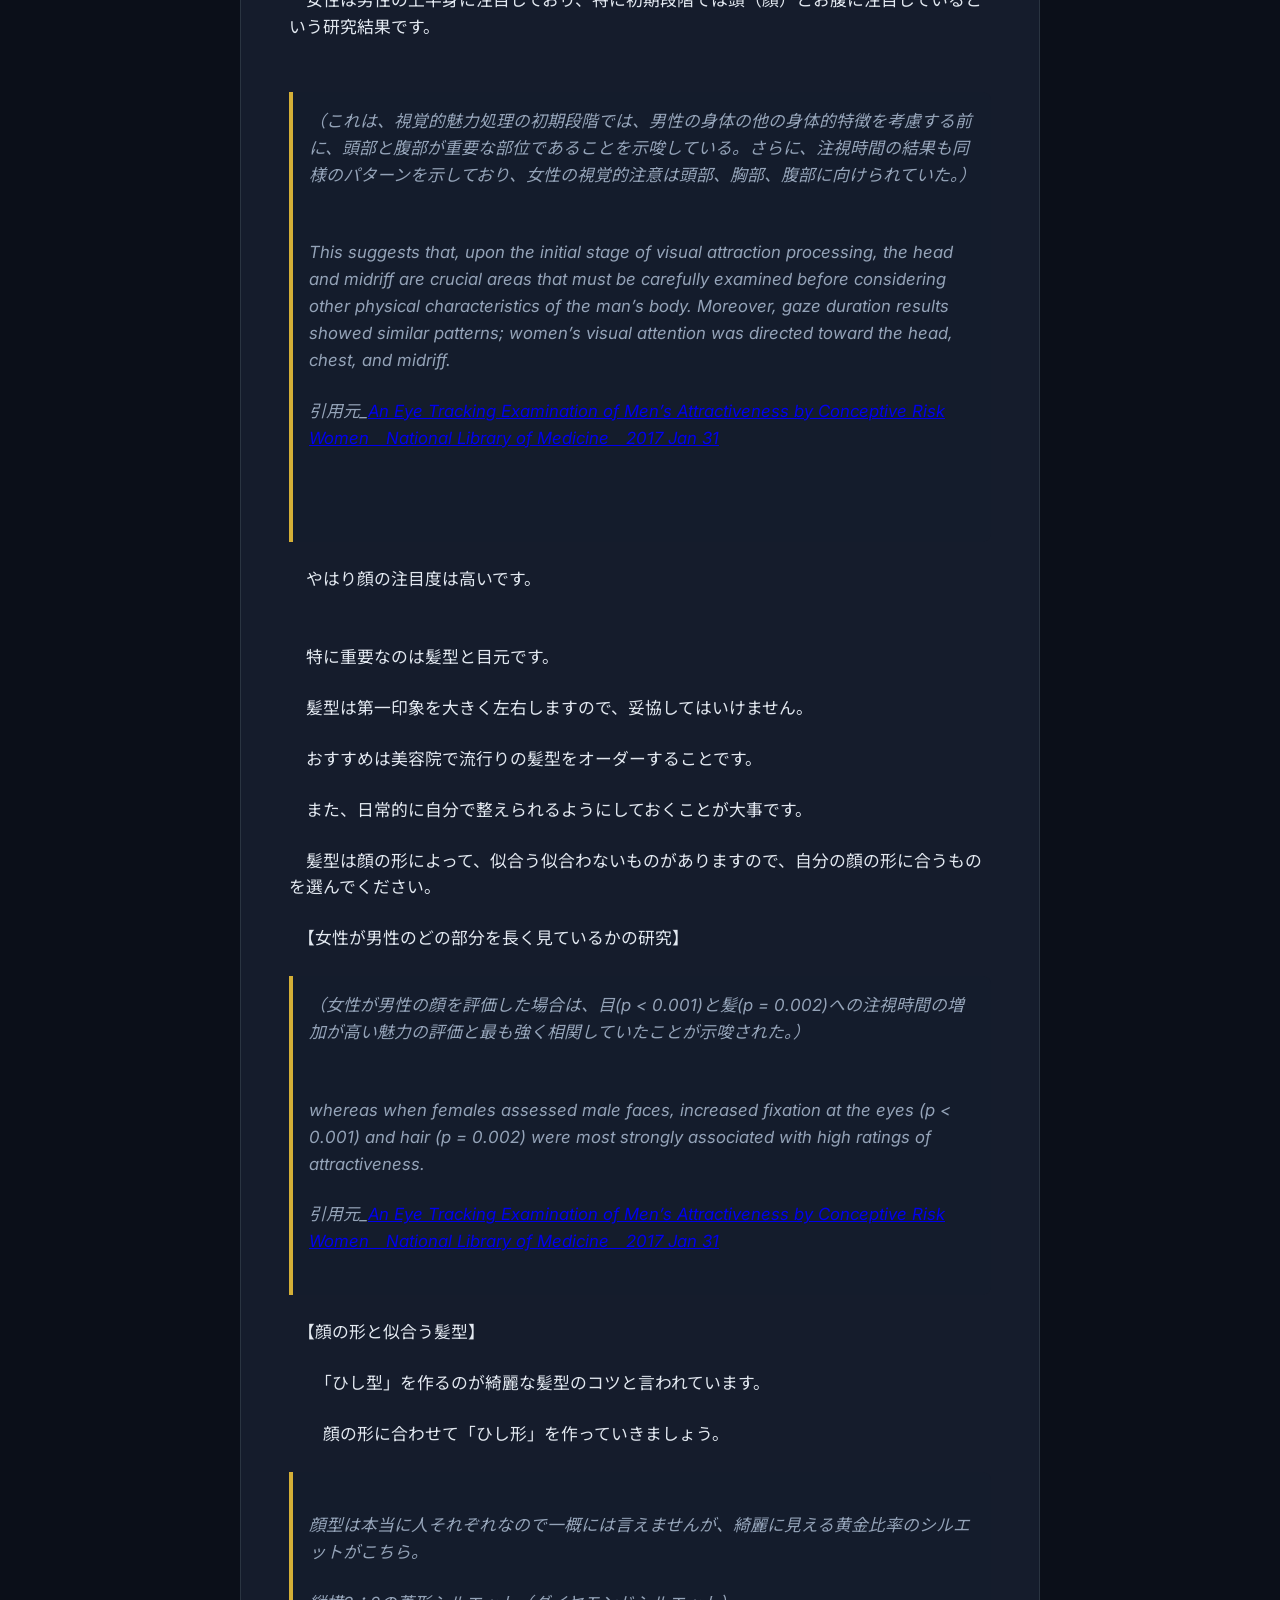
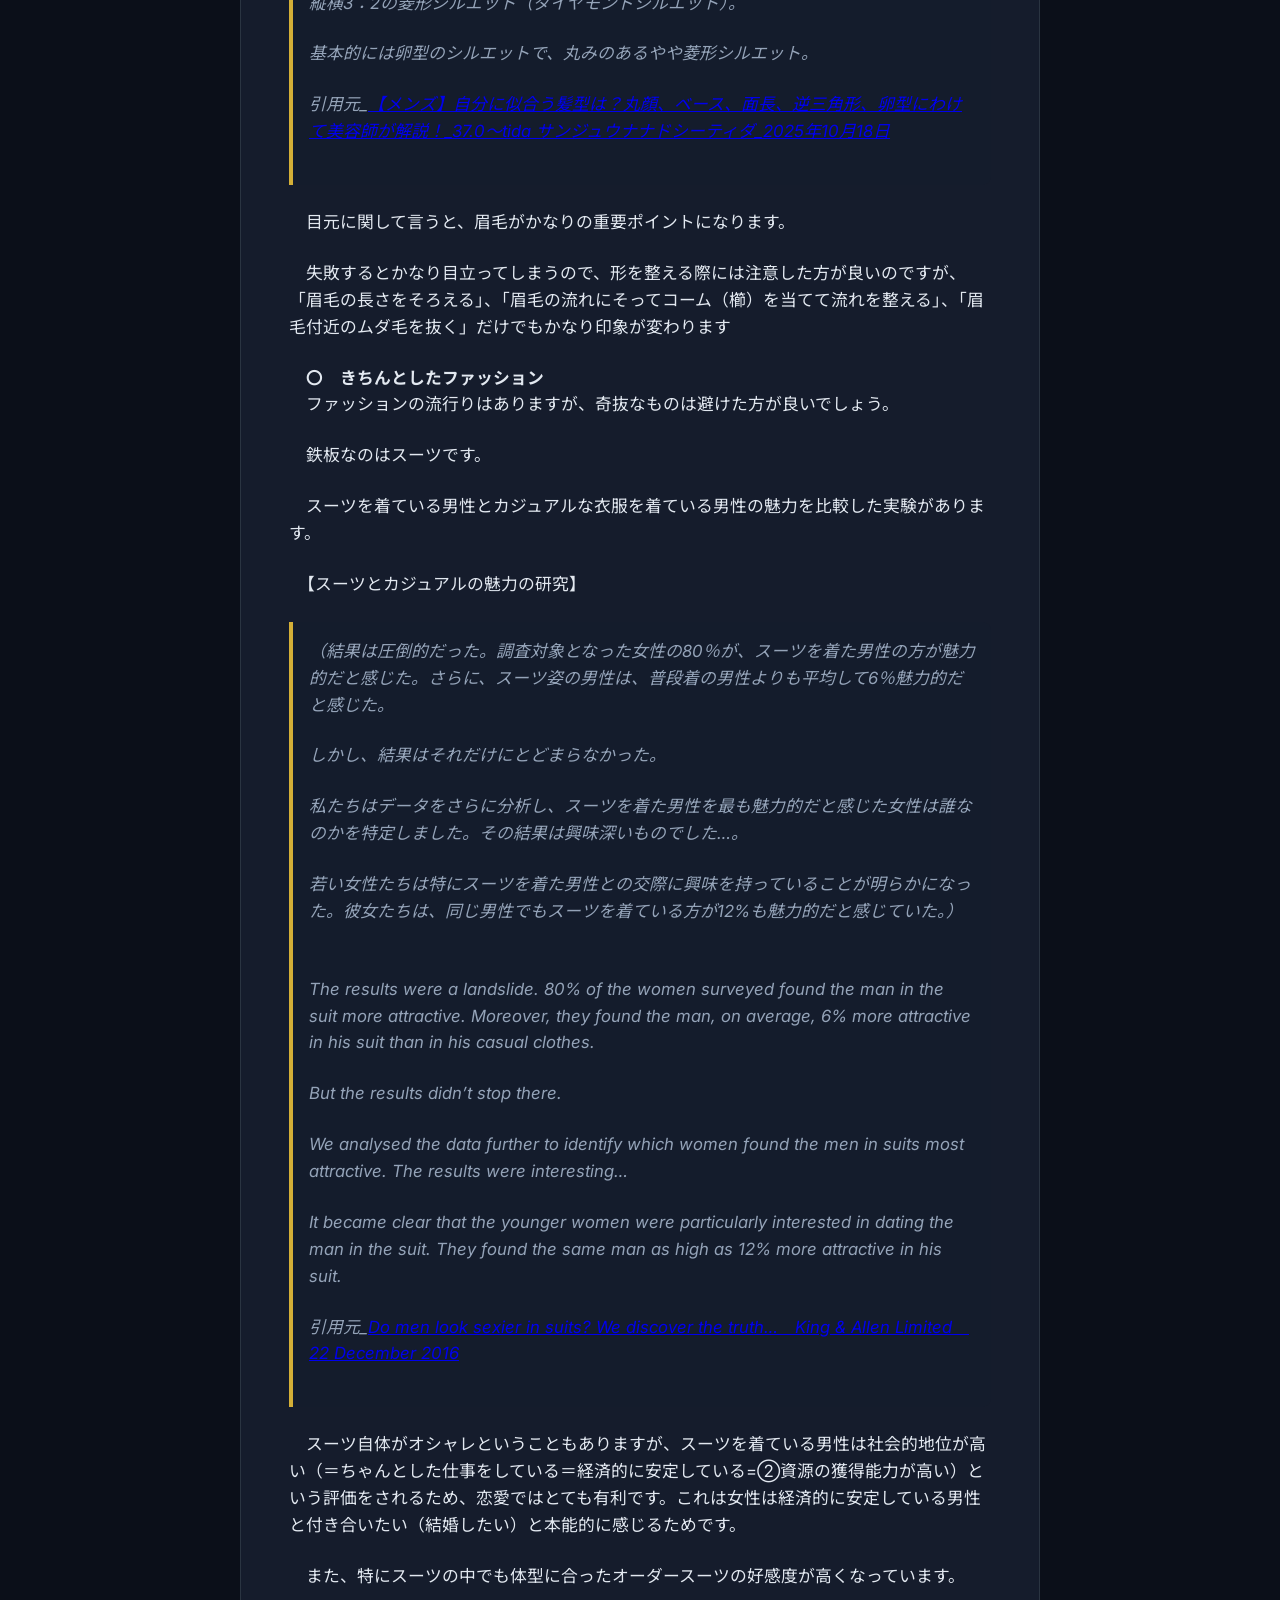
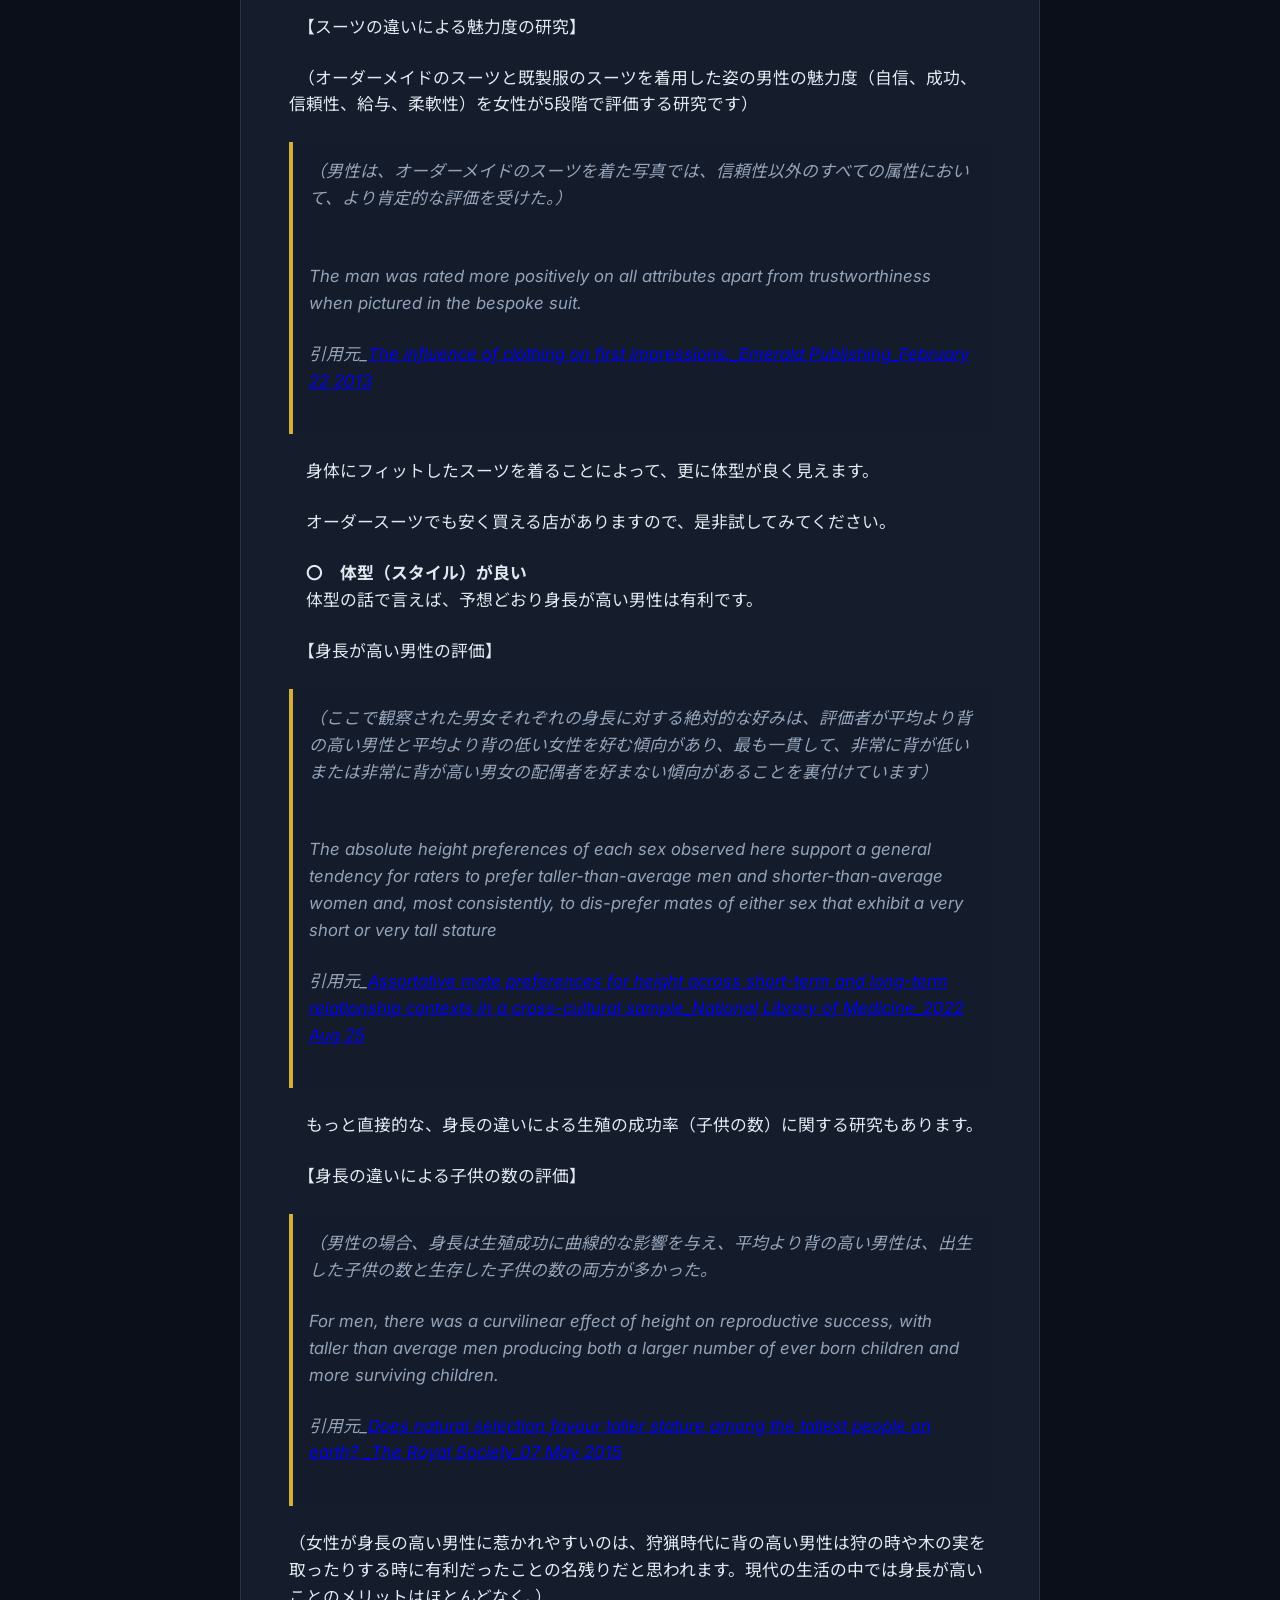
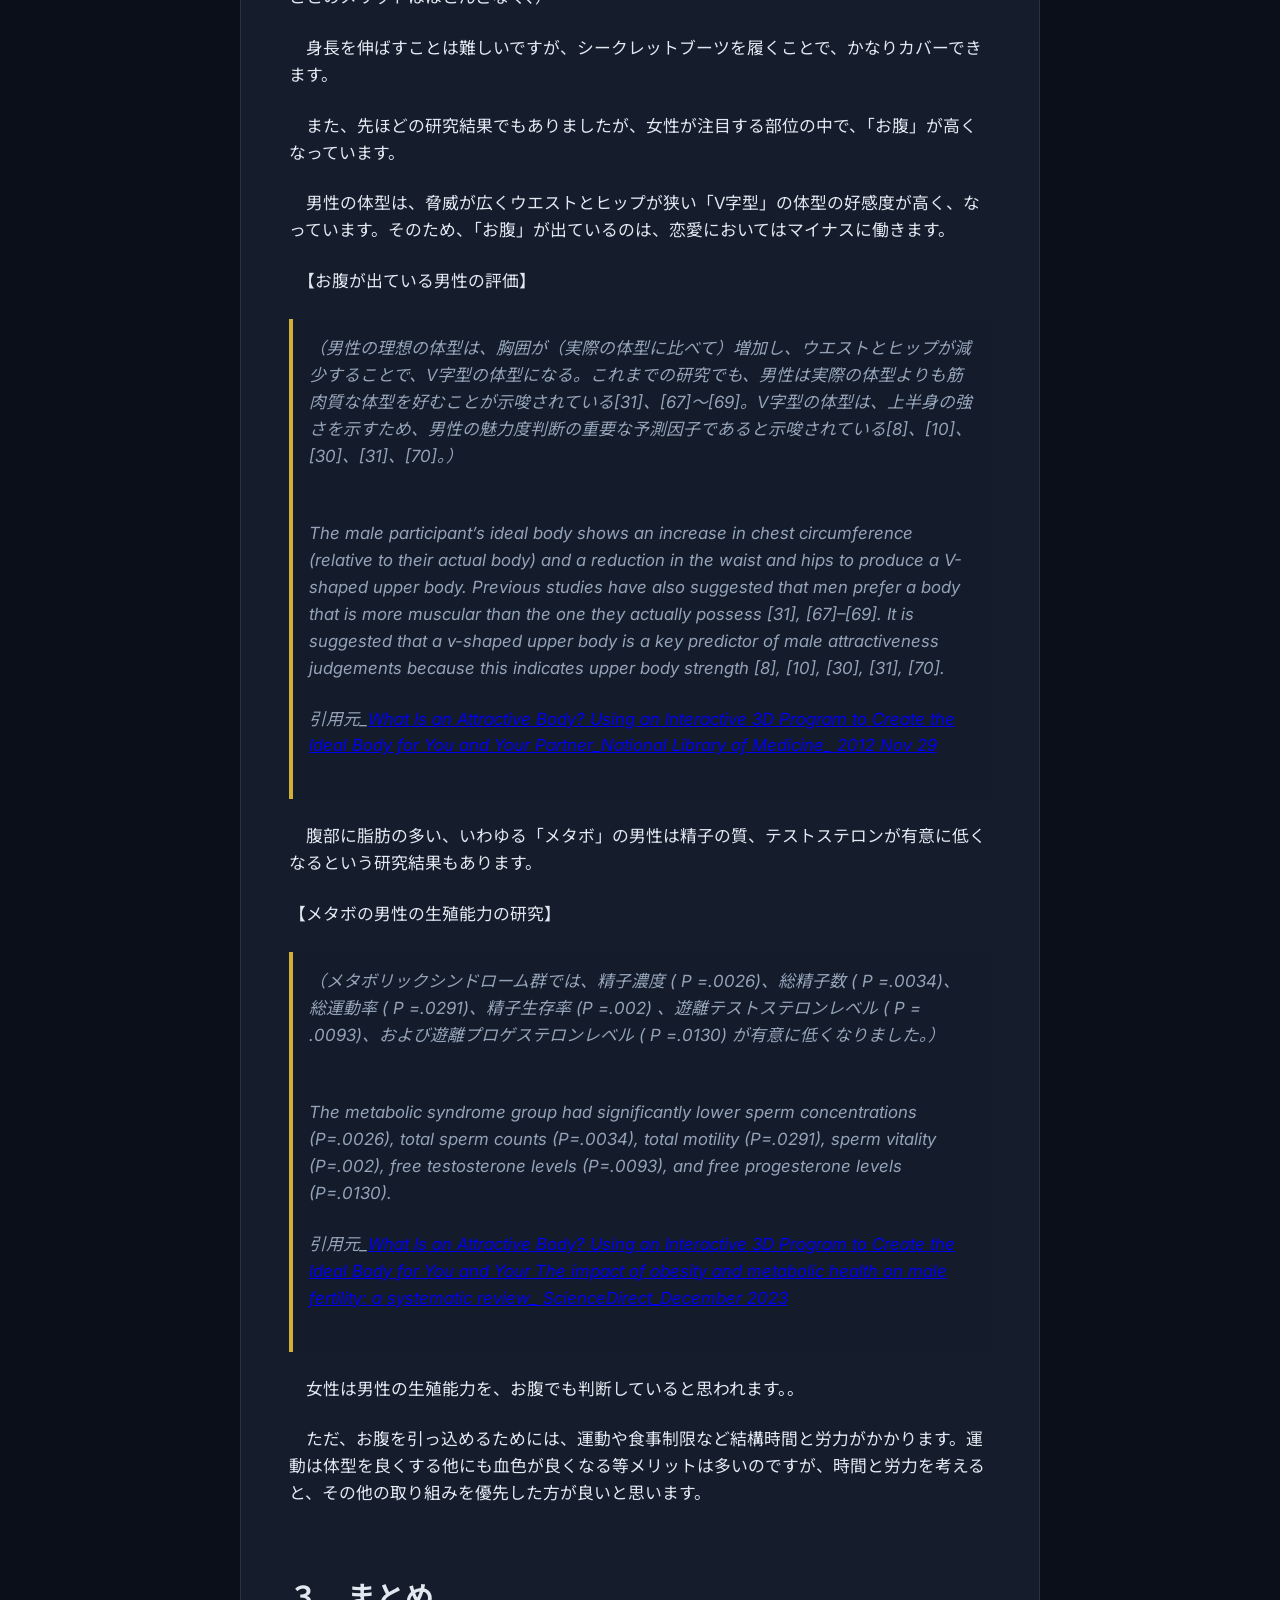
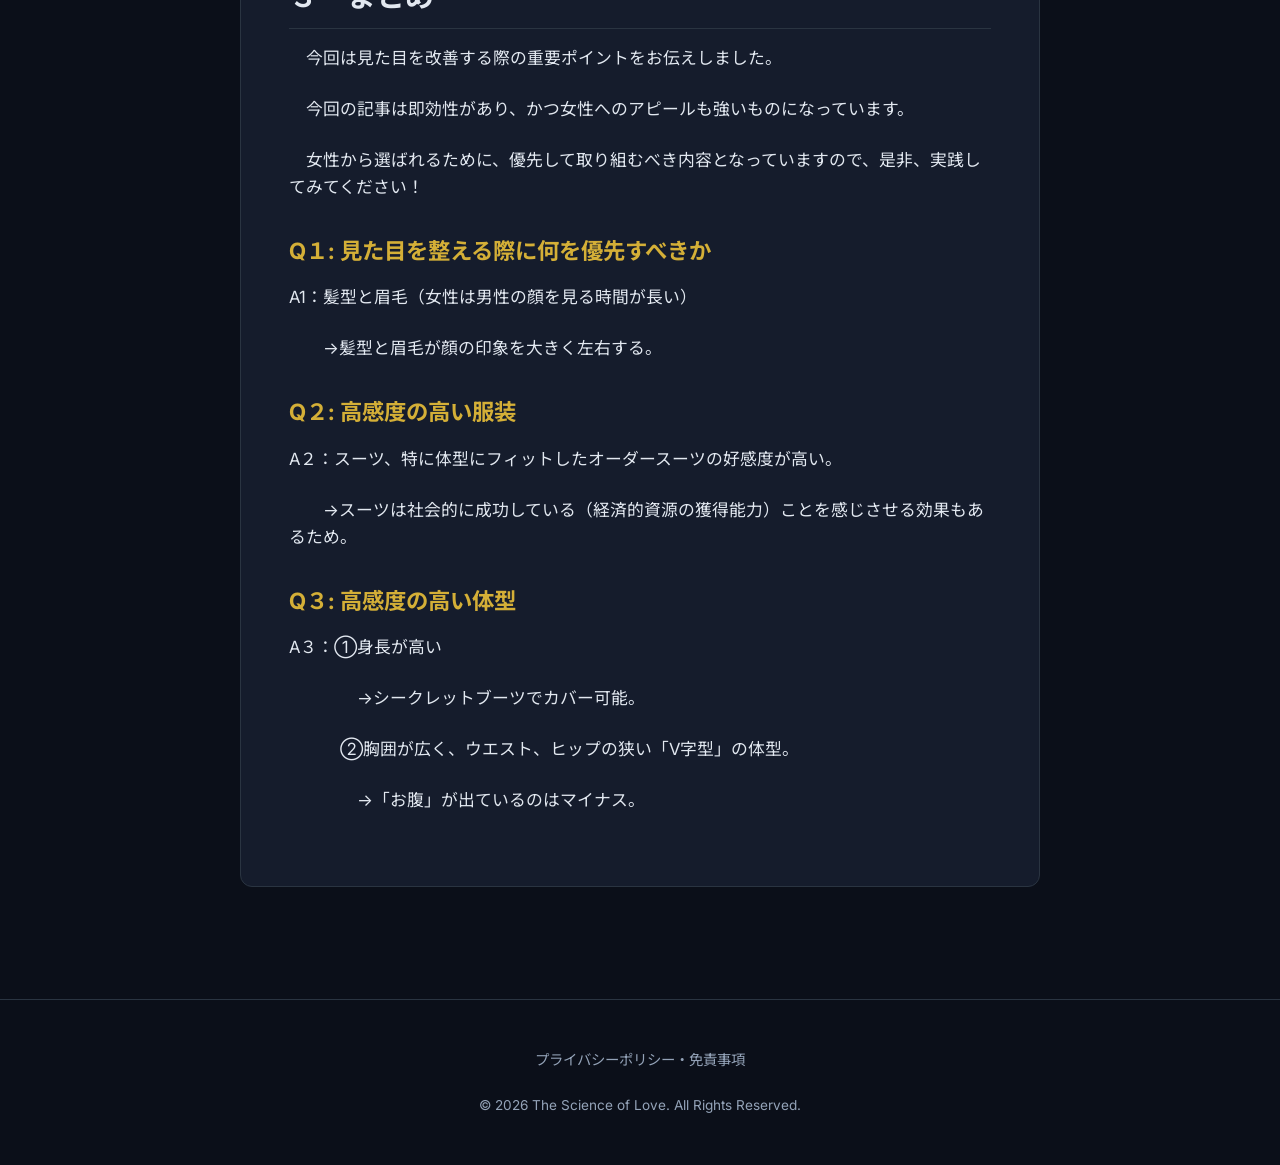
<file: colum4.html>
<!DOCTYPE html>
<html lang='ja'>
<head>
<meta charset='UTF-8'>
<meta name='viewport' content='width=device-width, initial-scale=1.0'>
<title>女性から注目される「見た目」。ここが最重要ポイント！ | The Science of Love</title>
<meta name='description' content='。'>
<link rel='canonical' href='https://dummy-user.github.io/love-blog/colum4.html'>
<meta property='og:title' content='女性から注目される「見た目」。ここが最重要ポイント！ | The Science of Love'>
<meta property='og:description' content='。'>
<meta property='og:url' content='https://dummy-user.github.io/love-blog/colum4.html'>
<meta property='og:type' content='article'>
<meta property='og:site_name' content='The Science of Love'>
<link rel='stylesheet' href='assets/css/style.css'>
</head>
<body>
<header><div class='nav-container'><a href='index.html' class='logo'>The Science of <span>Love</span></a><ul class='nav-links'><li><a href='index.html'>ホーム</a></li><li><a href='about.html'>プロフィール</a></li></ul></div></header>
<main class='container'><article class='article-content'><div class='article-header'><h1>女性から注目される「見た目」。ここが最重要ポイント！</h1><div class='article-meta'>2026年04月18日 | <span style='color: var(--accent-gold);'>未分類</span></div></div><img src='assets/images/colum4.png' class='eye-catch'>
<p></p>



<h2 class="wp-block-heading"><strong>１　</strong>はじめに</h2>



<p>　<a href="https://wp408049.wpx.jp/colum2/">前回の記事</a>で、女性がどのような男性を（無意識に）選んでいるのかを詳しく紹介しました。<br>　女性は主に３つの要素（①良い遺伝子、②資源の獲得能力、③子育ての支援）を持っている男性を探しています。ですが、相手の男性がその３つを持っているかを見極めるには時間がかかります。女性の時間は若い時間はとても貴重なため、手っ取り早く「モテているか（モテそうか）」どうかで、男としてアリかナシかを判断しています。</p>



<p>　そのため、まずは「モテているか（モテそうか）」に見えることが大事です。ここをクリアできなければ女性から選ばれるのは難しくなります。<br>　</p>



<h3 class="wp-block-heading"><strong>２　モテそうに見えるために</strong></h3>



<p>　モテそうに見えるためには、やっぱり「見た目」は大事です。</p>



<p>　第一印象で「なし」とならないために、ここはクリアしないといけません。ただ、見た目の話になると「イケメンしか無理なのでは…」と思う方も多いと思いますが、きちんと身だしなみを整えることでかなりカバーできます。</p>



<p>　特に大事なものをお伝えします。</p>



<h4 class="wp-block-heading">〇　髪型と眉毛を整える。</h4>



<p>　　女性が男性のどの部分に注目しているかを示した研究結果があります。</p>



<p>　【女性が男性のどこを見ているかの研究結果】</p>



<p>　女性は男性の上半身に注目しており、特に初期段階では頭（顔）とお腹に注目しているという研究結果です。<br>　</p>



<blockquote class="wp-block-quote">
<p>（これは、視覚的魅力処理の初期段階では、男性の身体の他の身体的特徴を考慮する前に、頭部と腹部が重要な部位であることを示唆している。さらに、注視時間の結果も同様のパターンを示しており、女性の視覚的注意は頭部、胸部、腹部に向けられていた。）</p>



<p><br>This suggests that, upon the initial stage of visual attraction processing, the head and midriff are crucial areas that must be carefully examined before considering other physical characteristics of the man’s body. Moreover, gaze duration results showed similar patterns; women’s visual attention was directed toward the head, chest, and midriff.</p>



<p>引用元_<a href="https://pmc.ncbi.nlm.nih.gov/articles/PMC10480951/#section17-1474704917690741:~:text=This%20suggests%20that%2C%20upon,head%2C%20chest%2C%20and%20midriff." target="_blank" rel="noreferrer noopener">An Eye Tracking Examination of Men’s Attractiveness by Conceptive Risk Women＿National Library of Medicine＿2017 Jan 31</a></p>



<p>　</p>
</blockquote>



<p></p>



<p>　やはり顔の注目度は高いです。</p>



<p><br>　特に重要なのは髪型と目元です。</p>



<p>　髪型は第一印象を大きく左右しますので、妥協してはいけません。</p>



<p>　おすすめは美容院で流行りの髪型をオーダーすることです。</p>



<p>　また、日常的に自分で整えられるようにしておくことが大事です。</p>



<p>　髪型は顔の形によって、似合う似合わないものがありますので、自分の顔の形に合うものを選んでください。</p>



<p>　【女性が男性のどの部分を長く見ているかの研究】</p>



<blockquote class="wp-block-quote">
<p>（女性が男性の顔を評価した場合は、目(p &lt; 0.001)と髪(p = 0.002)への注視時間の増加が高い魅力の評価と最も強く相関していたことが示唆された。）</p>



<p><br>whereas when females assessed male faces, increased fixation at the eyes (p &lt; 0.001) and hair (p = 0.002) were most strongly associated with high ratings of attractiveness.</p>



<p>引用元_<a href="https://pmc.ncbi.nlm.nih.gov/articles/PMC10480951/#section17-1474704917690741:~:text=This%20suggests%20that%2C%20upon,head%2C%20chest%2C%20and%20midriff." target="_blank" rel="noreferrer noopener">An Eye Tracking Examination of Men’s Attractiveness by Conceptive Risk Women＿National Library of Medicine＿2017 Jan 31</a>　　</p>
</blockquote>



<p></p>



<p>　【顔の形と似合う髪型】</p>



<p>　　「ひし型」を作るのが綺麗な髪型のコツと言われています。</p>



<p>　　顔の形に合わせて「ひし形」を作っていきましょう。</p>



<blockquote class="wp-block-quote">
<p></p>



<p>顔型は本当に人それぞれなので一概には言えませんが、綺麗に見える黄金比率のシルエットがこちら。</p>



<p>縦横3：2の菱形シルエット（ダイヤモンドシルエット）。</p>



<p>基本的には卵型のシルエットで、丸みのあるやや菱形シルエット。</p>



<p>引用元_<a href="https://37hair.space/face-magazine/#index_id3:~:text=%E9%A1%94%E5%9E%8B%E3%81%AF%E6%9C%AC%E5%BD%93%E3%81%AB,%E3%81%82%E3%82%8B%E3%82%84%E3%82%84%E8%8F%B1%E5%BD%A2%E3%82%B7%E3%83%AB%E3%82%A8%E3%83%83%E3%83%88%E3%80%82" target="_blank" rel="noreferrer noopener">【メンズ】自分に似合う髪型は？丸顔、ベース、面長、逆三角形、卵型にわけて美容師が解説！_37.0〜tida  サンジュウナナドシーティダ_2025年10月18日</a>　　</p>



<p></p>
</blockquote>



<p>　目元に関して言うと、眉毛がかなりの重要ポイントになります。</p>



<p>　失敗するとかなり目立ってしまうので、形を整える際には注意した方が良いのですが、「眉毛の長さをそろえる」、「眉毛の流れにそってコーム（櫛）を当てて流れを整える」、「眉毛付近のムダ毛を抜く」だけでもかなり印象が変わります</p>



<h4 class="wp-block-heading">　〇　きちんとしたファッション</h4>



<p>　ファッションの流行りはありますが、奇抜なものは避けた方が良いでしょう。</p>



<p>　鉄板なのはスーツです。　</p>



<p>　スーツを着ている男性とカジュアルな衣服を着ている男性の魅力を比較した実験があります。</p>



<p>　【スーツとカジュアルの魅力の研究】</p>



<blockquote class="wp-block-quote">
<p>（結果は圧倒的だった。調査対象となった女性の80％が、スーツを着た男性の方が魅力的だと感じた。さらに、スーツ姿の男性は、普段着の男性よりも平均して6％魅力的だと感じた。</p>



<p>しかし、結果はそれだけにとどまらなかった。</p>



<p>私たちはデータをさらに分析し、スーツを着た男性を最も魅力的だと感じた女性は誰なのかを特定しました。その結果は興味深いものでした…。</p>



<p>若い女性たちは特にスーツを着た男性との交際に興味を持っていることが明らかになった。彼女たちは、同じ男性でもスーツを着ている方が12%も魅力的だと感じていた。）</p>



<p><br>The results were a landslide. 80% of the women surveyed found the man in the suit more attractive. Moreover, they found the man, on average, 6% more attractive in his suit than in his casual clothes.</p>



<p>But the results didn’t stop there.</p>



<p>We analysed the data further to identify which women found the men in suits most attractive. The results were interesting…</p>



<p>It became clear that the younger women were particularly interested in dating the man in the suit. They found the same man as high as 12% more attractive in his suit.</p>



<p>引用元_<a href="https://kingandallen.co.uk/journal/article/do-men-look-sexier-in-suits-we-discover-the-truth/#:~:text=The%20results%20were,in%20his%20suit." target="_blank" rel="noreferrer noopener">Do men look sexier in suits? We discover the truth…＿King &amp; Allen Limited＿22 December 2016</a>　　</p>
</blockquote>



<p>　スーツ自体がオシャレということもありますが、スーツを着ている男性は社会的地位が高い（＝ちゃんとした仕事をしている＝経済的に安定している=②資源の獲得能力が高い）という評価をされるため、恋愛ではとても有利です。これは女性は経済的に安定している男性と付き合いたい（結婚したい）と本能的に感じるためです。</p>



<p>　また、特にスーツの中でも体型に合ったオーダースーツの好感度が高くなっています。</p>



<p>　【スーツの違いによる魅力度の研究】</p>



<p>　（オーダーメイドのスーツと既製服のスーツを着用した姿の男性の魅力度（自信、成功、信頼性、給与、柔軟性）を女性が5段階で評価する研究です）</p>



<blockquote class="wp-block-quote">
<p>（男性は、オーダーメイドのスーツを着た写真では、信頼性以外のすべての属性において、より肯定的な評価を受けた。）</p>



<p><br>The man was rated more positively on all attributes apart from trustworthiness when pictured in the bespoke suit.&nbsp;</p>



<p>引用元_<a href="https://www.emerald.com/jfmm/article-abstract/17/1/38/208591/The-influence-of-clothing-on-first?redirectedFrom=fulltext#:~:text=The%20man%20was%20rated%20more%20positively%20on%20all%20attributes%20apart%20from%20trustworthiness%20when%20pictured%20in%20the%20bespoke%20suit." target="_blank" rel="noreferrer noopener">The influence of clothing on first impressions:_Emerald Publishing_February 22 2013</a>　　</p>
</blockquote>



<p>　身体にフィットしたスーツを着ることによって、更に体型が良く見えます。</p>



<p>　オーダースーツでも安く買える店がありますので、是非試してみてください。</p>



<p></p>



<p></p>



<h4 class="wp-block-heading">　〇　体型（スタイル）が良い</h4>



<p>　体型の話で言えば、予想どおり身長が高い男性は有利です。</p>



<p id="block-cd64b170-f35b-4991-8e97-d75e67018550">　【身長が高い男性の評価】</p>



<blockquote class="wp-block-quote">
<p id="block-8d9978c4-ea7a-40ca-a7e9-d18b4143c7a2">（ここで観察された男女それぞれの身長に対する絶対的な好みは、評価者が平均より背の高い男性と平均より背の低い女性を好む傾向があり、最も一貫して、非常に背が低いまたは非常に背が高い男女の配偶者を好まない傾向があることを裏付けています）</p>



<p id="block-f8d35070-2b22-472d-bdbe-32cc0e48079d"><br>The absolute height preferences of each sex observed here support a general tendency for raters to prefer taller-than-average men and shorter-than-average women and, most consistently, to dis-prefer mates of either sex that exhibit a very short or very tall stature</p>



<p id="block-060a997e-13cd-4da6-aa37-6e0bd1ecc55a">引用元_<a href="https://pmc.ncbi.nlm.nih.gov/articles/PMC9454610/#sec7:~:text=The%20absolute%20height%20preferences%20of%20each%20sex%20observed%20here%20support%20a%20general%20tendency%20for%20raters%20to%20prefer%20taller%2Dthan%2Daverage%20men%20and%20shorter%2Dthan%2Daverage%20women%20and%2C%20most%20consistently%2C%20to%20dis%2Dprefer%20mates%20of%20either%20sex%20that%20exhibit%20a%20very%20short%20or%20very%20tall%20stature" target="_blank" rel="noreferrer noopener">Assortative mate preferences for height across short-term and long-term relationship contexts in a cross-cultural sample_National Library of Medicine_2022 Aug 25</a>　　</p>
</blockquote>



<p id="block-16f34386-e5cd-4178-9561-363b5d487eb2">　もっと直接的な、身長の違いによる生殖の成功率（子供の数）に関する研究もあります。</p>



<p id="block-cd64b170-f35b-4991-8e97-d75e67018550">　【身長の違いによる子供の数の評価】</p>



<blockquote class="wp-block-quote">
<p id="block-8d9978c4-ea7a-40ca-a7e9-d18b4143c7a2">（男性の場合、身長は生殖成功に曲線的な影響を与え、平均より背の高い男性は、出生した子供の数と生存した子供の数の両方が多かった。</p>



<p>For men, there was a curvilinear effect of height on reproductive success, with taller than average men producing both a larger number of ever born children and more surviving children.</p>



<p id="block-8d9978c4-ea7a-40ca-a7e9-d18b4143c7a2"></p>



<p id="block-060a997e-13cd-4da6-aa37-6e0bd1ecc55a">引用元_<a href="https://royalsocietypublishing.org/rspb/article/282/1806/20150211/84240/Does-natural-selection-favour-taller-stature-among#:~:text=For%20men%2C%20there%20was%20a%20curvilinear%20effect%20of%20height%20on%20reproductive%20success%2C%20with%20taller%20than%20average%20men%20producing%20both%20a%20larger%20number%20of%20ever%20born%20children%20and%20more%20surviving%20children" target="_blank" rel="noreferrer noopener">Does natural selection favour taller stature among the tallest people on earth? _The Royal Society_07 May 2015</a>　　</p>
</blockquote>



<p>（女性が身長の高い男性に惹かれやすいのは、狩猟時代に背の高い男性は狩の時や木の実を取ったりする時に有利だったことの名残りだと思われます。現代の生活の中では身長が高いことのメリットはほとんどなく、）</p>



<p>　身長を伸ばすことは難しいですが、シークレットブーツを履くことで、かなりカバーできます。　</p>



<p></p>



<p>　また、先ほどの研究結果でもありましたが、女性が注目する部位の中で、「お腹」が高くなっています。</p>



<p>　男性の体型は、脅威が広くウエストとヒップが狭い「V字型」の体型の好感度が高く、なっています。そのため、「お腹」が出ているのは、恋愛においてはマイナスに働きます。</p>



<p>　【お腹が出ている男性の評価】</p>



<blockquote class="wp-block-quote">
<p id="block-0d4ee57f-1127-4aae-91a9-9ca5a36162a2">（男性の理想の体型は、胸囲が（実際の体型に比べて）増加し、ウエストとヒップが減少することで、V字型の体型になる。これまでの研究でも、男性は実際の体型よりも筋肉質な体型を好むことが示唆されている[31]、[67]～[69]。V字型の体型は、上半身の強さを示すため、男性の魅力度判断の重要な予測因子であると示唆されている[8]、[10]、[30]、[31]、[70]。）</p>



<p id="block-e8169a85-1858-47bd-8af4-8f16dd99fff0"><br>The male participant’s ideal body shows an increase in chest circumference (relative to their actual body) and a reduction in the waist and hips to produce a V-shaped upper body. Previous studies have also suggested that men prefer a body that is more muscular than the one they actually possess [31], [67]–[69]. It is suggested that a v-shaped upper body is a key predictor of male attractiveness judgements because this indicates upper body strength [8], [10], [30], [31], [70].</p>



<p id="block-465e15ba-fd3f-4317-8337-6a3e8765e813">引用元_<a href="https://pmc.ncbi.nlm.nih.gov/articles/PMC3510069/#:~:text=The%20male%20participant%E2%80%99s,%5B70%5D." target="_blank" rel="noreferrer noopener">What Is an Attractive Body? Using an Interactive 3D Program to Create the Ideal Body for You and Your Partner_National Library of Medicine_ 2012 Nov 29</a>　　</p>
</blockquote>



<p id="block-28ddbb24-d610-4056-8345-539f863205c6">　腹部に脂肪の多い、いわゆる「メタボ」の男性は精子の質、テストステロンが有意に低くなるという研究結果もあります。</p>



<p>【メタボの男性の生殖能力の研究】</p>



<blockquote class="wp-block-quote">
<p id="block-0d4ee57f-1127-4aae-91a9-9ca5a36162a2">（メタボリックシンドローム群では、精子濃度 ( P =.0026)、総精子数 ( P =.0034)、総運動率 ( P =.0291)、精子生存率 (P =.002) 、遊離テストステロンレベル ( P = .0093)、および遊離プロゲステロンレベル ( P =.0130) が有意に低くなりました。）</p>



<p id="block-e8169a85-1858-47bd-8af4-8f16dd99fff0"><br>The metabolic syndrome group had significantly lower sperm concentrations (P=.0026), total sperm counts (P=.0034), total motility (P=.0291), sperm vitality (P=.002), free testosterone levels (P=.0093), and free progesterone levels (P=.0130).</p>



<p id="block-465e15ba-fd3f-4317-8337-6a3e8765e813">引用元_<a href="https://www.sciencedirect.com/science/article/pii/S0015028223019350#:~:text=The%20metabolic%20syndrome%20group%20had%20significantly%20lower%20sperm%20concentrations%20(P%3D.0026)%2C%20total%20sperm%20counts%20(P%3D.0034)%2C%20total%20motility%20(P%3D.0291)%2C%20sperm%20vitality%20(P%3D.002)%2C%20free%20testosterone%20levels%20(P%3D.0093)%2C%20and%20free%20progesterone%20levels%20(P%3D.0130)." target="_blank" rel="noreferrer noopener">What Is an Attractive Body? Using an Interactive 3D Program to Create the Ideal Body for You and Your The impact of obesity and metabolic health on male fertility: a systematic review_ ScienceDirect_December 2023</a>　　</p>
</blockquote>



<p id="block-28ddbb24-d610-4056-8345-539f863205c6">　女性は男性の生殖能力を、お腹でも判断していると思われます。。</p>



<p id="block-28ddbb24-d610-4056-8345-539f863205c6">　ただ、お腹を引っ込めるためには、運動や食事制限など結構時間と労力がかかります。運動は体型を良くする他にも血色が良くなる等メリットは多いのですが、時間と労力を考えると、その他の取り組みを優先した方が良いと思います。<br>　</p>



<h2 class="wp-block-heading"><strong>３　</strong>まとめ</h2>



<p>　今回は見た目を改善する際の重要ポイントをお伝えしました。</p>



<p>　今回の記事は即効性があり、かつ女性へのアピールも強いものになっています。</p>



<p>　女性から選ばれるために、優先して取り組むべき内容となっていますので、是非、実践してみてください！</p>



<h3 class="wp-block-heading"><strong>Q１: </strong>見た目を整える際に何を優先すべきか</h3>



<p>A1：髪型と眉毛（女性は男性の顔を見る時間が長い）</p>



<p>　　→髪型と眉毛が顔の印象を大きく左右する。</p>



<h3 class="wp-block-heading"><strong>Q２: </strong>高感度の高い服装</h3>



<p>A２：スーツ、特に体型にフィットしたオーダースーツの好感度が高い。</p>



<p>　　→スーツは社会的に成功している（経済的資源の獲得能力）ことを感じさせる効果もあるため。</p>



<h3 class="wp-block-heading"><strong>Q３: </strong>高感度の高い体型</h3>



<p>A３：①身長が高い</p>



<p>　　　　→シークレットブーツでカバー可能。</p>



<p>　　　②胸囲が広く、ウエスト、ヒップの狭い「V字型」の体型。</p>



<p>　　　　→「お腹」が出ているのはマイナス。</p>
</article></main><footer><div class='footer-links'><a href='privacy.html'>プライバシーポリシー・免責事項</a></div><p class='copyright'>&copy; 2026 The Science of Love. All Rights Reserved.</p></footer></body></html>
</file>
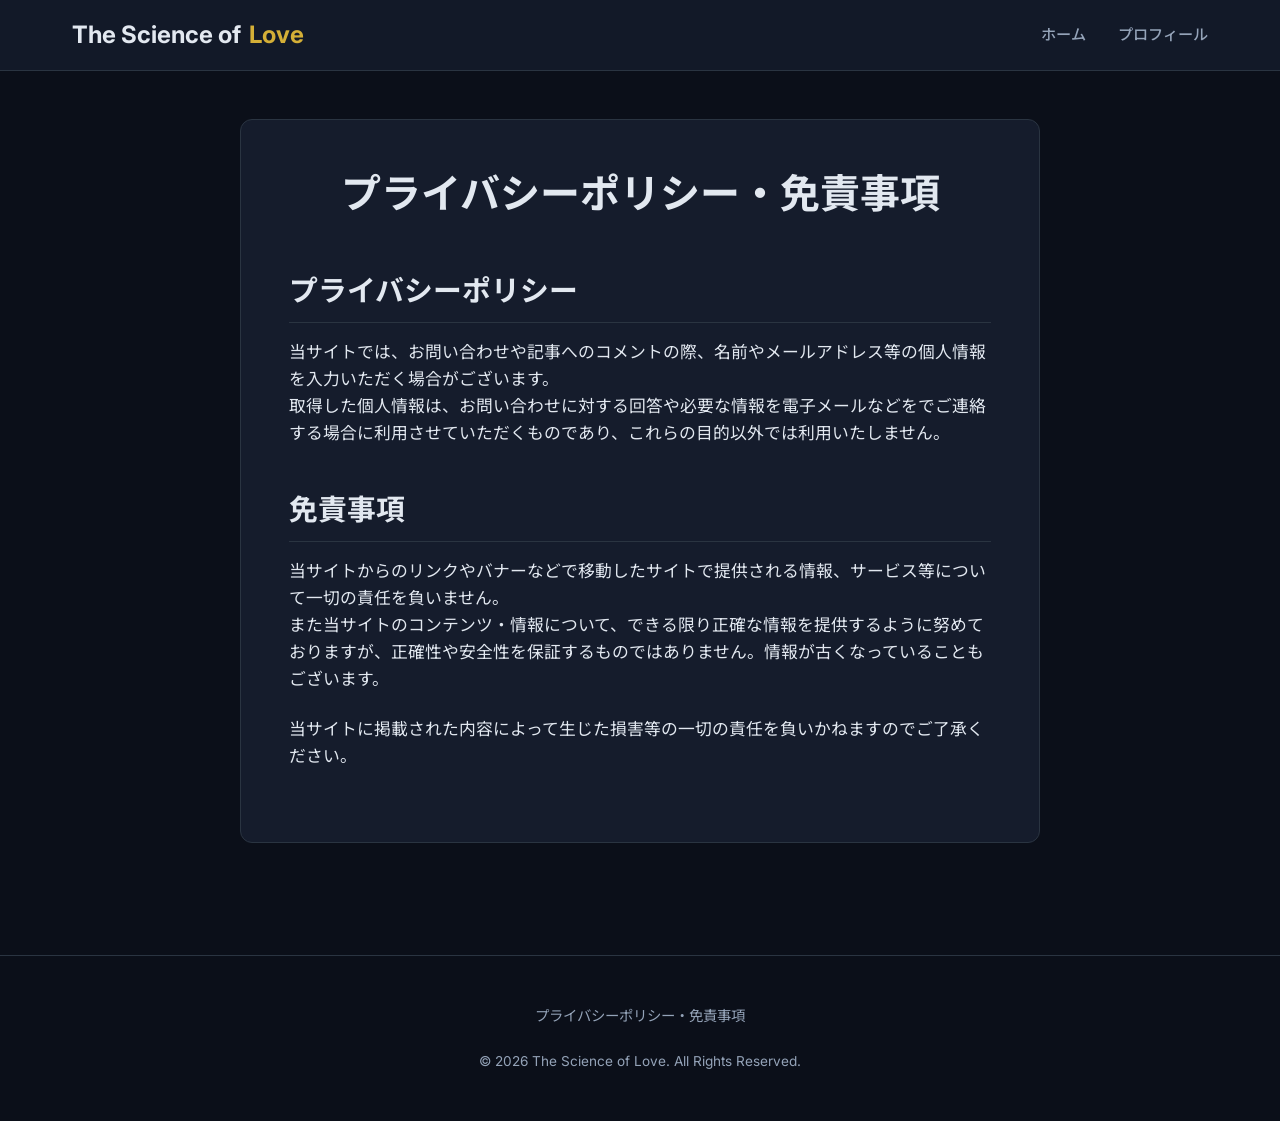
<file: privacy.html>
<!DOCTYPE html>
<html lang='ja'>
<head>
<meta charset='UTF-8'>
<meta name='viewport' content='width=device-width, initial-scale=1.0'>
<title>プライバシーポリシー・免責事項 | The Science of Love</title>
<meta name='description' content='当ブログのプライバシーポリシーおよび免責事項です。'>
<link rel='stylesheet' href='assets/css/style.css'>
</head>
<body>
<header><div class='nav-container'><a href='index.html' class='logo'>The Science of <span>Love</span></a><ul class='nav-links'><li><a href='index.html'>ホーム</a></li><li><a href='about.html'>プロフィール</a></li></ul></div></header>
<main class='container'>
  <article class='article-content'>
    <div class='article-header'>
      <h1>プライバシーポリシー・免責事項</h1>
    </div>
    <h2>プライバシーポリシー</h2>
    <p>当サイトでは、お問い合わせや記事へのコメントの際、名前やメールアドレス等の個人情報を入力いただく場合がございます。<br>取得した個人情報は、お問い合わせに対する回答や必要な情報を電子メールなどをでご連絡する場合に利用させていただくものであり、これらの目的以外では利用いたしません。</p>
    <h2>免責事項</h2>
    <p>当サイトからのリンクやバナーなどで移動したサイトで提供される情報、サービス等について一切の責任を負いません。<br>また当サイトのコンテンツ・情報について、できる限り正確な情報を提供するように努めておりますが、正確性や安全性を保証するものではありません。情報が古くなっていることもございます。</p>
    <p>当サイトに掲載された内容によって生じた損害等の一切の責任を負いかねますのでご了承ください。</p>
  </article>
</main>
<footer><div class='footer-links'><a href='privacy.html'>プライバシーポリシー・免責事項</a></div><p class='copyright'>&copy; 2026 The Science of Love. All Rights Reserved.</p></footer>
</body>
</html>
</file>
<file: assets/css/style.css>
@import url('https://fonts.googleapis.com/css2?family=Inter:wght@300;400;600;700&family=Noto+Sans+JP:wght@300;400;500;700&display=swap');

:root {
  --bg-color: #0B0F19; /* Deep Navy Dark */
  --surface-color: #151C2C; /* Lighter Navy */
  --text-primary: #E2E8F0;
  --text-secondary: #94A3B8;
  --accent-gold: #D4AF37; /* Premium Gold */
  --accent-gold-hover: #F3E5AB;
  --border-color: #2A3441;
  --shadow-sm: 0 4px 6px -1px rgba(0, 0, 0, 0.5);
  --shadow-md: 0 10px 15px -3px rgba(0, 0, 0, 0.5);
  --transition: all 0.3s ease;
}

* {
  margin: 0;
  padding: 0;
  box-sizing: border-box;
}

body {
  background-color: var(--bg-color);
  color: var(--text-primary);
  font-family: 'Inter', 'Noto Sans JP', sans-serif;
  line-height: 1.6;
  -webkit-font-smoothing: antialiased;
}

/* Header */
header {
  background-color: rgba(21, 28, 44, 0.85);
  backdrop-filter: blur(10px);
  position: sticky;
  top: 0;
  z-index: 1000;
  border-bottom: 1px solid var(--border-color);
}

.nav-container {
  max-width: 1200px;
  margin: 0 auto;
  padding: 1rem 2rem;
  display: flex;
  justify-content: space-between;
  align-items: center;
}

.logo {
  font-size: 1.5rem;
  font-weight: 700;
  color: var(--text-primary);
  text-decoration: none;
  display: flex;
  align-items: center;
  gap: 0.5rem;
}

.logo span {
  color: var(--accent-gold);
}

.nav-links {
  display: flex;
  gap: 2rem;
  list-style: none;
}

.nav-links a {
  color: var(--text-secondary);
  text-decoration: none;
  font-weight: 500;
  font-size: 0.95rem;
  transition: var(--transition);
  position: relative;
}

.nav-links a:hover {
  color: var(--accent-gold);
}

.nav-links a::after {
  content: '';
  position: absolute;
  width: 0;
  height: 2px;
  bottom: -4px;
  left: 0;
  background-color: var(--accent-gold);
  transition: var(--transition);
}

.nav-links a:hover::after {
  width: 100%;
}

/* Hero Section */
.hero {
  padding: 6rem 2rem;
  text-align: center;
  background: linear-gradient(135deg, var(--bg-color) 0%, var(--surface-color) 100%);
  border-bottom: 1px solid var(--border-color);
}

.hero h1 {
  font-size: 3rem;
  font-weight: 700;
  margin-bottom: 1.5rem;
  background: linear-gradient(to right, #FFF, var(--accent-gold));
  -webkit-background-clip: text;
  -webkit-text-fill-color: transparent;
}

.hero p {
  font-size: 1.2rem;
  color: var(--text-secondary);
  max-width: 600px;
  margin: 0 auto;
}

/* Layout */
.container {
  max-width: 1200px;
  margin: 0 auto;
  padding: 3rem 2rem;
}

.grid {
  display: grid;
  grid-template-columns: repeat(auto-fill, minmax(320px, 1fr));
  gap: 2rem;
}

/* Article Cards */
.card {
  background-color: var(--surface-color);
  border: 1px solid var(--border-color);
  border-radius: 12px;
  overflow: hidden;
  transition: var(--transition);
  display: flex;
  flex-direction: column;
}

.card-image {
  width: 100%;
  height: 200px;
  overflow: hidden;
}

.card-image img {
  width: 100%;
  height: 100%;
  object-fit: cover;
  transition: transform 0.3s ease;
}

.card:hover .card-image img {
  transform: scale(1.05);
}

.card:hover {
  transform: translateY(-8px);
  box-shadow: var(--shadow-md);
  border-color: var(--accent-gold);
}

.card-content {
  padding: 1.5rem;
  display: flex;
  flex-direction: column;
  flex-grow: 1;
}

.card-category {
  color: var(--accent-gold);
  font-size: 0.8rem;
  font-weight: 600;
  text-transform: uppercase;
  letter-spacing: 1px;
  margin-bottom: 0.5rem;
}

.card h2 {
  font-size: 1.25rem;
  margin-bottom: 1rem;
  color: var(--text-primary);
  line-height: 1.4;
}

.card p {
  color: var(--text-secondary);
  font-size: 0.95rem;
  margin-bottom: 1.5rem;
  flex-grow: 1;
}

.card a {
  text-decoration: none;
  color: var(--text-primary);
}

.btn {
  display: inline-block;
  padding: 0.8rem 1.5rem;
  background-color: transparent;
  color: var(--accent-gold);
  border: 1px solid var(--accent-gold);
  border-radius: 6px;
  text-decoration: none;
  font-weight: 600;
  transition: var(--transition);
  text-align: center;
}

.btn:hover {
  background-color: var(--accent-gold);
  color: var(--bg-color);
}

/* Article Content Layout */
.article-header {
  text-align: center;
  max-width: 800px;
  margin: 0 auto 3rem;
}

.article-header h1 {
  font-size: 2.5rem;
  margin-bottom: 1rem;
  line-height: 1.3;
}

.article-meta {
  color: var(--text-secondary);
  font-size: 0.9rem;
}

.article-content {
  max-width: 800px;
  margin: 0 auto;
  background-color: var(--surface-color);
  padding: 3rem;
  border-radius: 12px;
  border: 1px solid var(--border-color);
  font-size: 1.05rem;
}

.eye-catch {
  width: 100%;
  max-height: 400px;
  object-fit: cover;
  border-radius: 8px;
  margin-bottom: 2rem;
}

.article-content h2 {
  font-size: 1.8rem;
  color: var(--text-primary);
  margin: 2.5rem 0 1rem;
  padding-bottom: 0.5rem;
  border-bottom: 1px solid var(--border-color);
}

.article-content h3 {
  font-size: 1.4rem;
  color: var(--accent-gold);
  margin: 2rem 0 1rem;
}

.article-content p {
  margin-bottom: 1.5rem;
}

.article-content ul, .article-content ol {
  margin-bottom: 1.5rem;
  padding-left: 1.5rem;
}

.article-content li {
  margin-bottom: 0.5rem;
}

.article-content blockquote {
  border-left: 4px solid var(--accent-gold);
  padding-left: 1rem;
  margin: 1.5rem 0;
  color: var(--text-secondary);
  font-style: italic;
  background: rgba(21, 28, 44, 0.5);
  padding: 1rem;
  border-radius: 0 8px 8px 0;
}

/* Footer */
footer {
  background-color: var(--bg-color);
  border-top: 1px solid var(--border-color);
  padding: 3rem 2rem;
  text-align: center;
  margin-top: 4rem;
}

.footer-links {
  display: flex;
  justify-content: center;
  gap: 2rem;
  margin-bottom: 1.5rem;
}

.footer-links a {
  color: var(--text-secondary);
  text-decoration: none;
  font-size: 0.9rem;
  transition: var(--transition);
}

.footer-links a:hover {
  color: var(--accent-gold);
}

.copyright {
  color: var(--text-secondary);
  font-size: 0.85rem;
}

/* Responsive */
@media (max-width: 768px) {
  .nav-links {
    display: none; /* Add mobile menu later if needed */
  }
  
  .hero h1 {
    font-size: 2.2rem;
  }
  
  .article-content {
    padding: 1.5rem;
  }
}
</file>
